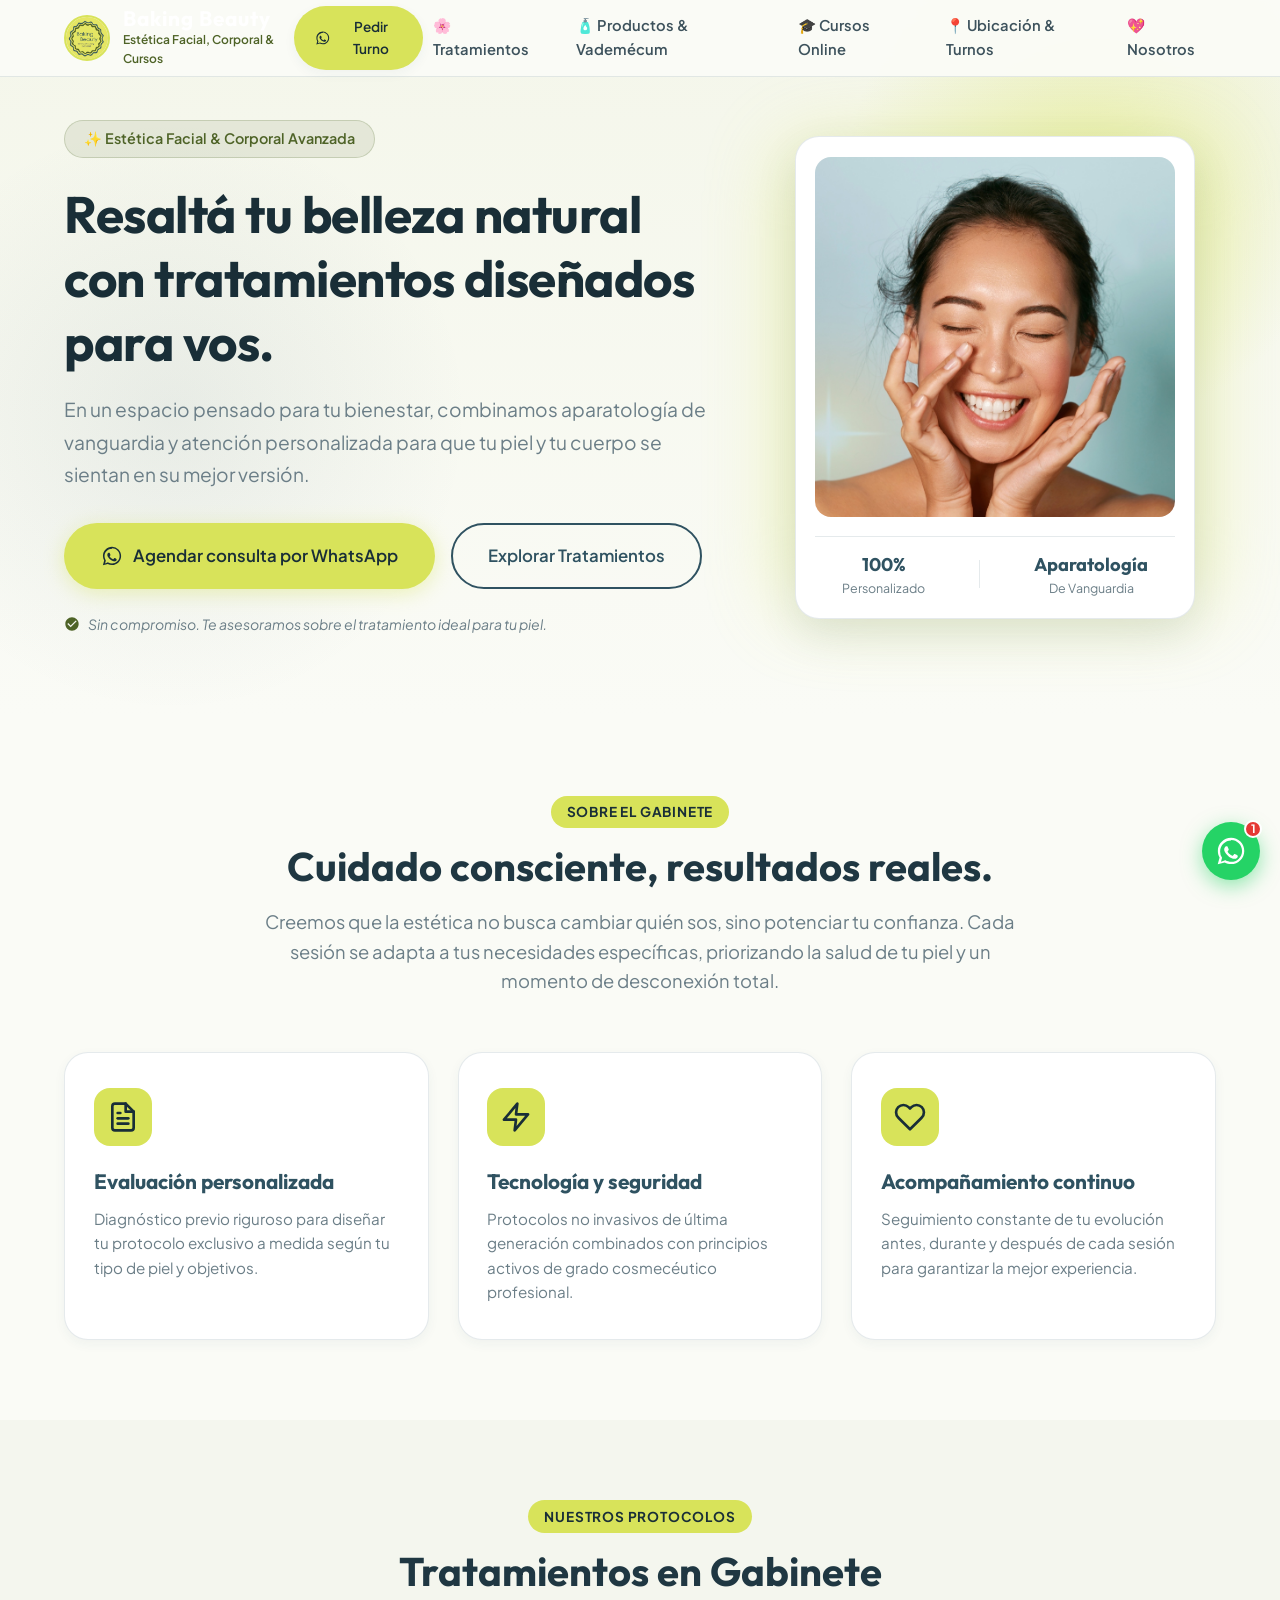
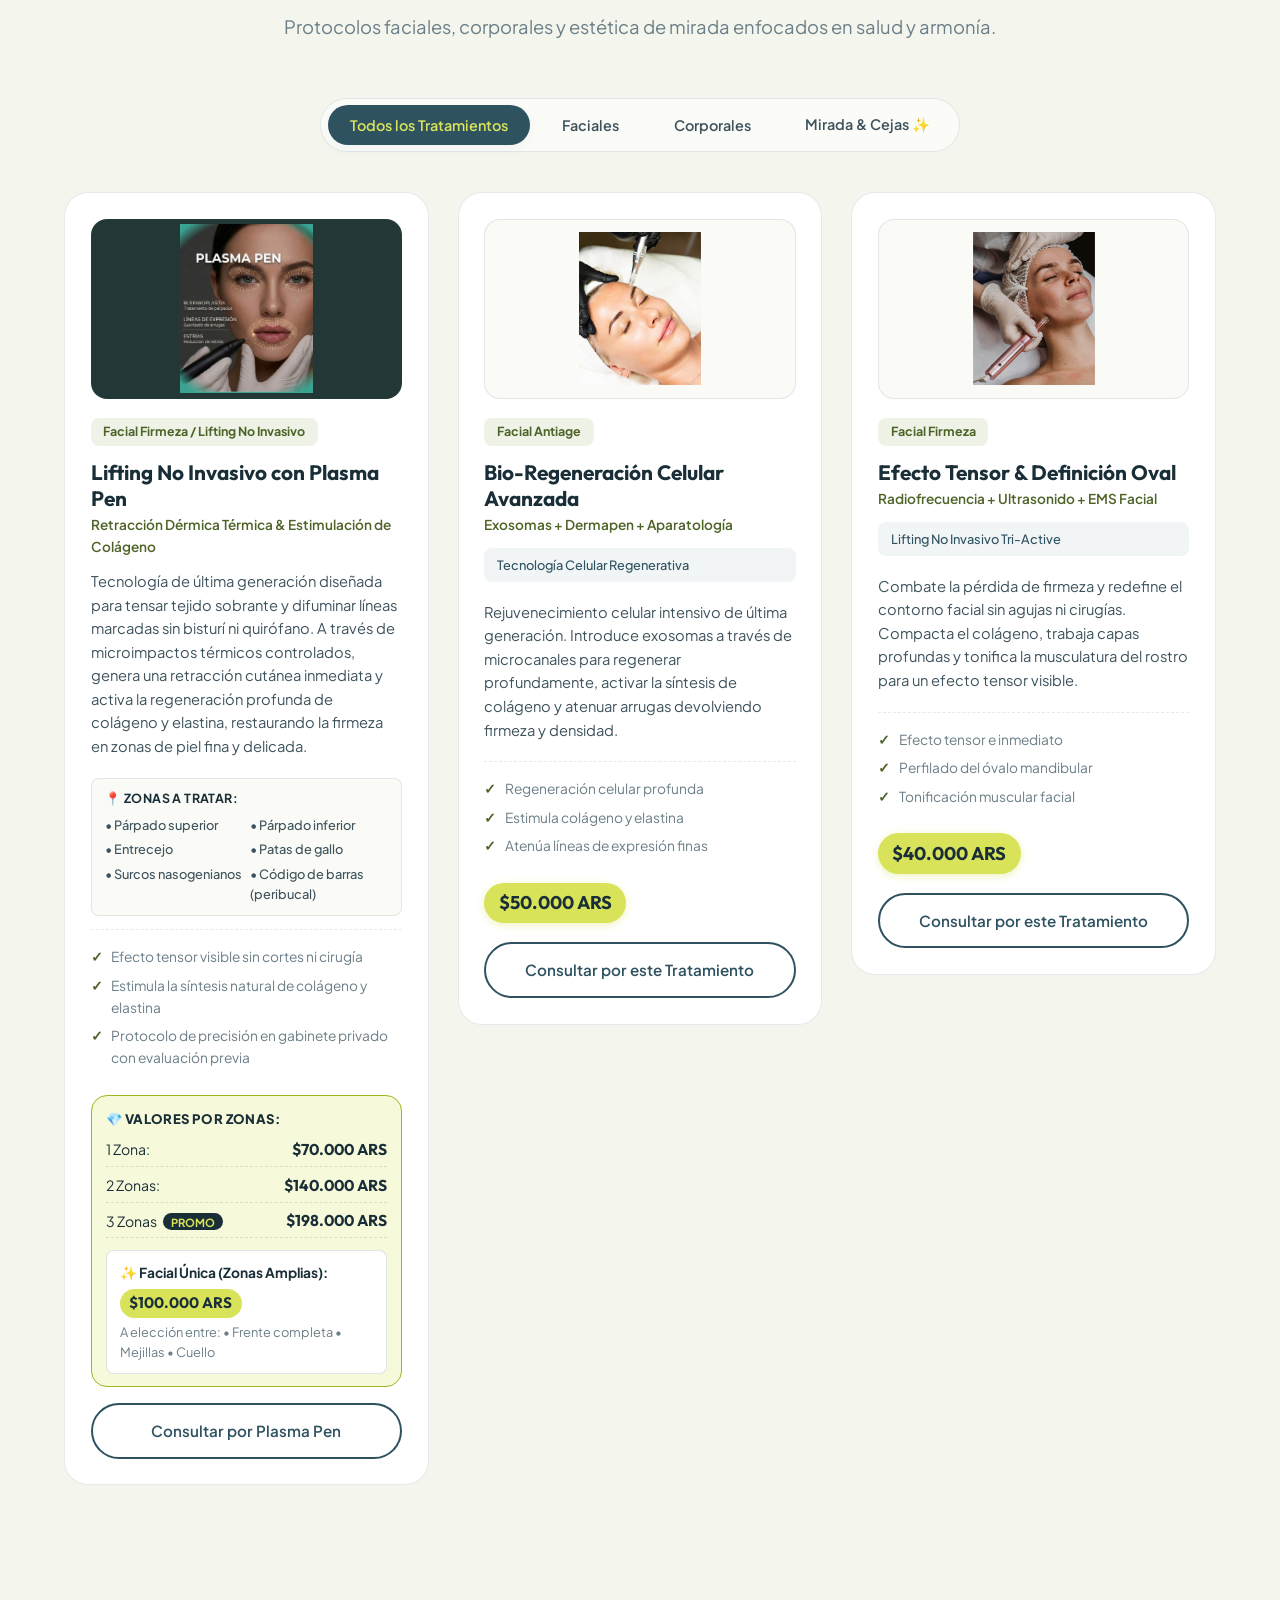
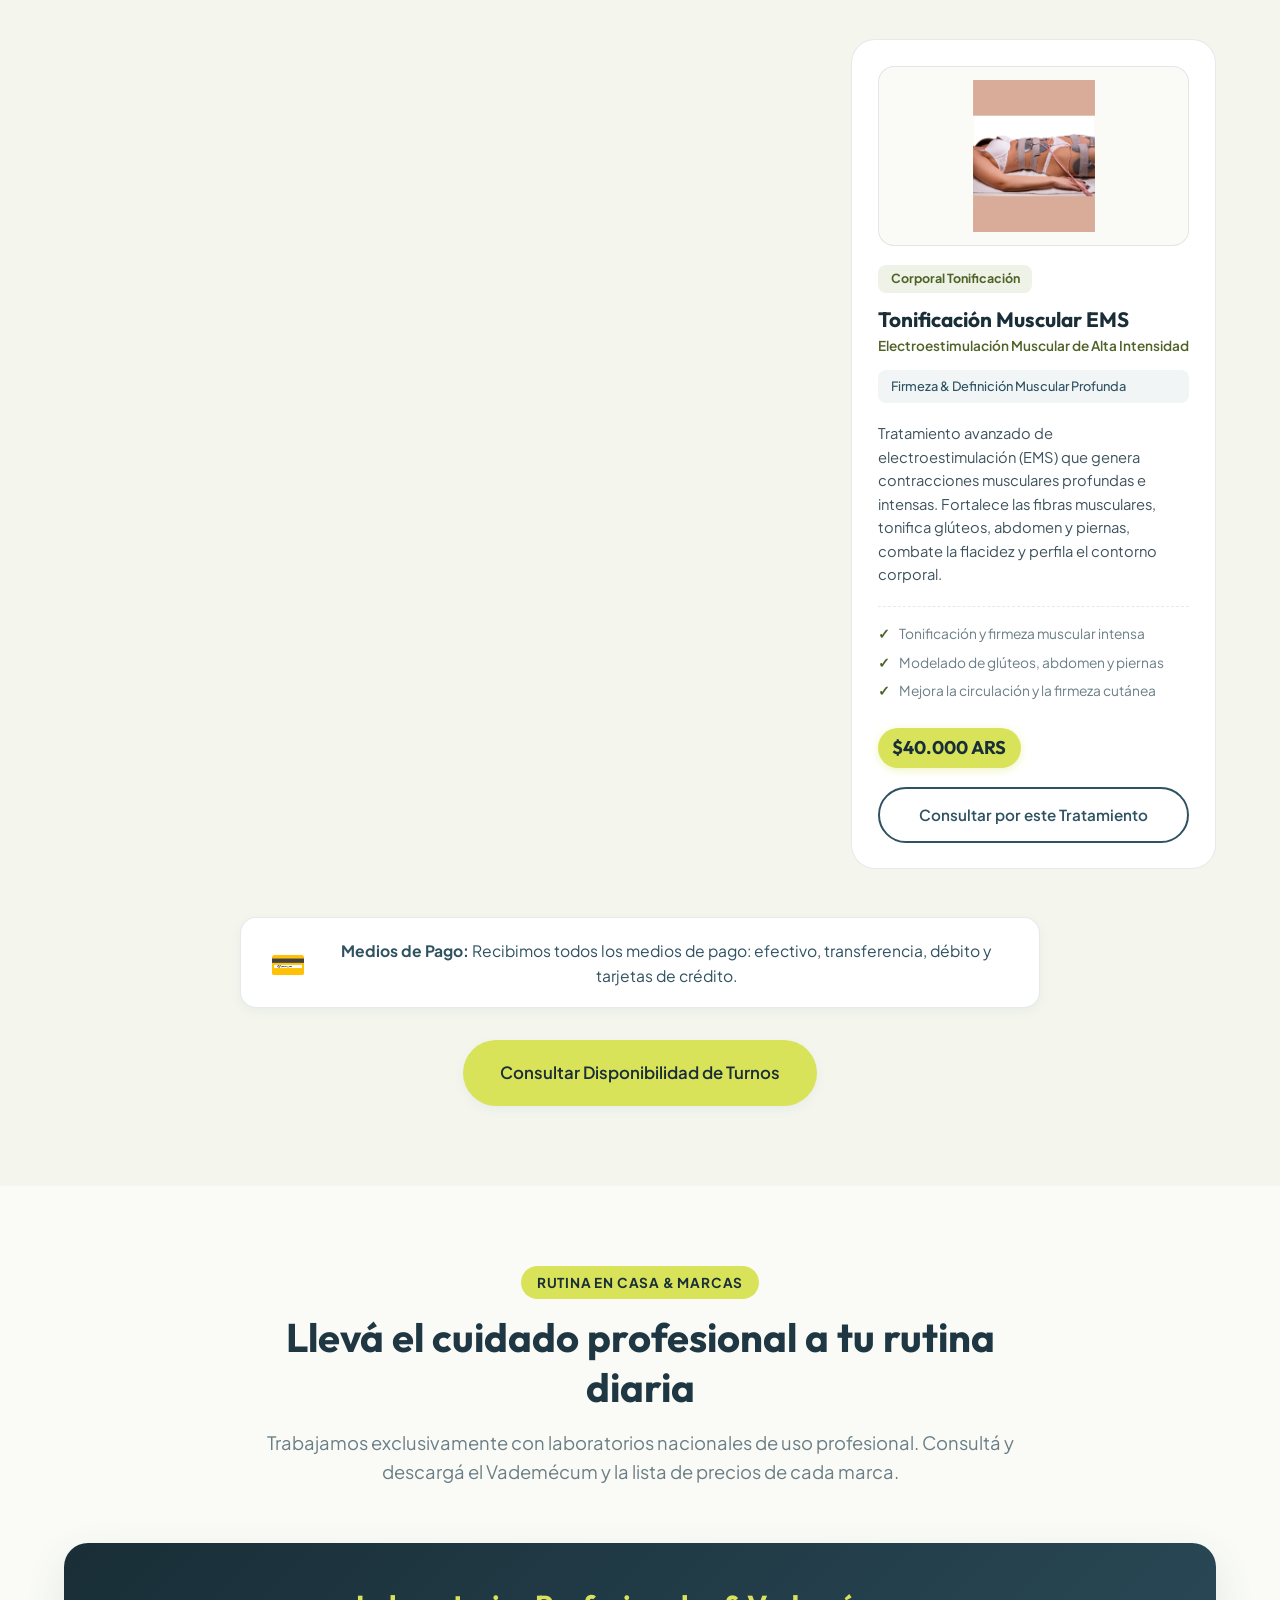
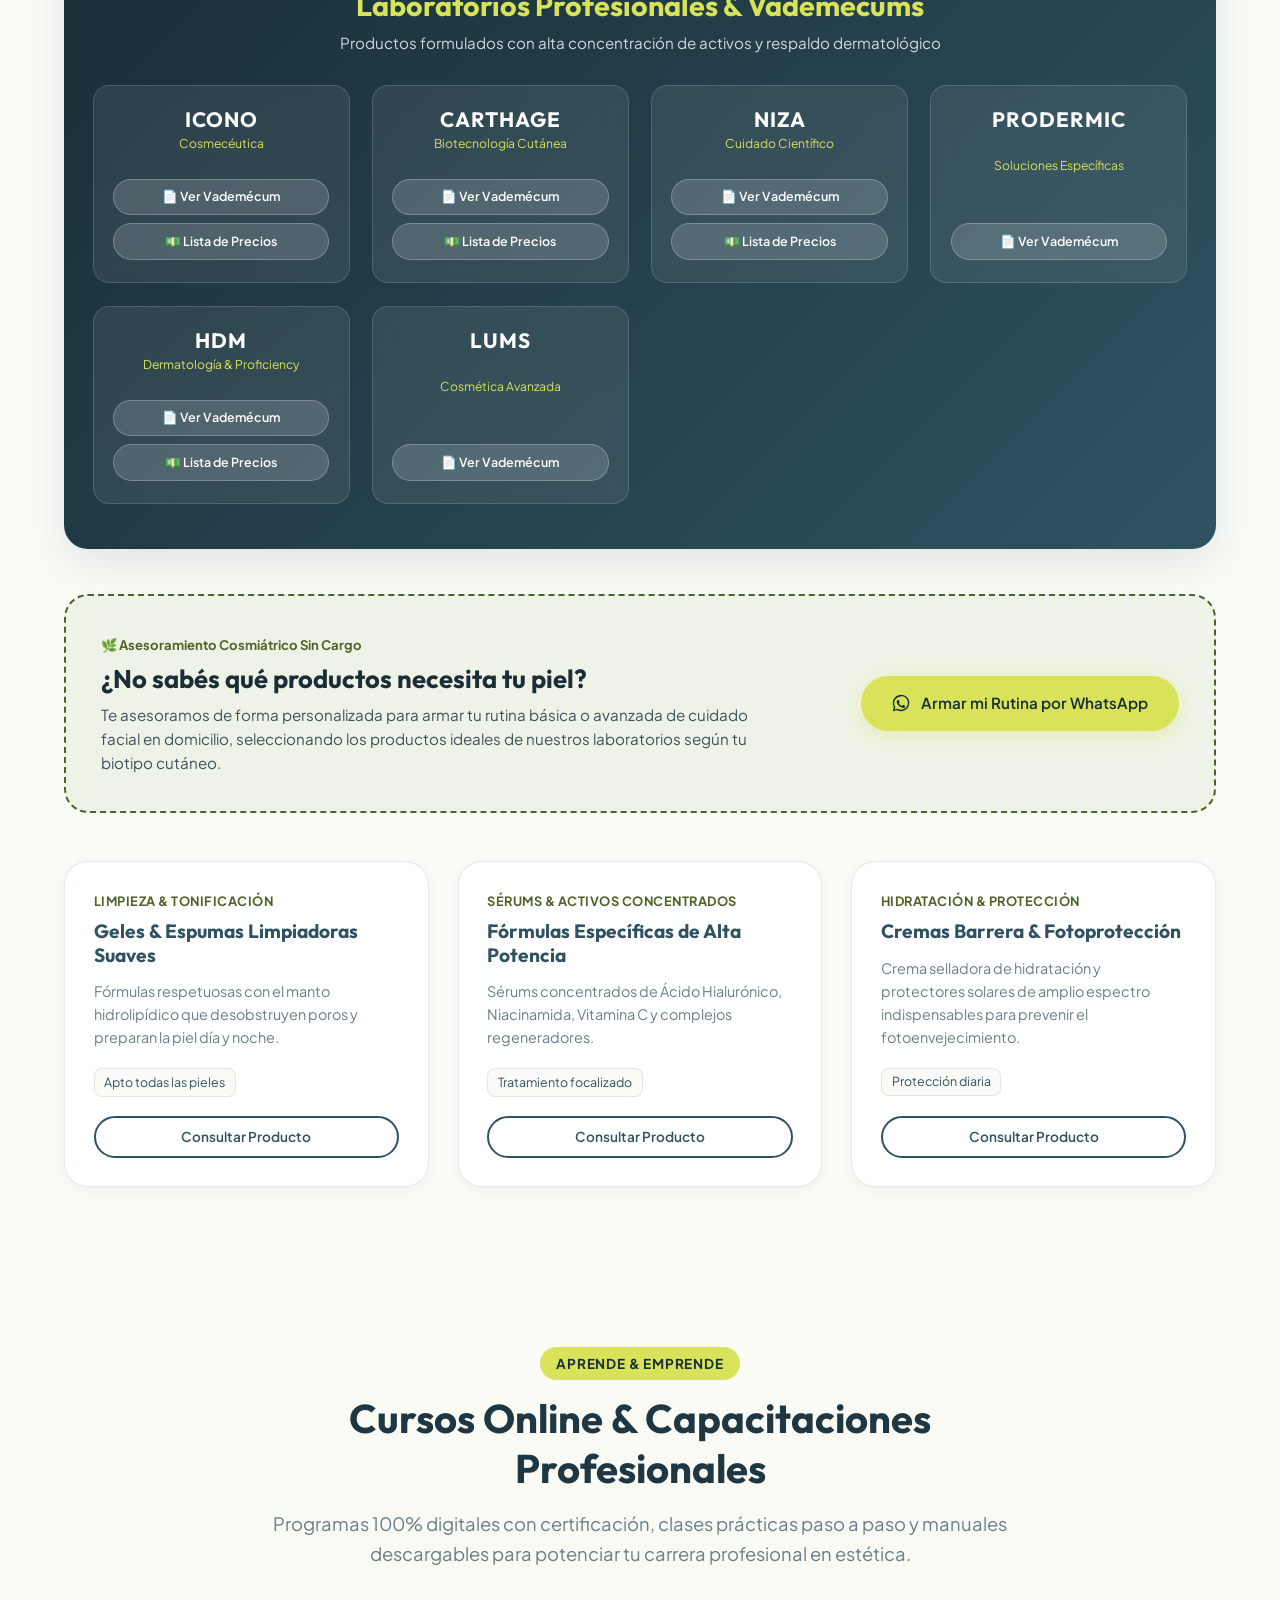
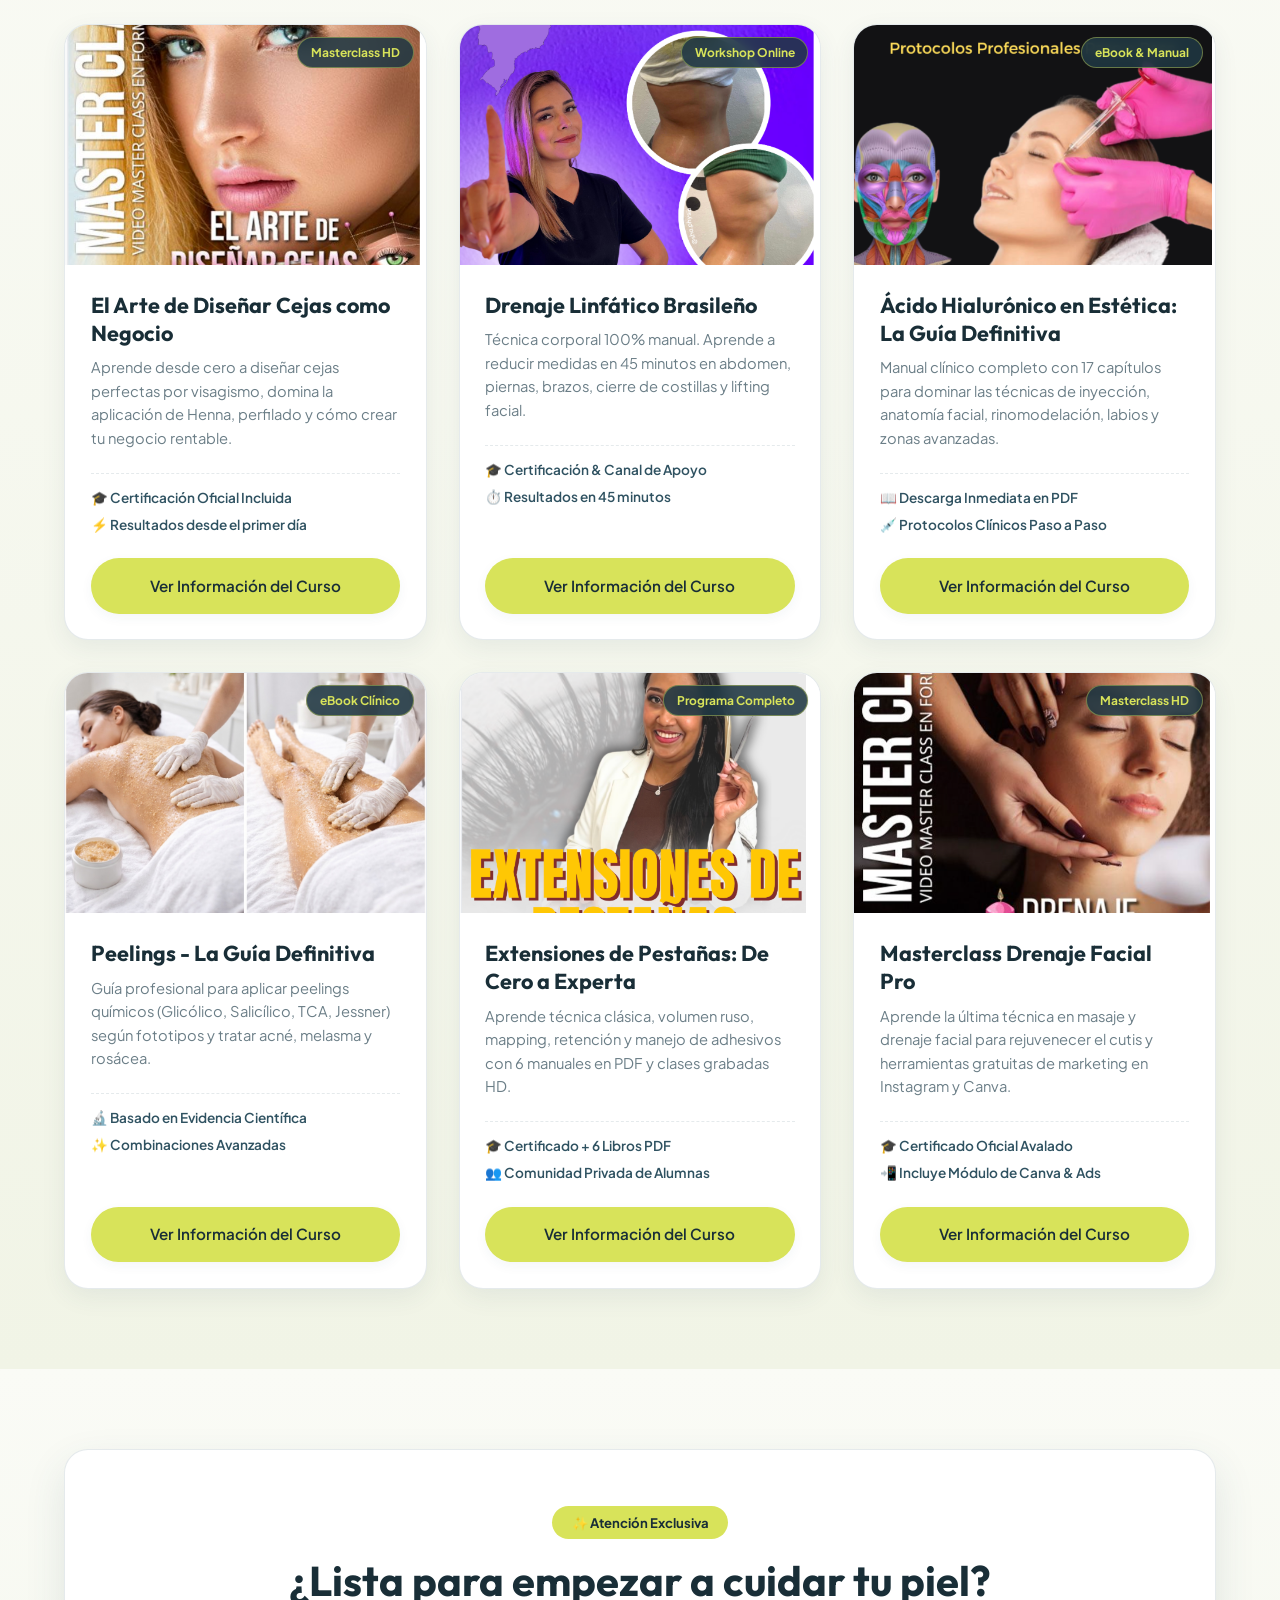
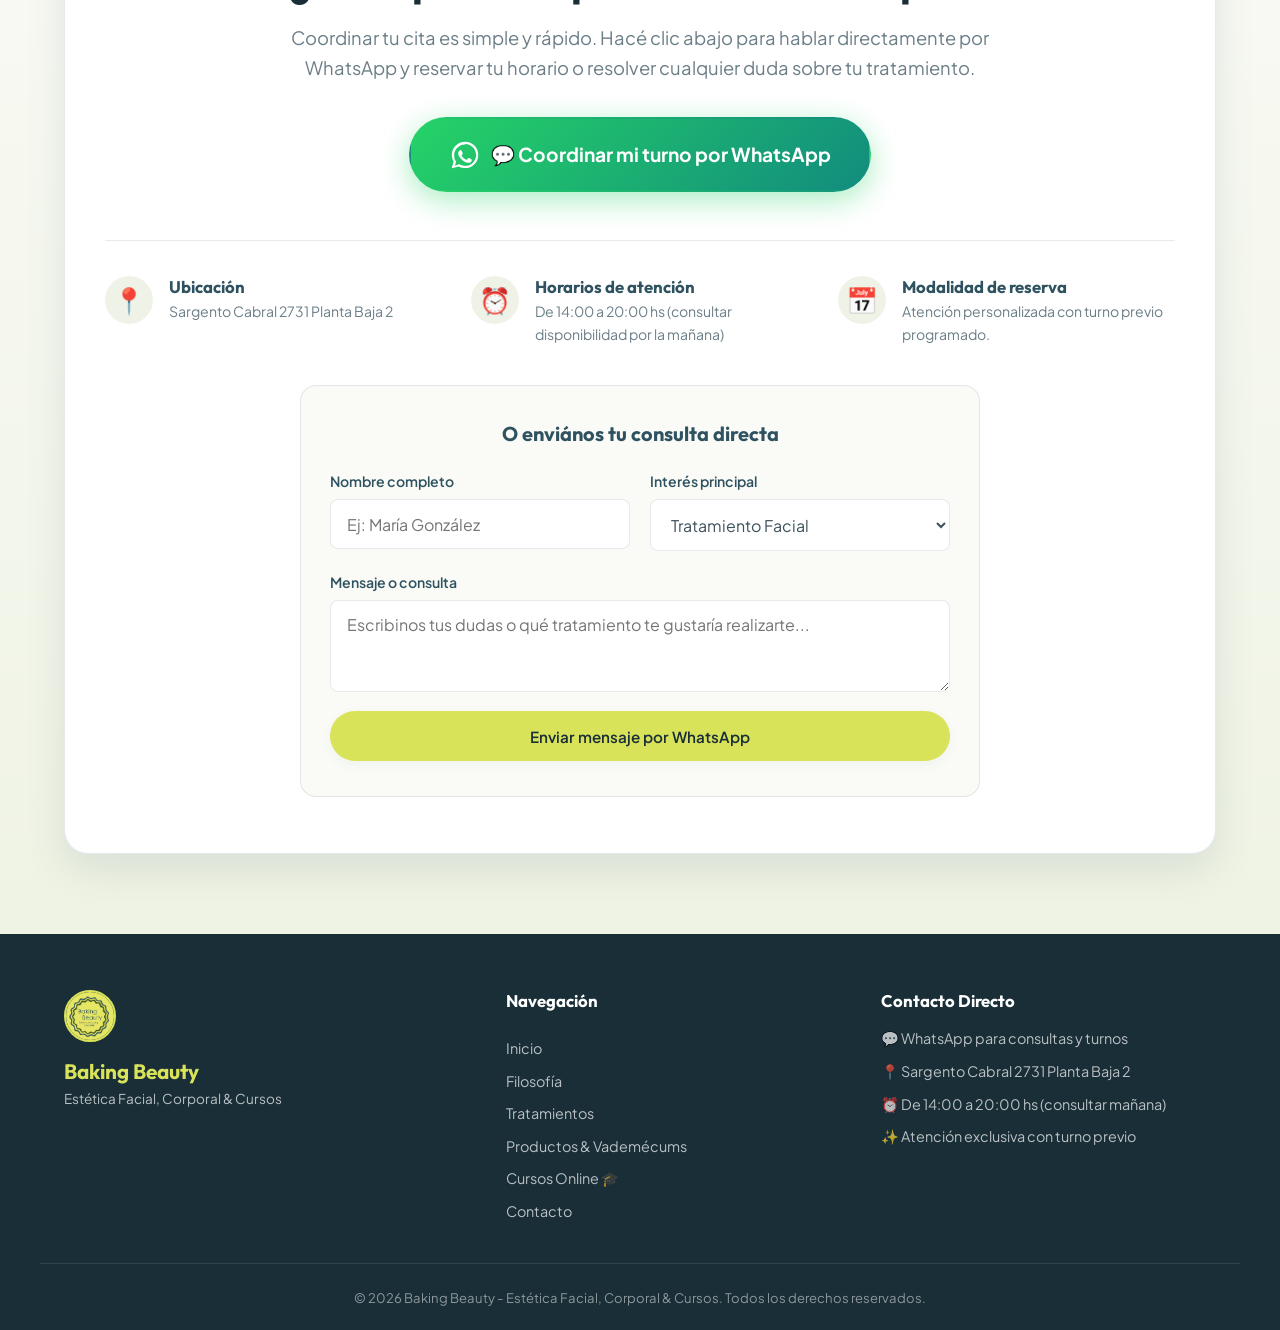
<file: index.html>
<!DOCTYPE html>
<html lang="es">
<head>
    <meta charset="UTF-8">
    <meta name="viewport" content="width=device-width, initial-scale=1.0">
    <title>Baking Beauty - Estética Facial y Corporal | Gabinete & Cursos</title>
    <meta name="description" content="Tratamientos faciales y corporales de vanguardia, aparatología avanzada, estética de mirada, productos profesionales con Vademécum y capacitaciones online.">
    <link rel="icon" type="image/jpeg" href="assets/images/logo.jpg">
    <!-- Google Fonts -->
    <link rel="preconnect" href="https://fonts.googleapis.com">
    <link rel="preconnect" href="https://fonts.gstatic.com" crossorigin>
    <link href="https://fonts.googleapis.com/css2?family=Outfit:wght@300;400;500;600;700&family=Plus+Jakarta+Sans:wght@400;500;600;700&display=swap" rel="stylesheet">
    <link rel="stylesheet" href="styles.css">
    <!-- Meta Pixel Code -->
    <script>
    !function(f,b,e,v,n,t,s)
    {if(f.fbq)return;n=f.fbq=function(){n.callMethod?
    n.callMethod.apply(n,arguments):n.queue.push(arguments)};
    if(!f._fbq)f._fbq=n;n.push=n;n.loaded=!0;n.version='2.0';
    n.queue=[];t=b.createElement(e);t.async=!0;
    t.src=v;s=b.getElementsByTagName(e)[0];
    s.parentNode.insertBefore(t,s)}(window, document,'script',
    'https://connect.facebook.net/en_US/fbevents.js');
    fbq('init', '2171608166783896');
    fbq('track', 'PageView');
    </script>
    <noscript><img height="1" width="1" style="display:none"
    src="https://www.facebook.com/tr?id=2171608166783896&ev=PageView&noscript=1"
    /></noscript>
    <!-- End Meta Pixel Code -->
</head>
<script>
  fbq('track', 'ViewContent');
</script>
<body>

    <!-- Header & Navigation -->
    <header class="site-header" id="header">
        <div class="container header-container">
            <div class="header-top-row">
                <a href="#hero" class="brand-logo">
                    <img src="assets/images/logo.jpg" alt="Baking Beauty Logo" class="logo-img">
                    <div class="brand-text">
                        <span class="brand-name">Baking Beauty</span>
                        <span class="brand-tagline">Estética Facial, Corporal & Cursos</span>
                    </div>
                </a>

                <div class="header-actions">
                    <a href="https://wa.me/qr/JULPQ2VESAFND1" 
                       target="_blank" 
                       rel="noopener noreferrer" 
                       class="btn btn-primary btn-sm btn-whatsapp">
                        <svg class="icon" viewBox="0 0 24 24" width="18" height="18" fill="currentColor">
                            <path d="M12.04 2c-5.46 0-9.91 4.45-9.91 9.91 0 1.75.46 3.45 1.32 4.95L2.05 22l5.25-1.38c1.45.79 3.08 1.21 4.74 1.21 5.46 0 9.91-4.45 9.91-9.91 0-2.65-1.03-5.14-2.9-7.01A9.84 9.84 0 0 0 12.04 2zm.01 1.67c4.54 0 8.24 3.7 8.24 8.24 0 2.2-.86 4.27-2.42 5.82a8.19 8.19 0 0 1-5.83 2.42c-1.46 0-2.9-.38-4.16-1.12l-.3-.18-3.1 1.2.82-3.02-.19-.31a8.19 8.19 0 0 1-1.26-4.38c0-4.54 3.7-8.24 8.24-8.24zm4.52 11.45c-.25-.13-1.47-.72-1.7-.81-.23-.08-.39-.13-.56.13-.17.25-.65.81-.8.98-.15.17-.3.19-.55.07-.25-.13-1.06-.39-2.02-1.25-.75-.67-1.26-1.49-1.4-1.74-.15-.25-.02-.39.11-.51.11-.11.25-.29.37-.44.13-.15.17-.25.25-.42.08-.17.04-.31-.02-.44-.06-.13-.56-1.35-.77-1.85-.2-.48-.41-.42-.56-.43h-.48c-.17 0-.44.06-.67.31-.23.25-.88.86-.88 2.1 0 1.24.9 2.44 1.03 2.61.13.17 1.77 2.7 4.29 3.79.6.26 1.07.41 1.44.53.6.19 1.15.16 1.58.1.48-.07 1.47-.6 1.68-1.18.21-.58.21-1.07.15-1.18-.06-.11-.22-.17-.47-.3z"/>
                        </svg>
                        <span>Pedir Turno</span>
                    </a>
                </div>
            </div>

            <nav class="main-nav" id="main-nav">
                <a href="#servicios" class="nav-link">🌸 Tratamientos</a>
                <a href="#productos" class="nav-link">🧴 Productos & Vademécum</a>
                <a href="#cursos" class="nav-link">🎓 Cursos Online</a>
                <a href="#contacto" class="nav-link">📍 Ubicación & Turnos</a>
                <a href="#filosofia" class="nav-link">💖 Nosotros</a>
            </nav>

            <div class="mobile-scroll-hint">👉 Deslizá con el dedo para ver más →</div>
        </div>
    </header>

    <main>
        <!-- Hero Section -->
        <section class="hero-section" id="hero">
            <div class="hero-bg-shapes">
                <div class="shape shape-1"></div>
                <div class="shape shape-2"></div>
            </div>
            <div class="container hero-container">
                <div class="hero-content">
                    <span class="hero-badge">✨ Estética Facial & Corporal Avanzada</span>
                    <h1 class="hero-title">Resaltá tu belleza natural con tratamientos diseñados para vos.</h1>
                    <p class="hero-subtitle">En un espacio pensado para tu bienestar, combinamos aparatología de vanguardia y atención personalizada para que tu piel y tu cuerpo se sientan en su mejor versión.</p>
                    
                    <div class="hero-cta-group">
                        <a href="https://wa.me/qr/JULPQ2VESAFND1" 
                           target="_blank" 
                           rel="noopener noreferrer" 
                           class="btn btn-primary btn-lg btn-glow">
                            <svg class="icon" viewBox="0 0 24 24" width="22" height="22" fill="currentColor">
                                <path d="M12.04 2c-5.46 0-9.91 4.45-9.91 9.91 0 1.75.46 3.45 1.32 4.95L2.05 22l5.25-1.38c1.45.79 3.08 1.21 4.74 1.21 5.46 0 9.91-4.45 9.91-9.91 0-2.65-1.03-5.14-2.9-7.01A9.84 9.84 0 0 0 12.04 2zm.01 1.67c4.54 0 8.24 3.7 8.24 8.24 0 2.2-.86 4.27-2.42 5.82a8.19 8.19 0 0 1-5.83 2.42c-1.46 0-2.9-.38-4.16-1.12l-.3-.18-3.1 1.2.82-3.02-.19-.31a8.19 8.19 0 0 1-1.26-4.38c0-4.54 3.7-8.24 8.24-8.24zm4.52 11.45c-.25-.13-1.47-.72-1.7-.81-.23-.08-.39-.13-.56.13-.17.25-.65.81-.8.98-.15.17-.3.19-.55.07-.25-.13-1.06-.39-2.02-1.25-.75-.67-1.26-1.49-1.4-1.74-.15-.25-.02-.39.11-.51.11-.11.25-.29.37-.44.13-.15.17-.25.25-.42.08-.17.04-.31-.02-.44-.06-.13-.56-1.35-.77-1.85-.2-.48-.41-.42-.56-.43h-.48c-.17 0-.44.06-.67.31-.23.25-.88.86-.88 2.1 0 1.24.9 2.44 1.03 2.61.13.17 1.77 2.7 4.29 3.79.6.26 1.07.41 1.44.53.6.19 1.15.16 1.58.1.48-.07 1.47-.6 1.68-1.18.21-.58.21-1.07.15-1.18-.06-.11-.22-.17-.47-.3z"/>
                            </svg>
                            <span>Agendar consulta por WhatsApp</span>
                        </a>
                        <a href="#servicios" class="btn btn-outline btn-lg">Explorar Tratamientos</a>
                    </div>
                    
                    <p class="hero-microcopy">
                        <svg viewBox="0 0 24 24" width="16" height="16" fill="currentColor">
                            <path d="M12 2C6.48 2 2 6.48 2 12s4.48 10 10 10 10-4.48 10-10S17.52 2 12 2zm-2 15l-5-5 1.41-1.41L10 14.17l7.59-7.59L19 8l-9 9z"/>
                        </svg>
                        <em>Sin compromiso. Te asesoramos sobre el tratamiento ideal para tu piel.</em>
                    </p>
                </div>

                <div class="hero-visual">
                    <div class="hero-card-glow"></div>
                    <div class="hero-card">
                        <img src="assets/images/hero-model.jpg" alt="Piel Radiante Baking Beauty" class="hero-card-img">
                        <div class="hero-card-footer">
                            <div class="hero-stat">
                                <span class="stat-num">100%</span>
                                <span class="stat-label">Personalizado</span>
                            </div>
                            <div class="hero-stat-divider"></div>
                            <div class="hero-stat">
                                <span class="stat-num">Aparatología</span>
                                <span class="stat-label">De Vanguardia</span>
                            </div>
                        </div>
                    </div>
                </div>
            </div>
        </section>

        <!-- Propuesta de Valor y Filosofía -->
        <section class="section philosophy-section" id="filosofia">
            <div class="container">
                <div class="section-header text-center">
                    <span class="section-subtitle">Sobre el Gabinete</span>
                    <h2 class="section-title">Cuidado consciente, resultados reales.</h2>
                    <p class="section-description">
                        Creemos que la estética no busca cambiar quién sos, sino potenciar tu confianza. Cada sesión se adapta a tus necesidades específicas, priorizando la salud de tu piel y un momento de desconexión total.
                    </p>
                </div>

                <div class="pillars-grid">
                    <div class="pillar-card">
                        <div class="pillar-icon">
                            <svg viewBox="0 0 24 24" width="32" height="32" fill="none" stroke="currentColor" stroke-width="2" stroke-linecap="round" stroke-linejoin="round">
                                <path d="M14 2H6a2 2 0 0 0-2 2v16a2 2 0 0 0 2 2h12a2 2 0 0 0 2-2V8z"></path>
                                <polyline points="14 2 14 8 20 8"></polyline>
                                <line x1="16" y1="13" x2="8" y2="13"></line>
                                <line x1="16" y1="17" x2="8" y2="17"></line>
                                <polyline points="10 9 9 9 8 9"></polyline>
                            </svg>
                        </div>
                        <h3 class="pillar-title">Evaluación personalizada</h3>
                        <p class="pillar-desc">Diagnóstico previo riguroso para diseñar tu protocolo exclusivo a medida según tu tipo de piel y objetivos.</p>
                    </div>

                    <div class="pillar-card">
                        <div class="pillar-icon">
                            <svg viewBox="0 0 24 24" width="32" height="32" fill="none" stroke="currentColor" stroke-width="2" stroke-linecap="round" stroke-linejoin="round">
                                <polygon points="13 2 3 14 12 14 11 22 21 10 12 10 13 2"></polygon>
                            </svg>
                        </div>
                        <h3 class="pillar-title">Tecnología y seguridad</h3>
                        <p class="pillar-desc">Protocolos no invasivos de última generación combinados con principios activos de grado cosmecéutico profesional.</p>
                    </div>

                    <div class="pillar-card">
                        <div class="pillar-icon">
                            <svg viewBox="0 0 24 24" width="32" height="32" fill="none" stroke="currentColor" stroke-width="2" stroke-linecap="round" stroke-linejoin="round">
                                <path d="M20.84 4.61a5.5 5.5 0 0 0-7.78 0L12 5.67l-1.06-1.06a5.5 5.5 0 0 0-7.78 7.78l1.06 1.06L12 21.23l7.78-7.78 1.06-1.06a5.5 5.5 0 0 0 0-7.78z"></path>
                            </svg>
                        </div>
                        <h3 class="pillar-title">Acompañamiento continuo</h3>
                        <p class="pillar-desc">Seguimiento constante de tu evolución antes, durante y después de cada sesión para garantizar la mejor experiencia.</p>
                    </div>
                </div>
            </div>
        </section>

        <!-- Catálogo de Servicios y Protocolos -->
        <section class="section services-section" id="servicios">
            <div class="container">
                <div class="section-header text-center">
                    <span class="section-subtitle">Nuestros Protocolos</span>
                    <h2 class="section-title">Tratamientos en Gabinete</h2>
                    <p class="section-description">Protocolos faciales, corporales y estética de mirada enfocados en salud y armonía.</p>
                </div>

                <!-- Tabs Filter -->
                <div class="filter-tabs">
                    <button class="tab-btn active" data-filter="all">Todos los Tratamientos</button>
                    <button class="tab-btn" data-filter="facial">Faciales</button>
                    <button class="tab-btn" data-filter="corporal">Corporales</button>
                    <button class="tab-btn" data-filter="mirada">Mirada & Cejas ✨</button>
                </div>

                <!-- Services Grid -->
                <div class="services-grid" id="services-grid">

                    <!-- Facial 0: Lifting No Invasivo con Plasma Pen -->
                    <article class="service-card" data-category="facial">
                        <div class="service-img-wrapper service-img-wrapper-tall">
                            <img src="assets/images/plasma-pen.png" alt="Lifting No Invasivo con Plasma Pen" class="service-img">
                        </div>
                        <div class="service-badge">Facial Firmeza / Lifting No Invasivo</div>
                        <h3 class="service-title">Lifting No Invasivo con Plasma Pen</h3>
                        <span class="service-subtitle">Retracción Dérmica Térmica & Estimulación de Colágeno</span>
                        <p class="service-desc">
                            Tecnología de última generación diseñada para tensar tejido sobrante y difuminar líneas marcadas sin bisturí ni quirófano. A través de microimpactos térmicos controlados, genera una retracción cutánea inmediata y activa la regeneración profunda de colágeno y elastina, restaurando la firmeza en zonas de piel fina y delicada.
                        </p>

                        <div class="service-zones-box">
                            <span class="service-zones-title">📍 Zonas a tratar:</span>
                            <ul class="service-zones-grid">
                                <li>• Párpado superior</li>
                                <li>• Párpado inferior</li>
                                <li>• Entrecejo</li>
                                <li>• Patas de gallo</li>
                                <li>• Surcos nasogenianos</li>
                                <li>• Código de barras (peribucal)</li>
                            </ul>
                        </div>

                        <ul class="service-benefits">
                            <li>Efecto tensor visible sin cortes ni cirugía</li>
                            <li>Estimula la síntesis natural de colágeno y elastina</li>
                            <li>Protocolo de precisión en gabinete privado con evaluación previa</li>
                        </ul>

                        <div class="service-pricing-box">
                            <span class="service-pricing-title">💎 Valores por Zonas:</span>
                            <ul class="service-pricing-list">
                                <li><span>1 Zona:</span> <strong>$70.000 ARS</strong></li>
                                <li><span>2 Zonas:</span> <strong>$140.000 ARS</strong></li>
                                <li><span>3 Zonas <span class="promo-pill">PROMO</span></span> <strong>$198.000 ARS</strong></li>
                            </ul>
                            <div class="service-pricing-wide">
                                <div class="service-pricing-wide-header">
                                    <span>✨ Facial Única (Zonas Amplias):</span>
                                    <strong>$100.000 ARS</strong>
                                </div>
                                <p class="service-pricing-wide-sub">A elección entre: • Frente completa • Mejillas • Cuello</p>
                            </div>
                        </div>

                        <a href="https://wa.me/qr/JULPQ2VESAFND1" 
                           target="_blank" rel="noopener noreferrer" class="btn btn-outline-primary btn-block">
                            Consultar por Plasma Pen
                        </a>
                    </article>

                    <!-- Facial 1: Bio-Regeneración Celular Avanzada -->
                    <article class="service-card" data-category="facial">
                        <div class="service-img-wrapper">
                            <img src="assets/images/1.svg" alt="Bio-Regeneración Celular Avanzada" class="service-img">
                        </div>
                        <div class="service-badge">Facial Antiage</div>
                        <h3 class="service-title">Bio-Regeneración Celular Avanzada</h3>
                        <span class="service-subtitle">Exosomas + Dermapen + Aparatología</span>
                        <div class="service-tech">Tecnología Celular Regenerativa</div>
                        <p class="service-desc">
                            Rejuvenecimiento celular intensivo de última generación. Introduce exosomas a través de microcanales para regenerar profundamente, activar la síntesis de colágeno y atenuar arrugas devolviendo firmeza y densidad.
                        </p>
                        <ul class="service-benefits">
                            <li>Regeneración celular profunda</li>
                            <li>Estimula colágeno y elastina</li>
                            <li>Atenúa líneas de expresión finas</li>
                        </ul>
                        <div class="service-price-tag">$50.000 ARS</div>
                        <a href="https://wa.me/qr/JULPQ2VESAFND1" 
                           target="_blank" rel="noopener noreferrer" class="btn btn-outline-primary btn-block">
                            Consultar por este Tratamiento
                        </a>
                    </article>

                    <!-- Facial 2: Efecto Tensor -->
                    <article class="service-card" data-category="facial">
                        <div class="service-img-wrapper">
                            <img src="assets/images/2.svg" alt="Efecto Tensor & Definición Oval" class="service-img">
                        </div>
                        <div class="service-badge">Facial Firmeza</div>
                        <h3 class="service-title">Efecto Tensor & Definición Oval</h3>
                        <span class="service-subtitle">Radiofrecuencia + Ultrasonido + EMS Facial</span>
                        <div class="service-tech">Lifting No Invasivo Tri-Active</div>
                        <p class="service-desc">
                            Combate la pérdida de firmeza y redefine el contorno facial sin agujas ni cirugías. Compacta el colágeno, trabaja capas profundas y tonifica la musculatura del rostro para un efecto tensor visible.
                        </p>
                        <ul class="service-benefits">
                            <li>Efecto tensor e inmediato</li>
                            <li>Perfilado del óvalo mandibular</li>
                            <li>Tonificación muscular facial</li>
                        </ul>
                        <div class="service-price-tag">$40.000 ARS</div>
                        <a href="https://wa.me/qr/JULPQ2VESAFND1" 
                           target="_blank" rel="noopener noreferrer" class="btn btn-outline-primary btn-block">
                            Consultar por este Tratamiento
                        </a>
                    </article>

                    <!-- Facial 3: Renovación Cutánea Customizada -->
                    <article class="service-card" data-category="facial">
                        <div class="service-img-wrapper">
                            <img src="assets/images/19.svg" alt="Renovación Cutánea Customizada" class="service-img">
                        </div>
                        <div class="service-badge">Renovación Cutánea</div>
                        <h3 class="service-title">Renovación Cutánea Customizada</h3>
                        <span class="service-subtitle">Peeling Químico y/o Mecánico (Punta de Diamante)</span>
                        <div class="service-tech">Exfoliación & Glow Personalizado</div>
                        <p class="service-desc">
                            Exfoliación controlada 100% personalizada según tu tipo de piel. Remueve células muertas, aclara el tono, alisa la textura áspera, minimiza poros dilatados y optimiza la absorción de nutrientes.
                        </p>
                        <ul class="service-benefits">
                            <li>Luminosidad inmediata (Glow)</li>
                            <li>Textura suave y poros refinados</li>
                            <li>Tono homogéneo y revitalizado</li>
                        </ul>
                        <div class="service-price-tag">$35.000 ARS</div>
                        <a href="https://wa.me/qr/JULPQ2VESAFND1" 
                           target="_blank" rel="noopener noreferrer" class="btn btn-outline-primary btn-block">
                            Consultar por este Tratamiento
                        </a>
                    </article>

                    <!-- Facial 4: Protocolo Antimanchas Unify -->
                    <article class="service-card" data-category="facial">
                        <div class="service-img-wrapper">
                            <img src="assets/images/22.svg" alt="Protocolo Antimanchas Unify" class="service-img">
                        </div>
                        <div class="service-badge">Despigmentante</div>
                        <h3 class="service-title">Protocolo Antimanchas Unify</h3>
                        <span class="service-subtitle">Láser / Luz Pulsada + Activos Despigmentantes</span>
                        <div class="service-tech">Clarificante & Corrección Pigmentaria</div>
                        <p class="service-desc">
                            Tratamiento correctivo para aclarar manchas solares, melasma e hiperpigmentaciones. Fragmenta selectivamente la melanina e inhibe nuevas pigmentaciones para un rostro uniforme y radiante.
                        </p>
                        <ul class="service-benefits">
                            <li>Aclara manchas y melasma</li>
                            <li>Unifica el tono de la piel</li>
                            <li>Previene nuevas pigmentaciones</li>
                        </ul>
                        <div class="service-price-tag">$40.000 ARS</div>
                        <a href="https://wa.me/qr/JULPQ2VESAFND1" 
                           target="_blank" rel="noopener noreferrer" class="btn btn-outline-primary btn-block">
                            Consultar por este Tratamiento
                        </a>
                    </article>

                    <!-- Facial 5: Limpieza Profunda -->
                    <article class="service-card" data-category="facial">
                        <div class="service-img-wrapper">
                            <img src="assets/images/19.svg" alt="Limpieza Profunda & Shot de Hidratación" class="service-img">
                        </div>
                        <div class="service-badge">Higiene & Hidratación</div>
                        <h3 class="service-title">Limpieza Profunda & Shot de Hidratación</h3>
                        <span class="service-subtitle">Aparatología de Higiene + Extracciones + Shot Hidratante</span>
                        <div class="service-tech">Detox & Pureza Facial Total</div>
                        <p class="service-desc">
                            Higiene dérmica completa para desobstruir poros, eliminar puntos negros y sebo. Finaliza con un shot intensivo de hidratación y activos calmantes que restauran la barrera cutánea.
                        </p>
                        <ul class="service-benefits">
                            <li>Piel libre de impurezas y puntos negros</li>
                            <li>Descongestión y frescura dérmica</li>
                            <li>Hidratación profunda duradera</li>
                        </ul>
                        <div class="service-price-tag">$40.000 ARS</div>
                        <a href="https://wa.me/qr/JULPQ2VESAFND1" 
                           target="_blank" rel="noopener noreferrer" class="btn btn-outline-primary btn-block">
                            Consultar por este Tratamiento
                        </a>
                    </article>

                    <!-- Facial 6: Regeneración Post-Acné -->
                    <article class="service-card" data-category="facial">
                        <div class="service-img-wrapper">
                            <img src="assets/images/20.svg" alt="Regeneración Dérmica Post-Acné" class="service-img">
                        </div>
                        <div class="service-badge">Acné & Cicatrices</div>
                        <h3 class="service-title">Regeneración Dérmica Post-Acné</h3>
                        <span class="service-subtitle">Activos Bactericidas + Inducción de Colágeno</span>
                        <div class="service-tech">Terapia para Acné & Regeneración de Marcas</div>
                        <p class="service-desc">
                            Tratamiento de doble acción: regula la secreción sebácea y calma brotes activos, mientras que mediante estimulación dérmica suaviza cicatrices atróficas ("pocitos") y rojeces residuales.
                        </p>
                        <ul class="service-benefits">
                            <li>Control del acné activo y sebo</li>
                            <li>Suavizado de cicatrices y marcas</li>
                            <li>Regeneración de tejido cutáneo</li>
                        </ul>
                        <div class="service-price-tag">$50.000 ARS</div>
                        <a href="https://wa.me/qr/JULPQ2VESAFND1" 
                           target="_blank" rel="noopener noreferrer" class="btn btn-outline-primary btn-block">
                            Consultar por este Tratamiento
                        </a>
                    </article>

                    <!-- MIRADA 1: Lash Lifting Nutritivo -->
                    <article class="service-card" data-category="facial mirada">
                        <div class="service-img-wrapper">
                            <img src="assets/images/lash-brow-1.png" alt="Lash Lifting Nutritivo" class="service-img service-img-photo">
                        </div>
                        <div class="service-badge">Pestañas</div>
                        <h3 class="service-title">Lash Lifting Nutritivo</h3>
                        <span class="service-subtitle">Nutrición, Curvatura & Longitud Natural</span>
                        <div class="service-tech">Elevación de Pestañas desde la Raíz</div>
                        <p class="service-desc">
                            Eleva, curva y nutre cada pestaña desde la raíz aportando longitud y un efecto máscara natural duradero sin necesidad de maquillarte a diario.
                        </p>
                        <ul class="service-benefits">
                            <li>Curvatura y longitud visible sin rímel</li>
                            <li>Tratamiento nutritivo para el pelo</li>
                            <li>Resultado natural de larga duración</li>
                        </ul>
                        <div class="service-price-tag">$28.000 ARS</div>
                        <a href="https://wa.me/message/T3XJ4SQKZAMJH1" 
                           target="_blank" rel="noopener noreferrer" class="btn btn-outline-primary btn-block">
                            Consultar por Pestañas
                        </a>
                    </article>

                    <!-- MIRADA 2: Diseño y Perfilado de Cejas -->
                    <article class="service-card" data-category="facial mirada">
                        <div class="service-img-wrapper">
                            <img src="assets/images/lash-brow-2.png" alt="Diseño y Perfilado de Cejas" class="service-img service-img-photo">
                        </div>
                        <div class="service-badge">Cejas</div>
                        <h3 class="service-title">Diseño y Perfilado de Cejas</h3>
                        <span class="service-subtitle">Visagismo Facial & Diseño Personalizado</span>
                        <div class="service-tech">Perfilado & Definición de Arcos</div>
                        <p class="service-desc">
                            Estudio de la morfología del rostro para diseñar y depilar tus cejas con máxima precisión, logrando simetría, limpieza y un marco armonioso para tu mirada.
                        </p>
                        <ul class="service-benefits">
                            <li>Diseño personalizado según tu rostro</li>
                            <li>Simetría y acabado prolijo</li>
                            <li>Enmarca y realza la expresión facial</li>
                        </ul>
                        <div class="service-price-tag">$20.000 ARS</div>
                        <a href="https://wa.me/message/T3XJ4SQKZAMJH1" 
                           target="_blank" rel="noopener noreferrer" class="btn btn-outline-primary btn-block">
                            Consultar por Cejas
                        </a>
                    </article>

                    <!-- MIRADA 3: Laminado Nutritivo de Cejas -->
                    <article class="service-card" data-category="facial mirada">
                        <div class="service-img-wrapper">
                            <img src="assets/images/lash-brow-3.png" alt="Laminado Nutritivo de Cejas" class="service-img service-img-photo">
                        </div>
                        <div class="service-badge">Cejas</div>
                        <h3 class="service-title">Laminado Nutritivo de Cejas</h3>
                        <span class="service-subtitle">Fijación, Peinado & Nutrición Dérmica</span>
                        <div class="service-tech">Efecto Brow Lamination Poblado</div>
                        <p class="service-desc">
                            Redirecciona, fija y disciplina los pelos de las cejas, rellenando espacios y logrando un efecto visual de cejas más tupidas, ordenadas e hidratadas.
                        </p>
                        <ul class="service-benefits">
                            <li>Fija y ordena pelos rebeldes</li>
                            <li>Efecto de mayor volumen y densidad</li>
                            <li>Hidratación nutritiva intensiva</li>
                        </ul>
                        <div class="service-price-tag">$30.000 ARS</div>
                        <a href="https://wa.me/message/T3XJ4SQKZAMJH1" 
                           target="_blank" rel="noopener noreferrer" class="btn btn-outline-primary btn-block">
                            Consultar por Laminado
                        </a>
                    </article>

                    <!-- MIRADA 4: Aplicación de Tinte -->
                    <article class="service-card" data-category="facial mirada">
                        <div class="service-img-wrapper">
                            <img src="assets/images/lash-brow-4.png" alt="Aplicación de Tinte" class="service-img service-img-photo">
                        </div>
                        <div class="service-badge">Pestañas & Cejas</div>
                        <h3 class="service-title">Aplicación de Tinte Profesional</h3>
                        <span class="service-subtitle">Color, Intensidad & Profundidad</span>
                        <div class="service-tech">Pigmentación Específica para Mirada</div>
                        <p class="service-desc">
                            Tinte formulado para cejas y pestañas que aporta tono e intensidad, oscureciendo pelos claros y resaltando la definición de la mirada de forma natural.
                        </p>
                        <ul class="service-benefits">
                            <li>Aporta profundidad y definición</li>
                            <li>Cubre pelos claros o canas</li>
                            <li>Color duradero e inalterable</li>
                        </ul>
                        <div class="service-price-tag">$8.000 ARS</div>
                        <a href="https://wa.me/message/T3XJ4SQKZAMJH1" 
                           target="_blank" rel="noopener noreferrer" class="btn btn-outline-primary btn-block">
                            Consultar por Tinte
                        </a>
                    </article>

                    <!-- COMBO 1: Lash Lifting + Diseño y Perfilado -->
                    <article class="service-card" data-category="facial mirada">
                        <div class="service-img-wrapper">
                            <img src="assets/images/lash-brow-1.png" alt="Combo Lash Lifting + Diseño de Cejas" class="service-img service-img-photo">
                        </div>
                        <div class="service-badge">Combo Mirada ✨</div>
                        <h3 class="service-title">Lash Lifting Nutritivo + Diseño & Perfilado</h3>
                        <span class="service-subtitle">El Dúo Infaltable para Pestañas & Cejas</span>
                        <div class="service-tech">Tratamiento Integral de Mirada</div>
                        <p class="service-desc">
                            Combinación ideal: curvatura y nutrición para tus pestañas junto con el diseño visagista y perfilado de cejas para una mirada radiante e impactante.
                        </p>
                        <ul class="service-benefits">
                            <li>Elevación de pestañas + diseño de cejas</li>
                            <li>Ahorro especial en combo promocional</li>
                            <li>Listos para lucir sin maquillaje</li>
                        </ul>
                        <div class="service-price-tag">$42.000 ARS</div>
                        <a href="https://wa.me/message/T3XJ4SQKZAMJH1" 
                           target="_blank" rel="noopener noreferrer" class="btn btn-outline-primary btn-block">
                            Reservar Combo $42.000
                        </a>
                    </article>

                    <!-- COMBO 2: Laminado Nutritivo + Diseño y Perfilado -->
                    <article class="service-card" data-category="facial mirada">
                        <div class="service-img-wrapper">
                            <img src="assets/images/lash-brow-3.png" alt="Combo Laminado + Diseño de Cejas" class="service-img service-img-photo">
                        </div>
                        <div class="service-badge">Combo Mirada ✨</div>
                        <h3 class="service-title">Laminado Nutritivo + Diseño & Perfilado</h3>
                        <span class="service-subtitle">Cejas Perfectas & Pobladas</span>
                        <div class="service-tech">Fijación, Orden & Depilación Visagista</div>
                        <p class="service-desc">
                            El combo definitivo para tus cejas: laminado para fijar y dar volumen a los pelos junto con el perfilado perfecto que enmarca tu rostro.
                        </p>
                        <ul class="service-benefits">
                            <li>Cejas peinadas, voluminosas y simétricas</li>
                            <li>Tratamiento completo en una sola sesión</li>
                            <li>Fijación prolongada</li>
                        </ul>
                        <div class="service-price-tag">$40.000 ARS</div>
                        <a href="https://wa.me/message/T3XJ4SQKZAMJH1" 
                           target="_blank" rel="noopener noreferrer" class="btn btn-outline-primary btn-block">
                            Reservar Combo $40.000
                        </a>
                    </article>

                    <!-- COMBO 3: Diseño y Perfilado + Tinte -->
                    <article class="service-card" data-category="facial mirada">
                        <div class="service-img-wrapper">
                            <img src="assets/images/lash-brow-2.png" alt="Combo Diseño de Cejas + Tinte" class="service-img service-img-photo">
                        </div>
                        <div class="service-badge">Combo Mirada ✨</div>
                        <h3 class="service-title">Diseño & Perfilado de Cejas + Tinte</h3>
                        <span class="service-subtitle">Definición & Color Intenso</span>
                        <div class="service-tech">Perfilado Visagista + Pigmento Profesional</div>
                        <p class="service-desc">
                            Perfilado minucioso de cejas complementado con tinte profesional que rellena pequeños huecos y destaca la forma natural con mayor intensidad.
                        </p>
                        <ul class="service-benefits">
                            <li>Cejas marcadas y definidas</li>
                            <li>Cubre canas y resalta pelos claros</li>
                            <li>Efecto maquillaje suave y prolijo</li>
                        </ul>
                        <div class="service-price-tag">$25.000 ARS</div>
                        <a href="https://wa.me/message/T3XJ4SQKZAMJH1" 
                           target="_blank" rel="noopener noreferrer" class="btn btn-outline-primary btn-block">
                            Reservar Combo $25.000
                        </a>
                    </article>

                    <!-- Corporal 1: Modelado Corporal Integral -->
                    <article class="service-card" data-category="corporal">
                        <div class="service-img-wrapper">
                            <img src="assets/images/12.svg" alt="Modelado Corporal Integral" class="service-img">
                        </div>
                        <div class="service-badge">Corporal Reductor</div>
                        <h3 class="service-title">Modelado Corporal Integral</h3>
                        <span class="service-subtitle">Lipoláser + Ultracavitación + Radiofrecuencia</span>
                        <div class="service-tech">Protocolo Lipo-Reductor Localizado</div>
                        <p class="service-desc">
                            Modelado no invasivo para adiposidad localizada rebelde (abdomen, flancos, pantalón de montar, espalda). Disuelve depósitos grasos y reafirma el tejido evitando la flacidez.
                        </p>
                        <ul class="service-benefits">
                            <li>Reducción progresiva de centímetros</li>
                            <li>Destrucción de depósitos grasos</li>
                            <li>Prevención de flacidez corporal</li>
                        </ul>
                        <div class="service-price-tag">$40.000 ARS</div>
                        <a href="https://wa.me/qr/JULPQ2VESAFND1" 
                           target="_blank" rel="noopener noreferrer" class="btn btn-outline-primary btn-block">
                            Consultar por este Tratamiento
                        </a>
                    </article>

                    <!-- Corporal 2: Reafirmante Dérmico Corporal -->
                    <article class="service-card" data-category="corporal">
                        <div class="service-img-wrapper">
                            <img src="assets/images/13.svg" alt="Reafirmante Dérmico Corporal" class="service-img">
                        </div>
                        <div class="service-badge">Corporal Reafirmante</div>
                        <h3 class="service-title">Reafirmante Dérmico Corporal</h3>
                        <span class="service-subtitle">Radiofrecuencia + Ultrasonido + Dermapen Corporal</span>
                        <div class="service-tech">Protocolo Tensor & Colágeno Activo</div>
                        <p class="service-desc">
                            Tratamiento intensivo para combatir la laxitud cutánea en áreas críticas (abdomen post-parto, brazos, glúteos y entrepierna). Estimula masivamente la síntesis de colágeno.
                        </p>
                        <ul class="service-benefits">
                            <li>Tonicidad y firmeza dérmica</li>
                            <li>Restauración de elasticidad</li>
                            <li>Ideal para abdomen, brazos y piernas</li>
                        </ul>
                        <div class="service-price-tag">$45.000 - $50.000 ARS <span class="price-zone-note">(según zona)</span></div>
                        <a href="https://wa.me/qr/JULPQ2VESAFND1" 
                           target="_blank" rel="noopener noreferrer" class="btn btn-outline-primary btn-block">
                            Consultar por este Tratamiento
                        </a>
                    </article>

                    <!-- Corporal 3: Exfoliación & Textura de Seda -->
                    <article class="service-card" data-category="corporal">
                        <div class="service-img-wrapper">
                            <img src="assets/images/peeling-corporal.jpg" alt="Exfoliación & Textura de Seda" class="service-img service-img-photo">
                        </div>
                        <div class="service-badge">Renovación Corporal</div>
                        <h3 class="service-title">Exfoliación & Textura de Seda</h3>
                        <span class="service-subtitle">Peeling Químico + Exfoliación Mecánica + Hidratación</span>
                        <div class="service-tech">Renovación & Exfoliación Corporal Profunda</div>
                        <p class="service-desc">
                            Renovación dérmica corporal completa. Elimina células muertas, suaviza asperezas en codos, rodillas o glúteos y mejora la queratosis pilaris, dejando un tacto aterciopelado.
                        </p>
                        <ul class="service-benefits">
                            <li>Piel extra suave y sedosa</li>
                            <li>Mejora de la queratosis pilaris</li>
                            <li>Aclarado de zonas por fricción</li>
                        </ul>
                        <div class="service-price-tag">$35.000 ARS</div>
                        <a href="https://wa.me/qr/JULPQ2VESAFND1" 
                           target="_blank" rel="noopener noreferrer" class="btn btn-outline-primary btn-block">
                            Consultar por este Tratamiento
                        </a>
                    </article>

                    <!-- Corporal 4: Tonificación Muscular EMS -->
                    <article class="service-card" data-category="corporal">
                        <div class="service-img-wrapper">
                            <img src="assets/images/28.svg" alt="Tonificación Muscular EMS" class="service-img">
                        </div>
                        <div class="service-badge">Corporal Tonificación</div>
                        <h3 class="service-title">Tonificación Muscular EMS</h3>
                        <span class="service-subtitle">Electroestimulación Muscular de Alta Intensidad</span>
                        <div class="service-tech">Firmeza & Definición Muscular Profunda</div>
                        <p class="service-desc">
                            Tratamiento avanzado de electroestimulación (EMS) que genera contracciones musculares profundas e intensas. Fortalece las fibras musculares, tonifica glúteos, abdomen y piernas, combate la flacidez y perfila el contorno corporal.
                        </p>
                        <ul class="service-benefits">
                            <li>Tonificación y firmeza muscular intensa</li>
                            <li>Modelado de glúteos, abdomen y piernas</li>
                            <li>Mejora la circulación y la firmeza cutánea</li>
                        </ul>
                        <div class="service-price-tag">$40.000 ARS</div>
                        <a href="https://wa.me/qr/JULPQ2VESAFND1" 
                           target="_blank" rel="noopener noreferrer" class="btn btn-outline-primary btn-block">
                            Consultar por este Tratamiento
                        </a>
                    </article>

                </div>

                <!-- Payment Methods Banner -->
                <div class="payment-methods-banner mt-5">
                    <div class="payment-icon">💳</div>
                    <div class="payment-text">
                        <strong>Medios de Pago:</strong> Recibimos todos los medios de pago: efectivo, transferencia, débito y tarjetas de crédito.
                    </div>
                </div>

                <div class="text-center mt-4">
                    <a href="https://wa.me/qr/JULPQ2VESAFND1" 
                       target="_blank" rel="noopener noreferrer" class="btn btn-primary btn-lg">
                        Consultar Disponibilidad de Turnos
                    </a>
                </div>
            </div>
        </section>

        <!-- Catálogo de Productos, Marcas Profesionales & Vademecums -->
        <section class="section products-section" id="productos">
            <div class="container">
                <div class="section-header text-center">
                    <span class="section-subtitle">Rutina en Casa & Marcas</span>
                    <h2 class="section-title">Llevá el cuidado profesional a tu rutina diaria</h2>
                    <p class="section-description">
                        Trabajamos exclusivamente con laboratorios nacionales de uso profesional. Consultá y descargá el Vademécum y la lista de precios de cada marca.
                    </p>
                </div>

                <!-- Marcas Profesionales Showcase con Documentos PDF -->
                <div class="brands-card">
                    <h3 class="brands-title">Laboratorios Profesionales & Vademécums</h3>
                    <p class="brands-sub">Productos formulados con alta concentración de activos y respaldo dermatológico</p>
                    
                    <div class="brands-grid">

                        <!-- Marca 1: ICONO -->
                        <div class="brand-item">
                            <span class="brand-name">ICONO</span>
                            <span class="brand-type">Cosmecéutica</span>
                            <div class="brand-actions">
                                <a href="assets/docs/icono-vademecum.pdf" target="_blank" class="brand-doc-btn">
                                    📄 Ver Vademécum
                                </a>
                                <a href="assets/docs/icono-precios.pdf" target="_blank" class="brand-doc-btn">
                                    💵 Lista de Precios
                                </a>
                            </div>
                        </div>

                        <!-- Marca 2: CARTHAGE -->
                        <div class="brand-item">
                            <span class="brand-name">CARTHAGE</span>
                            <span class="brand-type">Biotecnología Cutánea</span>
                            <div class="brand-actions">
                                <a href="assets/docs/carthage-vademecum.pdf" target="_blank" class="brand-doc-btn">
                                    📄 Ver Vademécum
                                </a>
                                <a href="assets/docs/carthage-precios.pdf" target="_blank" class="brand-doc-btn">
                                    💵 Lista de Precios
                                </a>
                            </div>
                        </div>

                        <!-- Marca 3: NIZA -->
                        <div class="brand-item">
                            <span class="brand-name">NIZA</span>
                            <span class="brand-type">Cuidado Científico</span>
                            <div class="brand-actions">
                                <a href="assets/docs/niza-vademecum.pdf" target="_blank" class="brand-doc-btn">
                                    📄 Ver Vademécum
                                </a>
                                <a href="assets/docs/niza-precios.pdf" target="_blank" class="brand-doc-btn">
                                    💵 Lista de Precios
                                </a>
                            </div>
                        </div>

                        <!-- Marca 4: PRODERMIC -->
                        <div class="brand-item">
                            <span class="brand-name">PRODERMIC</span>
                            <span class="brand-type">Soluciones Específicas</span>
                            <div class="brand-actions">
                                <a href="assets/docs/prodermic-vademecum.pdf" target="_blank" class="brand-doc-btn">
                                    📄 Ver Vademécum
                                </a>
                            </div>
                        </div>

                        <!-- Marca 5: HDM -->
                        <div class="brand-item">
                            <span class="brand-name">HDM</span>
                            <span class="brand-type">Dermatología & Proficiency</span>
                            <div class="brand-actions">
                                <a href="assets/docs/hdm-vademecum.pdf" target="_blank" class="brand-doc-btn">
                                    📄 Ver Vademécum
                                </a>
                                <a href="assets/docs/hdm-precios.pdf" target="_blank" class="brand-doc-btn">
                                    💵 Lista de Precios
                                </a>
                            </div>
                        </div>

                        <!-- Marca 6: LUMS (NUEVA MARCA) -->
                        <div class="brand-item">
                            <span class="brand-name">LUMS</span>
                            <span class="brand-type">Cosmética Avanzada</span>
                            <div class="brand-actions">
                                <a href="assets/docs/lums-vademecum.pdf" target="_blank" class="brand-doc-btn">
                                    📄 Ver Vademécum
                                </a>
                            </div>
                        </div>

                    </div>
                </div>

                <!-- Card de Asesoramiento de Rutina Personalizada -->
                <div class="custom-routine-banner">
                    <div class="routine-content">
                        <span class="routine-tag">🌿 Asesoramiento Cosmiátrico Sin Cargo</span>
                        <h3 class="routine-title">¿No sabés qué productos necesita tu piel?</h3>
                        <p class="routine-desc">
                            Te asesoramos de forma personalizada para armar tu rutina básica o avanzada de cuidado facial en domicilio, seleccionando los productos ideales de nuestros laboratorios según tu biotipo cutáneo.
                        </p>
                    </div>
                    <div class="routine-action">
                        <a href="https://wa.me/qr/JULPQ2VESAFND1" 
                           target="_blank" rel="noopener noreferrer" class="btn btn-primary btn-glow">
                            <svg class="icon" viewBox="0 0 24 24" width="20" height="20" fill="currentColor">
                                <path d="M12.04 2c-5.46 0-9.91 4.45-9.91 9.91 0 1.75.46 3.45 1.32 4.95L2.05 22l5.25-1.38c1.45.79 3.08 1.21 4.74 1.21 5.46 0 9.91-4.45 9.91-9.91 0-2.65-1.03-5.14-2.9-7.01A9.84 9.84 0 0 0 12.04 2zm.01 1.67c4.54 0 8.24 3.7 8.24 8.24 0 2.2-.86 4.27-2.42 5.82a8.19 8.19 0 0 1-5.83 2.42c-1.46 0-2.9-.38-4.16-1.12l-.3-.18-3.1 1.2.82-3.02-.19-.31a8.19 8.19 0 0 1-1.26-4.38c0-4.54 3.7-8.24 8.24-8.24zm4.52 11.45c-.25-.13-1.47-.72-1.7-.81-.23-.08-.39-.13-.56.13-.17.25-.65.81-.8.98-.15.17-.3.19-.55.07-.25-.13-1.06-.39-2.02-1.25-.75-.67-1.26-1.49-1.4-1.74-.15-.25-.02-.39.11-.51.11-.11.25-.29.37-.44.13-.15.17-.25.25-.42.08-.17.04-.31-.02-.44-.06-.13-.56-1.35-.77-1.85-.2-.48-.41-.42-.56-.43h-.48c-.17 0-.44.06-.67.31-.23.25-.88.86-.88 2.1 0 1.24.9 2.44 1.03 2.61.13.17 1.77 2.7 4.29 3.79.6.26 1.07.41 1.44.53.6.19 1.15.16 1.58.1.48-.07 1.47-.6 1.68-1.18.21-.58.21-1.07.15-1.18-.06-.11-.22-.17-.47-.3z"/>
                            </svg>
                            <span>Armar mi Rutina por WhatsApp</span>
                        </a>
                    </div>
                </div>

                <!-- Products Grid -->
                <div class="products-grid mt-5">
                    
                    <div class="product-card">
                        <div class="product-category">Limpieza & Tonificación</div>
                        <h4 class="product-name">Geles & Espumas Limpiadoras Suaves</h4>
                        <p class="product-desc">Fórmulas respetuosas con el manto hidrolipídico que desobstruyen poros y preparan la piel día y noche.</p>
                        <span class="product-tag">Apto todas las pieles</span>
                        <a href="https://wa.me/qr/JULPQ2VESAFND1" 
                           target="_blank" rel="noopener noreferrer" class="btn btn-sm btn-outline">Consultar Producto</a>
                    </div>

                    <div class="product-card">
                        <div class="product-category">Sérums & Activos Concentrados</div>
                        <h4 class="product-name">Fórmulas Específicas de Alta Potencia</h4>
                        <p class="product-desc">Sérums concentrados de Ácido Hialurónico, Niacinamida, Vitamina C y complejos regeneradores.</p>
                        <span class="product-tag">Tratamiento focalizado</span>
                        <a href="https://wa.me/qr/JULPQ2VESAFND1" 
                           target="_blank" rel="noopener noreferrer" class="btn btn-sm btn-outline">Consultar Producto</a>
                    </div>

                    <div class="product-card">
                        <div class="product-category">Hidratación & Protección</div>
                        <h4 class="product-name">Cremas Barrera & Fotoprotección</h4>
                        <p class="product-desc">Crema selladora de hidratación y protectores solares de amplio espectro indispensables para prevenir el fotoenvejecimiento.</p>
                        <span class="product-tag">Protección diaria</span>
                        <a href="https://wa.me/qr/JULPQ2VESAFND1" 
                           target="_blank" rel="noopener noreferrer" class="btn btn-sm btn-outline">Consultar Producto</a>
                    </div>

                </div>
            </div>
        </section>

        <!-- SECCIÓN: CURSOS & CAPACITACIONES ONLINE -->
        <section class="courses-section" id="cursos">
            <div class="container">
                <div class="section-header text-center">
                    <span class="section-subtitle">Aprende & Emprende</span>
                    <h2 class="section-title">Cursos Online & Capacitaciones Profesionales</h2>
                    <p class="section-description">
                        Programas 100% digitales con certificación, clases prácticas paso a paso y manuales descargables para potenciar tu carrera profesional en estética.
                    </p>
                </div>

                <div class="courses-grid">

                    <!-- Curso 1: El Arte de Diseñar Cejas -->
                    <article class="course-card">
                        <div class="course-cover-wrapper">
                            <img src="assets/images/cursos/disenar-cejas.png" alt="El Arte de Diseñar Cejas como Negocio" class="course-cover-img">
                            <span class="course-type-badge">Masterclass HD</span>
                        </div>
                        <div class="course-card-body">
                            <div>
                                <h3 class="course-card-title">El Arte de Diseñar Cejas como Negocio</h3>
                                <p class="course-card-desc">
                                    Aprende desde cero a diseñar cejas perfectas por visagismo, domina la aplicación de Henna, perfilado y cómo crear tu negocio rentable.
                                </p>
                                <ul class="course-highlights">
                                    <li>🎓 Certificación Oficial Incluida</li>
                                    <li>⚡ Resultados desde el primer día</li>
                                </ul>
                            </div>
                            <a href="cursos/el-arte-de-disenar-cejas.html" class="btn btn-primary btn-block">
                                Ver Información del Curso
                            </a>
                        </div>
                    </article>

                    <!-- Curso 2: Drenaje Linfático Brasileño -->
                    <article class="course-card">
                        <div class="course-cover-wrapper">
                            <img src="assets/images/cursos/drenaje-brasileno.png" alt="Drenaje Linfático Brasileño" class="course-cover-img">
                            <span class="course-type-badge">Workshop Online</span>
                        </div>
                        <div class="course-card-body">
                            <div>
                                <h3 class="course-card-title">Drenaje Linfático Brasileño</h3>
                                <p class="course-card-desc">
                                    Técnica corporal 100% manual. Aprende a reducir medidas en 45 minutos en abdomen, piernas, brazos, cierre de costillas y lifting facial.
                                </p>
                                <ul class="course-highlights">
                                    <li>🎓 Certificación & Canal de Apoyo</li>
                                    <li>⏱️ Resultados en 45 minutos</li>
                                </ul>
                            </div>
                            <a href="cursos/drenaje-linfatico-brasileno.html" class="btn btn-primary btn-block">
                                Ver Información del Curso
                            </a>
                        </div>
                    </article>

                    <!-- Curso 3: Ácido Hialurónico en Estética -->
                    <article class="course-card">
                        <div class="course-cover-wrapper">
                            <img src="assets/images/cursos/acido-hialuronico.png" alt="Ácido Hialurónico en Estética eBook" class="course-cover-img">
                            <span class="course-type-badge">eBook & Manual</span>
                        </div>
                        <div class="course-card-body">
                            <div>
                                <h3 class="course-card-title">Ácido Hialurónico en Estética: La Guía Definitiva</h3>
                                <p class="course-card-desc">
                                    Manual clínico completo con 17 capítulos para dominar las técnicas de inyección, anatomía facial, rinomodelación, labios y zonas avanzadas.
                                </p>
                                <ul class="course-highlights">
                                    <li>📖 Descarga Inmediata en PDF</li>
                                    <li>💉 Protocolos Clínicos Paso a Paso</li>
                                </ul>
                            </div>
                            <a href="cursos/acido-hialuronico-en-estetica.html" class="btn btn-primary btn-block">
                                Ver Información del Curso
                            </a>
                        </div>
                    </article>

                    <!-- Curso 4: Peelings La Guía Definitiva -->
                    <article class="course-card">
                        <div class="course-cover-wrapper">
                            <img src="assets/images/cursos/peelings-guia.jpg" alt="Peelings La Guía Definitiva" class="course-cover-img">
                            <span class="course-type-badge">eBook Clínico</span>
                        </div>
                        <div class="course-card-body">
                            <div>
                                <h3 class="course-card-title">Peelings - La Guía Definitiva</h3>
                                <p class="course-card-desc">
                                    Guía profesional para aplicar peelings químicos (Glicólico, Salicílico, TCA, Jessner) según fototipos y tratar acné, melasma y rosácea.
                                </p>
                                <ul class="course-highlights">
                                    <li>🔬 Basado en Evidencia Científica</li>
                                    <li>✨ Combinaciones Avanzadas</li>
                                </ul>
                            </div>
                            <a href="cursos/peelings-la-guia-definitiva.html" class="btn btn-primary btn-block">
                                Ver Información del Curso
                            </a>
                        </div>
                    </article>

                    <!-- Curso 5: Extensiones de Pestañas -->
                    <article class="course-card">
                        <div class="course-cover-wrapper">
                            <img src="assets/images/cursos/extensiones-pestanas.png" alt="Extensiones de Pestañas De Cero a Experta" class="course-cover-img">
                            <span class="course-type-badge">Programa Completo</span>
                        </div>
                        <div class="course-card-body">
                            <div>
                                <h3 class="course-card-title">Extensiones de Pestañas: De Cero a Experta</h3>
                                <p class="course-card-desc">
                                    Aprende técnica clásica, volumen ruso, mapping, retención y manejo de adhesivos con 6 manuales en PDF y clases grabadas HD.
                                </p>
                                <ul class="course-highlights">
                                    <li>🎓 Certificado + 6 Libros PDF</li>
                                    <li>👥 Comunidad Privada de Alumnas</li>
                                </ul>
                            </div>
                            <a href="cursos/extensiones-de-pestanas.html" class="btn btn-primary btn-block">
                                Ver Información del Curso
                            </a>
                        </div>
                    </article>

                    <!-- Curso 6: Drenaje Facial Pro -->
                    <article class="course-card">
                        <div class="course-cover-wrapper">
                            <img src="assets/images/cursos/drenaje-facial-pro.png" alt="Masterclass Drenaje Facial Pro" class="course-cover-img">
                            <span class="course-type-badge">Masterclass HD</span>
                        </div>
                        <div class="course-card-body">
                            <div>
                                <h3 class="course-card-title">Masterclass Drenaje Facial Pro</h3>
                                <p class="course-card-desc">
                                    Aprende la última técnica en masaje y drenaje facial para rejuvenecer el cutis y herramientas gratuitas de marketing en Instagram y Canva.
                                </p>
                                <ul class="course-highlights">
                                    <li>🎓 Certificado Oficial Avalado</li>
                                    <li>📲 Incluye Módulo de Canva & Ads</li>
                                </ul>
                            </div>
                            <a href="cursos/drenaje-facial-pro.html" class="btn btn-primary btn-block">
                                Ver Información del Curso
                            </a>
                        </div>
                    </article>

                </div>
            </div>
        </section>

        <!-- Sección Destacada de Contacto & Turnos (Alta Visibilidad) -->
        <section class="section contact-section" id="contacto">
            <div class="container">
                <div class="contact-box">
                    <div class="contact-header text-center">
                        <span class="contact-badge">✨ Atención Exclusiva</span>
                        <h2 class="contact-title">¿Lista para empezar a cuidar tu piel?</h2>
                        <p class="contact-subtitle">
                            Coordinar tu cita es simple y rápido. Hacé clic abajo para hablar directamente por WhatsApp y reservar tu horario o resolver cualquier duda sobre tu tratamiento.
                        </p>

                        <!-- Main Giant WhatsApp Button -->
                        <div class="contact-hero-cta">
                            <a href="https://wa.me/qr/JULPQ2VESAFND1" 
                               target="_blank" rel="noopener noreferrer" class="btn btn-whatsapp-giant">
                                <svg class="icon-lg" viewBox="0 0 24 24" width="32" height="32" fill="currentColor">
                                    <path d="M12.04 2c-5.46 0-9.91 4.45-9.91 9.91 0 1.75.46 3.45 1.32 4.95L2.05 22l5.25-1.38c1.45.79 3.08 1.21 4.74 1.21 5.46 0 9.91-4.45 9.91-9.91 0-2.65-1.03-5.14-2.9-7.01A9.84 9.84 0 0 0 12.04 2zm.01 1.67c4.54 0 8.24 3.7 8.24 8.24 0 2.2-.86 4.27-2.42 5.82a8.19 8.19 0 0 1-5.83 2.42c-1.46 0-2.9-.38-4.16-1.12l-.3-.18-3.1 1.2.82-3.02-.19-.31a8.19 8.19 0 0 1-1.26-4.38c0-4.54 3.7-8.24 8.24-8.24zm4.52 11.45c-.25-.13-1.47-.72-1.7-.81-.23-.08-.39-.13-.56.13-.17.25-.65.81-.8.98-.15.17-.3.19-.55.07-.25-.13-1.06-.39-2.02-1.25-.75-.67-1.26-1.49-1.4-1.74-.15-.25-.02-.39.11-.51.11-.11.25-.29.37-.44.13-.15.17-.25.25-.42.08-.17.04-.31-.02-.44-.06-.13-.56-1.35-.77-1.85-.2-.48-.41-.42-.56-.43h-.48c-.17 0-.44.06-.67.31-.23.25-.88.86-.88 2.1 0 1.24.9 2.44 1.03 2.61.13.17 1.77 2.7 4.29 3.79.6.26 1.07.41 1.44.53.6.19 1.15.16 1.58.1.48-.07 1.47-.6 1.68-1.18.21-.58.21-1.07.15-1.18-.06-.11-.22-.17-.47-.3z"/>
                                </svg>
                                <span>💬 Coordinar mi turno por WhatsApp</span>
                            </a>
                        </div>
                    </div>

                    <div class="contact-info-grid">
                        <div class="info-item">
                            <div class="info-icon">📍</div>
                            <div class="info-content">
                                <h4>Ubicación</h4>
                                <p>Sargento Cabral 2731 Planta Baja 2</p>
                            </div>
                        </div>

                        <div class="info-item">
                            <div class="info-icon">⏰</div>
                            <div class="info-content">
                                <h4>Horarios de atención</h4>
                                <p>De 14:00 a 20:00 hs (consultar disponibilidad por la mañana)</p>
                            </div>
                        </div>

                        <div class="info-item">
                            <div class="info-icon">📅</div>
                            <div class="info-content">
                                <h4>Modalidad de reserva</h4>
                                <p>Atención personalizada con turno previo programado.</p>
                            </div>
                        </div>
                    </div>

                    <!-- Quick Interactive Inquiry Form -->
                    <div class="contact-form-wrapper mt-5">
                        <h4 class="form-title text-center">O enviános tu consulta directa</h4>
                        <form id="whatsapp-quick-form" class="quick-form">
                            <div class="form-row">
                                <div class="form-group">
                                    <label for="form-name">Nombre completo</label>
                                    <input type="text" id="form-name" placeholder="Ej: María González" required>
                                </div>
                                <div class="form-group">
                                    <label for="form-interest">Interés principal</label>
                                    <select id="form-interest" required>
                                        <option value="Tratamiento Facial">Tratamiento Facial</option>
                                        <option value="Tratamiento Corporal">Tratamiento Corporal</option>
                                        <option value="Lifting de Pestañas / Cejas">Mirada (Pestañas / Cejas)</option>
                                        <option value="Cursos & Capacitaciones">Cursos & Capacitaciones Online</option>
                                        <option value="Rutina de Skincare / Productos">Rutina de Skincare / Productos</option>
                                        <option value="Consulta general">Otro / Consulta General</option>
                                    </select>
                                </div>
                            </div>
                            <div class="form-group">
                                <label for="form-message">Mensaje o consulta</label>
                                <textarea id="form-message" rows="3" placeholder="Escribinos tus dudas o qué tratamiento te gustaría realizarte..." required></textarea>
                            </div>
                            <button type="submit" class="btn btn-primary btn-block">
                                Enviar mensaje por WhatsApp
                            </button>
                        </form>
                    </div>

                </div>
            </div>
        </section>
    </main>

    <!-- Footer -->
    <footer class="site-footer">
        <div class="container footer-container">
            <div class="footer-brand">
                <img src="assets/images/logo.jpg" alt="Baking Beauty" class="footer-logo">
                <span class="footer-name">Baking Beauty</span>
                <p class="footer-sub">Estética Facial, Corporal & Cursos</p>
            </div>

            <div class="footer-links">
                <h4>Navegación</h4>
                <a href="#hero">Inicio</a>
                <a href="#filosofia">Filosofía</a>
                <a href="#servicios">Tratamientos</a>
                <a href="#productos">Productos & Vademécums</a>
                <a href="#cursos">Cursos Online 🎓</a>
                <a href="#contacto">Contacto</a>
            </div>

            <div class="footer-contact">
                <h4>Contacto Directo</h4>
                <p>💬 WhatsApp para consultas y turnos</p>
                <p>📍 Sargento Cabral 2731 Planta Baja 2</p>
                <p>⏰ De 14:00 a 20:00 hs (consultar mañana)</p>
                <p>✨ Atención exclusiva con turno previo</p>
            </div>
        </div>
        <div class="footer-bottom">
            <div class="container text-center">
                <p>&copy; 2026 Baking Beauty - Estética Facial, Corporal & Cursos. Todos los derechos reservados.</p>
            </div>
        </div>
    </footer>

    <!-- Floating WhatsApp Widget Button -->
    <a href="https://wa.me/qr/JULPQ2VESAFND1" 
       target="_blank" rel="noopener noreferrer" class="whatsapp-float" aria-label="Hablar por WhatsApp">
        <span class="whatsapp-float-badge">1</span>
        <svg viewBox="0 0 24 24" width="32" height="32" fill="currentColor">
            <path d="M12.04 2c-5.46 0-9.91 4.45-9.91 9.91 0 1.75.46 3.45 1.32 4.95L2.05 22l5.25-1.38c1.45.79 3.08 1.21 4.74 1.21 5.46 0 9.91-4.45 9.91-9.91 0-2.65-1.03-5.14-2.9-7.01A9.84 9.84 0 0 0 12.04 2zm.01 1.67c4.54 0 8.24 3.7 8.24 8.24 0 2.2-.86 4.27-2.42 5.82a8.19 8.19 0 0 1-5.83 2.42c-1.46 0-2.9-.38-4.16-1.12l-.3-.18-3.1 1.2.82-3.02-.19-.31a8.19 8.19 0 0 1-1.26-4.38c0-4.54 3.7-8.24 8.24-8.24zm4.52 11.45c-.25-.13-1.47-.72-1.7-.81-.23-.08-.39-.13-.56.13-.17.25-.65.81-.8.98-.15.17-.3.19-.55.07-.25-.13-1.06-.39-2.02-1.25-.75-.67-1.26-1.49-1.4-1.74-.15-.25-.02-.39.11-.51.11-.11.25-.29.37-.44.13-.15.17-.25.25-.42.08-.17.04-.31-.02-.44-.06-.13-.56-1.35-.77-1.85-.2-.48-.41-.42-.56-.43h-.48c-.17 0-.44.06-.67.31-.23.25-.88.86-.88 2.1 0 1.24.9 2.44 1.03 2.61.13.17 1.77 2.7 4.29 3.79.6.26 1.07.41 1.44.53.6.19 1.15.16 1.58.1.48-.07 1.47-.6 1.68-1.18.21-.58.21-1.07.15-1.18-.06-.11-.22-.17-.47-.3z"/>
        </svg>
    </a>

    <script src="main.js"></script>
</body>
</html>
</file>
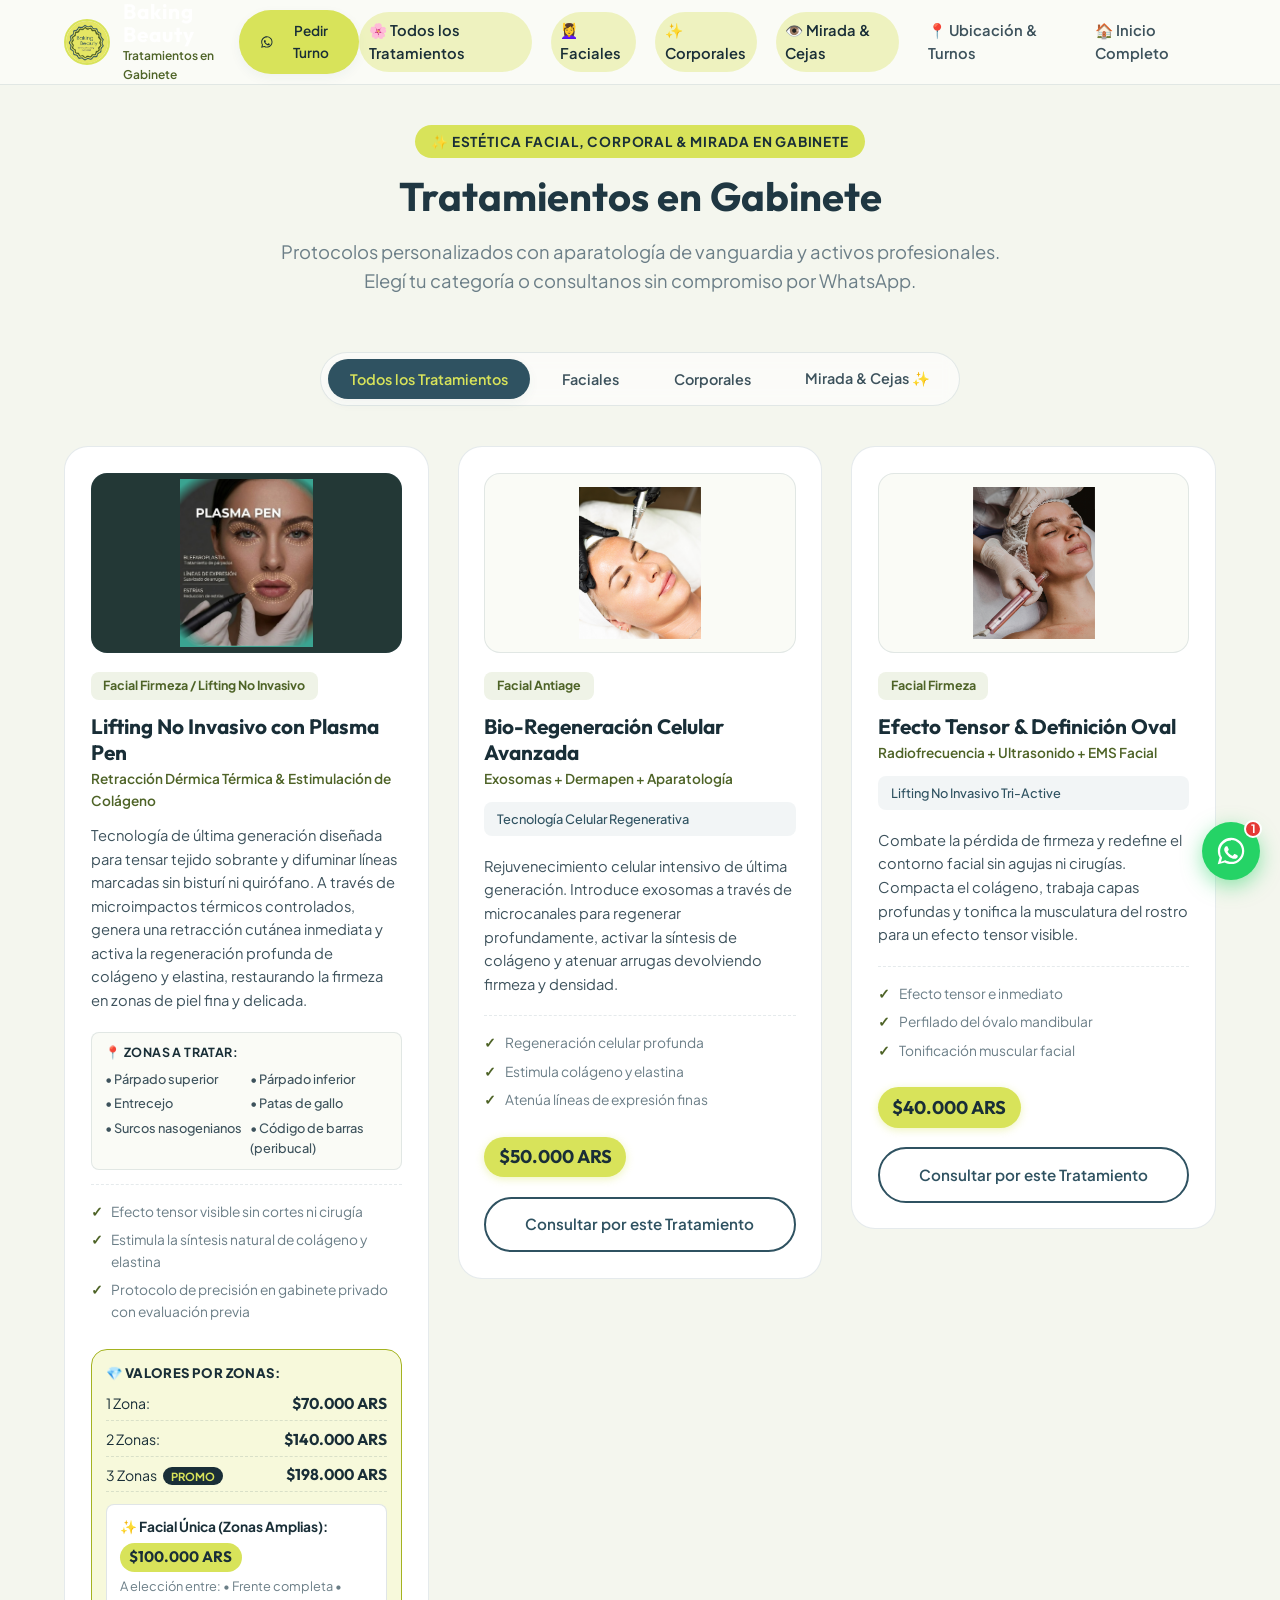
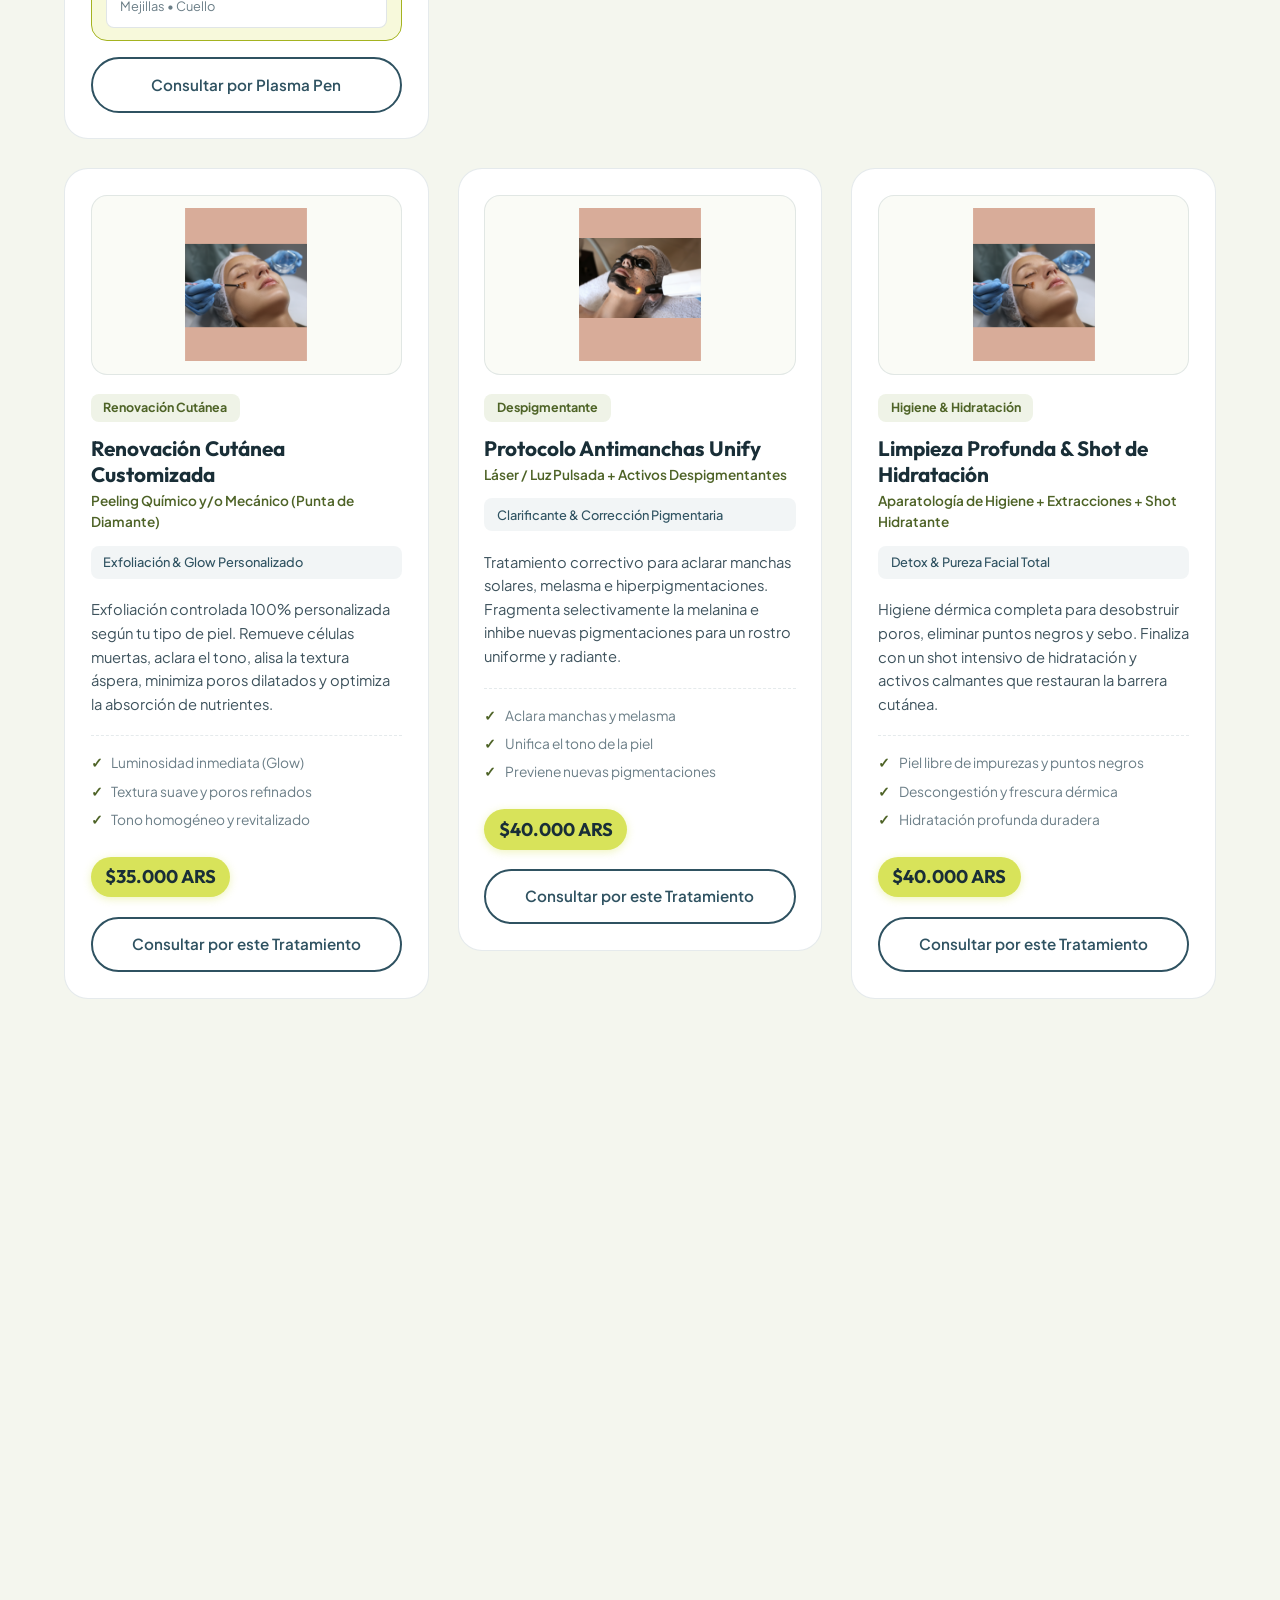
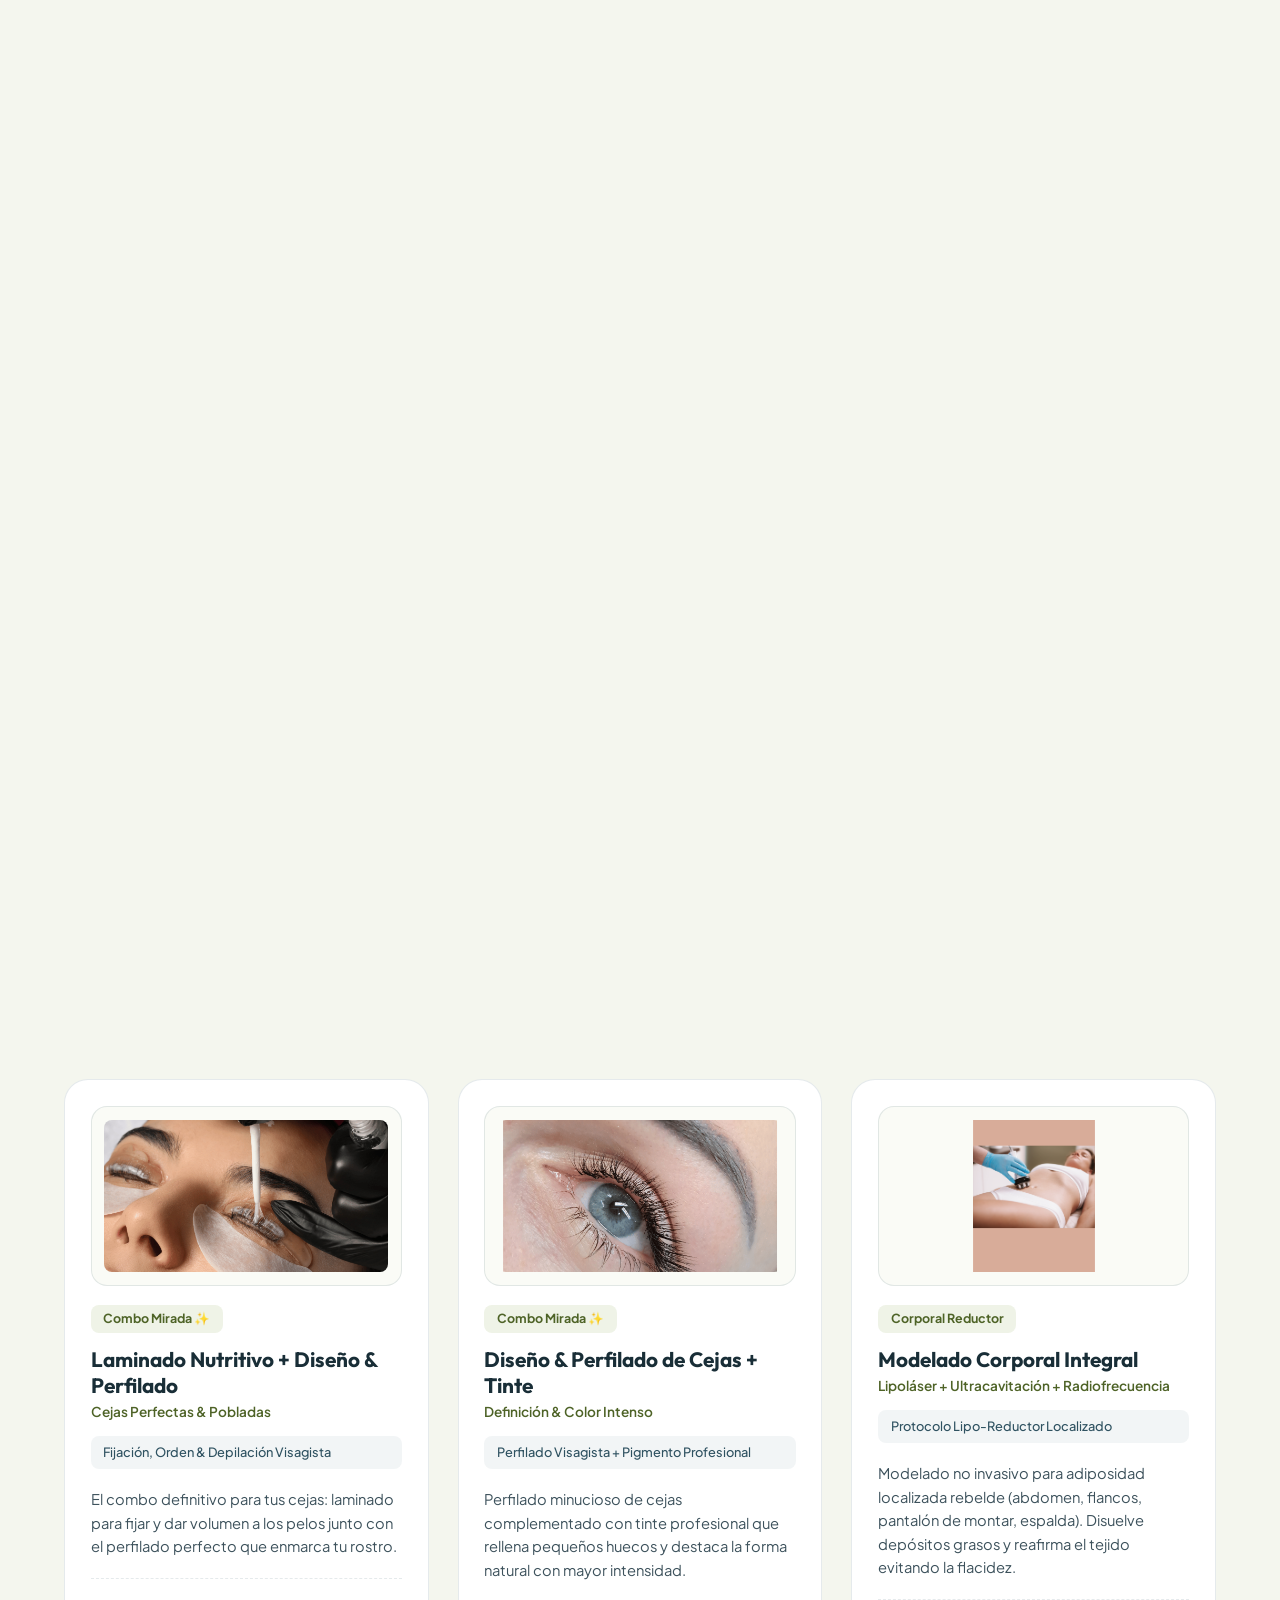
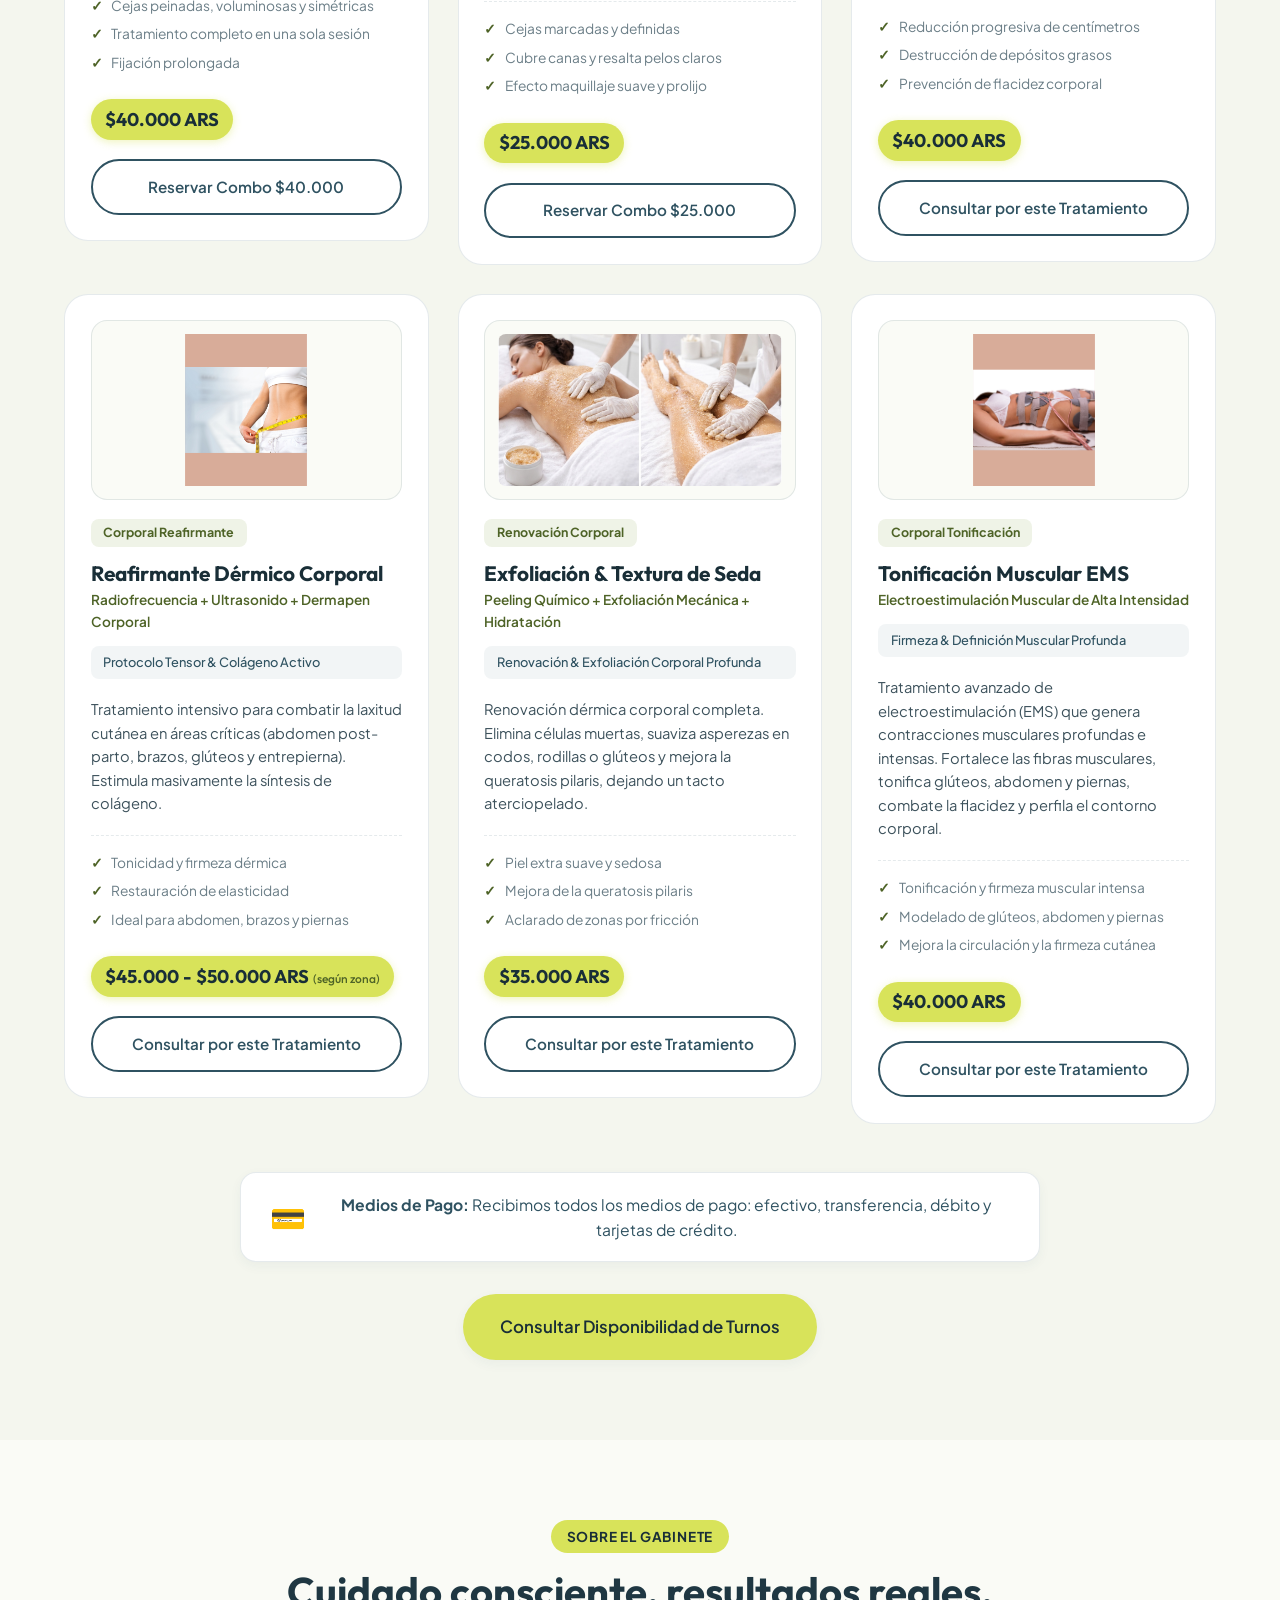
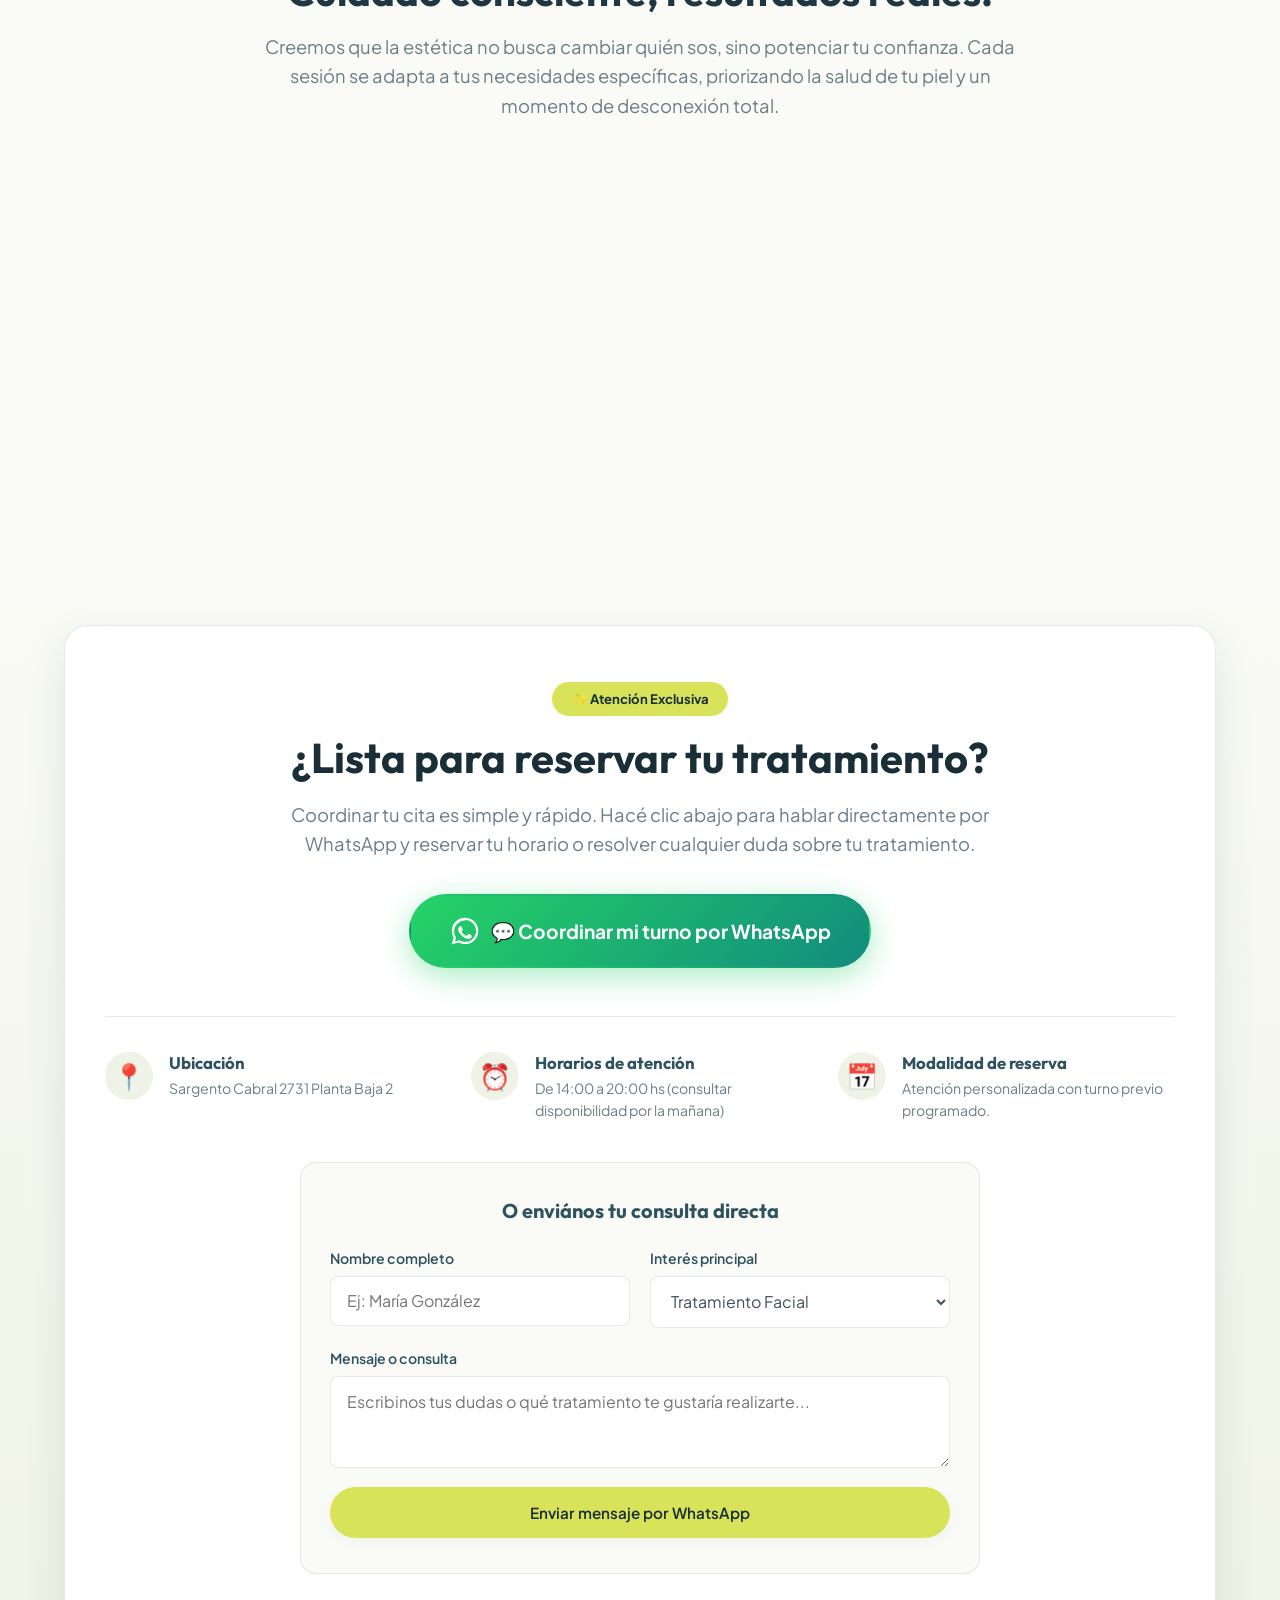
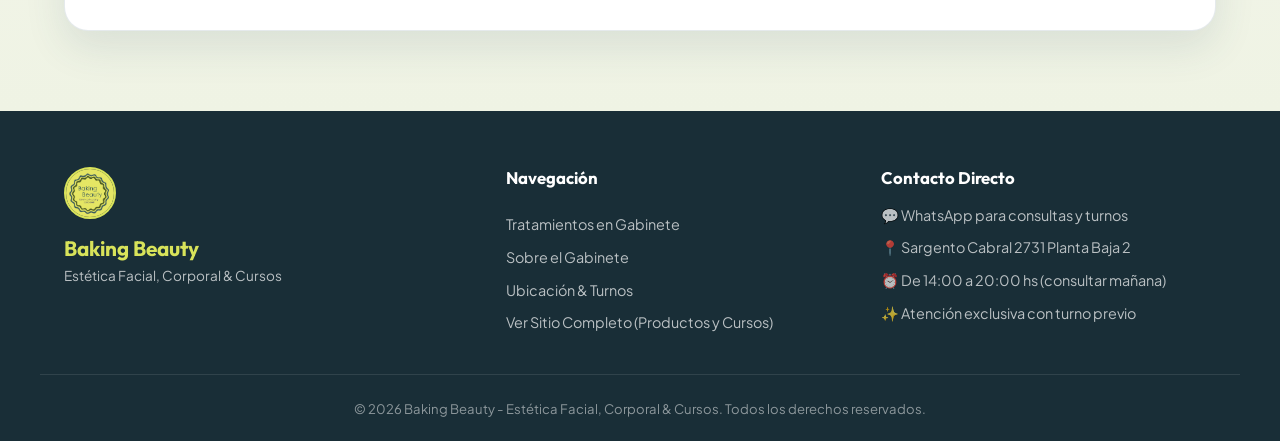
<file: tratamientos/index.html>
<!DOCTYPE html>
<html lang="es">
<head>
    <meta charset="UTF-8">
    <meta name="viewport" content="width=device-width, initial-scale=1.0">
    <title>Tratamientos en Gabinete | Baking Beauty - Estética Facial, Corporal & Mirada</title>
    <meta name="description" content="Conocé nuestros protocolos faciales, corporales y estética de mirada (pestañas y cejas) en gabinete. Aparatología de vanguardia y atención personalizada. Reservá tu turno por WhatsApp.">
    <link rel="icon" type="image/jpeg" href="../assets/images/logo.jpg">
    <!-- Google Fonts -->
    <link rel="preconnect" href="https://fonts.googleapis.com">
    <link rel="preconnect" href="https://fonts.gstatic.com" crossorigin>
    <link href="https://fonts.googleapis.com/css2?family=Outfit:wght@300;400;500;600;700&family=Plus+Jakarta+Sans:wght@400;500;600;700&display=swap" rel="stylesheet">
    <link rel="stylesheet" href="../styles.css">
    <!-- Meta Pixel Code -->
    <script>
    !function(f,b,e,v,n,t,s)
    {if(f.fbq)return;n=f.fbq=function(){n.callMethod?
    n.callMethod.apply(n,arguments):n.queue.push(arguments)};
    if(!f._fbq)f._fbq=n;n.push=n;n.loaded=!0;n.version='2.0';
    n.queue=[];t=b.createElement(e);t.async=!0;
    t.src=v;s=b.getElementsByTagName(e)[0];
    s.parentNode.insertBefore(t,s)}(window, document,'script',
    'https://connect.facebook.net/en_US/fbevents.js');
    fbq('init', '2171608166783896');
    fbq('track', 'PageView');
    </script>
    <noscript><img height="1" width="1" style="display:none"
    src="https://www.facebook.com/tr?id=2171608166783896&ev=PageView&noscript=1"
    /></noscript>
    <!-- End Meta Pixel Code -->
</head>
<script>
  fbq('track', 'ViewContent');
</script>
<body>

    <!-- Header & Navigation enfocado en Tratamientos -->
    <header class="site-header" id="header">
        <div class="container header-container">
            <div class="header-top-row">
                <a href="../index.html" class="brand-logo">
                    <img src="../assets/images/logo.jpg" alt="Baking Beauty Logo" class="logo-img">
                    <div class="brand-text">
                        <span class="brand-name">Baking Beauty</span>
                        <span class="brand-tagline">Tratamientos en Gabinete</span>
                    </div>
                </a>

                <div class="header-actions">
                    <a href="https://wa.me/qr/JULPQ2VESAFND1" 
                       target="_blank" 
                       rel="noopener noreferrer" 
                       class="btn btn-primary btn-sm btn-whatsapp">
                        <svg class="icon" viewBox="0 0 24 24" width="18" height="18" fill="currentColor">
                            <path d="M12.04 2c-5.46 0-9.91 4.45-9.91 9.91 0 1.75.46 3.45 1.32 4.95L2.05 22l5.25-1.38c1.45.79 3.08 1.21 4.74 1.21 5.46 0 9.91-4.45 9.91-9.91 0-2.65-1.03-5.14-2.9-7.01A9.84 9.84 0 0 0 12.04 2zm.01 1.67c4.54 0 8.24 3.7 8.24 8.24 0 2.2-.86 4.27-2.42 5.82a8.19 8.19 0 0 1-5.83 2.42c-1.46 0-2.9-.38-4.16-1.12l-.3-.18-3.1 1.2.82-3.02-.19-.31a8.19 8.19 0 0 1-1.26-4.38c0-4.54 3.7-8.24 8.24-8.24zm4.52 11.45c-.25-.13-1.47-.72-1.7-.81-.23-.08-.39-.13-.56.13-.17.25-.65.81-.8.98-.15.17-.3.19-.55.07-.25-.13-1.06-.39-2.02-1.25-.75-.67-1.26-1.49-1.4-1.74-.15-.25-.02-.39.11-.51.11-.11.25-.29.37-.44.13-.15.17-.25.25-.42.08-.17.04-.31-.02-.44-.06-.13-.56-1.35-.77-1.85-.2-.48-.41-.42-.56-.43h-.48c-.17 0-.44.06-.67.31-.23.25-.88.86-.88 2.1 0 1.24.9 2.44 1.03 2.61.13.17 1.77 2.7 4.29 3.79.6.26 1.07.41 1.44.53.6.19 1.15.16 1.58.1.48-.07 1.47-.6 1.68-1.18.21-.58.21-1.07.15-1.18-.06-.11-.22-.17-.47-.3z"/>
                        </svg>
                        <span>Pedir Turno</span>
                    </a>
                </div>
            </div>

            <nav class="main-nav" id="main-nav">
                <a href="#servicios" class="nav-link" data-filter-target="all">🌸 Todos los Tratamientos</a>
                <a href="#servicios" class="nav-link" data-filter-target="facial">💆‍♀️ Faciales</a>
                <a href="#servicios" class="nav-link" data-filter-target="corporal">✨ Corporales</a>
                <a href="#servicios" class="nav-link" data-filter-target="mirada">👁️ Mirada & Cejas</a>
                <a href="#contacto" class="nav-link">📍 Ubicación & Turnos</a>
                <a href="../index.html" class="nav-link">🏠 Inicio Completo</a>
            </nav>

            <div class="mobile-scroll-hint">👉 Deslizá con el dedo para ver más →</div>
        </div>
    </header>

    <main>
        <!-- Catálogo de Servicios y Protocolos -->
        <section class="section services-section services-page-top" id="servicios">
            <div class="container">
                <div class="section-header text-center">
                    <span class="section-subtitle">✨ Estética Facial, Corporal & Mirada en Gabinete</span>
                    <h1 class="section-title">Tratamientos en Gabinete</h1>
                    <p class="section-description">Protocolos personalizados con aparatología de vanguardia y activos profesionales. Elegí tu categoría o consultanos sin compromiso por WhatsApp.</p>
                </div>

                <!-- Tabs Filter -->
                <div class="filter-tabs">
                    <button class="tab-btn active" data-filter="all">Todos los Tratamientos</button>
                    <button class="tab-btn" data-filter="facial">Faciales</button>
                    <button class="tab-btn" data-filter="corporal">Corporales</button>
                    <button class="tab-btn" data-filter="mirada">Mirada & Cejas ✨</button>
                </div>

                <!-- Services Grid -->
                <div class="services-grid" id="services-grid">

                    <!-- Facial 0: Lifting No Invasivo con Plasma Pen -->
                    <article class="service-card" data-category="facial">
                        <div class="service-img-wrapper service-img-wrapper-tall">
                            <img src="../assets/images/plasma-pen.png" alt="Lifting No Invasivo con Plasma Pen" class="service-img">
                        </div>
                        <div class="service-badge">Facial Firmeza / Lifting No Invasivo</div>
                        <h3 class="service-title">Lifting No Invasivo con Plasma Pen</h3>
                        <span class="service-subtitle">Retracción Dérmica Térmica & Estimulación de Colágeno</span>
                        <p class="service-desc">
                            Tecnología de última generación diseñada para tensar tejido sobrante y difuminar líneas marcadas sin bisturí ni quirófano. A través de microimpactos térmicos controlados, genera una retracción cutánea inmediata y activa la regeneración profunda de colágeno y elastina, restaurando la firmeza en zonas de piel fina y delicada.
                        </p>

                        <div class="service-zones-box">
                            <span class="service-zones-title">📍 Zonas a tratar:</span>
                            <ul class="service-zones-grid">
                                <li>• Párpado superior</li>
                                <li>• Párpado inferior</li>
                                <li>• Entrecejo</li>
                                <li>• Patas de gallo</li>
                                <li>• Surcos nasogenianos</li>
                                <li>• Código de barras (peribucal)</li>
                            </ul>
                        </div>

                        <ul class="service-benefits">
                            <li>Efecto tensor visible sin cortes ni cirugía</li>
                            <li>Estimula la síntesis natural de colágeno y elastina</li>
                            <li>Protocolo de precisión en gabinete privado con evaluación previa</li>
                        </ul>

                        <div class="service-pricing-box">
                            <span class="service-pricing-title">💎 Valores por Zonas:</span>
                            <ul class="service-pricing-list">
                                <li><span>1 Zona:</span> <strong>$70.000 ARS</strong></li>
                                <li><span>2 Zonas:</span> <strong>$140.000 ARS</strong></li>
                                <li><span>3 Zonas <span class="promo-pill">PROMO</span></span> <strong>$198.000 ARS</strong></li>
                            </ul>
                            <div class="service-pricing-wide">
                                <div class="service-pricing-wide-header">
                                    <span>✨ Facial Única (Zonas Amplias):</span>
                                    <strong>$100.000 ARS</strong>
                                </div>
                                <p class="service-pricing-wide-sub">A elección entre: • Frente completa • Mejillas • Cuello</p>
                            </div>
                        </div>

                        <a href="https://wa.me/qr/JULPQ2VESAFND1" 
                           target="_blank" rel="noopener noreferrer" class="btn btn-outline-primary btn-block">
                            Consultar por Plasma Pen
                        </a>
                    </article>

                    <!-- Facial 1: Bio-Regeneración Celular Avanzada -->
                    <article class="service-card" data-category="facial">
                        <div class="service-img-wrapper">
                            <img src="../assets/images/1.svg" alt="Bio-Regeneración Celular Avanzada" class="service-img">
                        </div>
                        <div class="service-badge">Facial Antiage</div>
                        <h3 class="service-title">Bio-Regeneración Celular Avanzada</h3>
                        <span class="service-subtitle">Exosomas + Dermapen + Aparatología</span>
                        <div class="service-tech">Tecnología Celular Regenerativa</div>
                        <p class="service-desc">
                            Rejuvenecimiento celular intensivo de última generación. Introduce exosomas a través de microcanales para regenerar profundamente, activar la síntesis de colágeno y atenuar arrugas devolviendo firmeza y densidad.
                        </p>
                        <ul class="service-benefits">
                            <li>Regeneración celular profunda</li>
                            <li>Estimula colágeno y elastina</li>
                            <li>Atenúa líneas de expresión finas</li>
                        </ul>
                        <div class="service-price-tag">$50.000 ARS</div>
                        <a href="https://wa.me/qr/JULPQ2VESAFND1" 
                           target="_blank" rel="noopener noreferrer" class="btn btn-outline-primary btn-block">
                            Consultar por este Tratamiento
                        </a>
                    </article>

                    <!-- Facial 2: Efecto Tensor -->
                    <article class="service-card" data-category="facial">
                        <div class="service-img-wrapper">
                            <img src="../assets/images/2.svg" alt="Efecto Tensor & Definición Oval" class="service-img">
                        </div>
                        <div class="service-badge">Facial Firmeza</div>
                        <h3 class="service-title">Efecto Tensor & Definición Oval</h3>
                        <span class="service-subtitle">Radiofrecuencia + Ultrasonido + EMS Facial</span>
                        <div class="service-tech">Lifting No Invasivo Tri-Active</div>
                        <p class="service-desc">
                            Combate la pérdida de firmeza y redefine el contorno facial sin agujas ni cirugías. Compacta el colágeno, trabaja capas profundas y tonifica la musculatura del rostro para un efecto tensor visible.
                        </p>
                        <ul class="service-benefits">
                            <li>Efecto tensor e inmediato</li>
                            <li>Perfilado del óvalo mandibular</li>
                            <li>Tonificación muscular facial</li>
                        </ul>
                        <div class="service-price-tag">$40.000 ARS</div>
                        <a href="https://wa.me/qr/JULPQ2VESAFND1" 
                           target="_blank" rel="noopener noreferrer" class="btn btn-outline-primary btn-block">
                            Consultar por este Tratamiento
                        </a>
                    </article>

                    <!-- Facial 3: Renovación Cutánea Customizada -->
                    <article class="service-card" data-category="facial">
                        <div class="service-img-wrapper">
                            <img src="../assets/images/19.svg" alt="Renovación Cutánea Customizada" class="service-img">
                        </div>
                        <div class="service-badge">Renovación Cutánea</div>
                        <h3 class="service-title">Renovación Cutánea Customizada</h3>
                        <span class="service-subtitle">Peeling Químico y/o Mecánico (Punta de Diamante)</span>
                        <div class="service-tech">Exfoliación & Glow Personalizado</div>
                        <p class="service-desc">
                            Exfoliación controlada 100% personalizada según tu tipo de piel. Remueve células muertas, aclara el tono, alisa la textura áspera, minimiza poros dilatados y optimiza la absorción de nutrientes.
                        </p>
                        <ul class="service-benefits">
                            <li>Luminosidad inmediata (Glow)</li>
                            <li>Textura suave y poros refinados</li>
                            <li>Tono homogéneo y revitalizado</li>
                        </ul>
                        <div class="service-price-tag">$35.000 ARS</div>
                        <a href="https://wa.me/qr/JULPQ2VESAFND1" 
                           target="_blank" rel="noopener noreferrer" class="btn btn-outline-primary btn-block">
                            Consultar por este Tratamiento
                        </a>
                    </article>

                    <!-- Facial 4: Protocolo Antimanchas Unify -->
                    <article class="service-card" data-category="facial">
                        <div class="service-img-wrapper">
                            <img src="../assets/images/22.svg" alt="Protocolo Antimanchas Unify" class="service-img">
                        </div>
                        <div class="service-badge">Despigmentante</div>
                        <h3 class="service-title">Protocolo Antimanchas Unify</h3>
                        <span class="service-subtitle">Láser / Luz Pulsada + Activos Despigmentantes</span>
                        <div class="service-tech">Clarificante & Corrección Pigmentaria</div>
                        <p class="service-desc">
                            Tratamiento correctivo para aclarar manchas solares, melasma e hiperpigmentaciones. Fragmenta selectivamente la melanina e inhibe nuevas pigmentaciones para un rostro uniforme y radiante.
                        </p>
                        <ul class="service-benefits">
                            <li>Aclara manchas y melasma</li>
                            <li>Unifica el tono de la piel</li>
                            <li>Previene nuevas pigmentaciones</li>
                        </ul>
                        <div class="service-price-tag">$40.000 ARS</div>
                        <a href="https://wa.me/qr/JULPQ2VESAFND1" 
                           target="_blank" rel="noopener noreferrer" class="btn btn-outline-primary btn-block">
                            Consultar por este Tratamiento
                        </a>
                    </article>

                    <!-- Facial 5: Limpieza Profunda -->
                    <article class="service-card" data-category="facial">
                        <div class="service-img-wrapper">
                            <img src="../assets/images/19.svg" alt="Limpieza Profunda & Shot de Hidratación" class="service-img">
                        </div>
                        <div class="service-badge">Higiene & Hidratación</div>
                        <h3 class="service-title">Limpieza Profunda & Shot de Hidratación</h3>
                        <span class="service-subtitle">Aparatología de Higiene + Extracciones + Shot Hidratante</span>
                        <div class="service-tech">Detox & Pureza Facial Total</div>
                        <p class="service-desc">
                            Higiene dérmica completa para desobstruir poros, eliminar puntos negros y sebo. Finaliza con un shot intensivo de hidratación y activos calmantes que restauran la barrera cutánea.
                        </p>
                        <ul class="service-benefits">
                            <li>Piel libre de impurezas y puntos negros</li>
                            <li>Descongestión y frescura dérmica</li>
                            <li>Hidratación profunda duradera</li>
                        </ul>
                        <div class="service-price-tag">$40.000 ARS</div>
                        <a href="https://wa.me/qr/JULPQ2VESAFND1" 
                           target="_blank" rel="noopener noreferrer" class="btn btn-outline-primary btn-block">
                            Consultar por este Tratamiento
                        </a>
                    </article>

                    <!-- Facial 6: Regeneración Post-Acné -->
                    <article class="service-card" data-category="facial">
                        <div class="service-img-wrapper">
                            <img src="../assets/images/20.svg" alt="Regeneración Dérmica Post-Acné" class="service-img">
                        </div>
                        <div class="service-badge">Acné & Cicatrices</div>
                        <h3 class="service-title">Regeneración Dérmica Post-Acné</h3>
                        <span class="service-subtitle">Activos Bactericidas + Inducción de Colágeno</span>
                        <div class="service-tech">Terapia para Acné & Regeneración de Marcas</div>
                        <p class="service-desc">
                            Tratamiento de doble acción: regula la secreción sebácea y calma brotes activos, mientras que mediante estimulación dérmica suaviza cicatrices atróficas ("pocitos") y rojeces residuales.
                        </p>
                        <ul class="service-benefits">
                            <li>Control del acné activo y sebo</li>
                            <li>Suavizado de cicatrices y marcas</li>
                            <li>Regeneración de tejido cutáneo</li>
                        </ul>
                        <div class="service-price-tag">$50.000 ARS</div>
                        <a href="https://wa.me/qr/JULPQ2VESAFND1" 
                           target="_blank" rel="noopener noreferrer" class="btn btn-outline-primary btn-block">
                            Consultar por este Tratamiento
                        </a>
                    </article>

                    <!-- MIRADA 1: Lash Lifting Nutritivo -->
                    <article class="service-card" data-category="facial mirada">
                        <div class="service-img-wrapper">
                            <img src="../assets/images/lash-brow-1.png" alt="Lash Lifting Nutritivo" class="service-img service-img-photo">
                        </div>
                        <div class="service-badge">Pestañas</div>
                        <h3 class="service-title">Lash Lifting Nutritivo</h3>
                        <span class="service-subtitle">Nutrición, Curvatura & Longitud Natural</span>
                        <div class="service-tech">Elevación de Pestañas desde la Raíz</div>
                        <p class="service-desc">
                            Eleva, curva y nutre cada pestaña desde la raíz aportando longitud y un efecto máscara natural duradero sin necesidad de maquillarte a diario.
                        </p>
                        <ul class="service-benefits">
                            <li>Curvatura y longitud visible sin rímel</li>
                            <li>Tratamiento nutritivo para el pelo</li>
                            <li>Resultado natural de larga duración</li>
                        </ul>
                        <div class="service-price-tag">$28.000 ARS</div>
                        <a href="https://wa.me/message/T3XJ4SQKZAMJH1" 
                           target="_blank" rel="noopener noreferrer" class="btn btn-outline-primary btn-block">
                            Consultar por Pestañas
                        </a>
                    </article>

                    <!-- MIRADA 2: Diseño y Perfilado de Cejas -->
                    <article class="service-card" data-category="facial mirada">
                        <div class="service-img-wrapper">
                            <img src="../assets/images/lash-brow-2.png" alt="Diseño y Perfilado de Cejas" class="service-img service-img-photo">
                        </div>
                        <div class="service-badge">Cejas</div>
                        <h3 class="service-title">Diseño y Perfilado de Cejas</h3>
                        <span class="service-subtitle">Visagismo Facial & Diseño Personalizado</span>
                        <div class="service-tech">Perfilado & Definición de Arcos</div>
                        <p class="service-desc">
                            Estudio de la morfología del rostro para diseñar y depilar tus cejas con máxima precisión, logrando simetría, limpieza y un marco armonioso para tu mirada.
                        </p>
                        <ul class="service-benefits">
                            <li>Diseño personalizado según tu rostro</li>
                            <li>Simetría y acabado prolijo</li>
                            <li>Enmarca y realza la expresión facial</li>
                        </ul>
                        <div class="service-price-tag">$20.000 ARS</div>
                        <a href="https://wa.me/message/T3XJ4SQKZAMJH1" 
                           target="_blank" rel="noopener noreferrer" class="btn btn-outline-primary btn-block">
                            Consultar por Cejas
                        </a>
                    </article>

                    <!-- MIRADA 3: Laminado Nutritivo de Cejas -->
                    <article class="service-card" data-category="facial mirada">
                        <div class="service-img-wrapper">
                            <img src="../assets/images/lash-brow-3.png" alt="Laminado Nutritivo de Cejas" class="service-img service-img-photo">
                        </div>
                        <div class="service-badge">Cejas</div>
                        <h3 class="service-title">Laminado Nutritivo de Cejas</h3>
                        <span class="service-subtitle">Fijación, Peinado & Nutrición Dérmica</span>
                        <div class="service-tech">Efecto Brow Lamination Poblado</div>
                        <p class="service-desc">
                            Redirecciona, fija y disciplina los pelos de las cejas, rellenando espacios y logrando un efecto visual de cejas más tupidas, ordenadas e hidratadas.
                        </p>
                        <ul class="service-benefits">
                            <li>Fija y ordena pelos rebeldes</li>
                            <li>Efecto de mayor volumen y densidad</li>
                            <li>Hidratación nutritiva intensiva</li>
                        </ul>
                        <div class="service-price-tag">$30.000 ARS</div>
                        <a href="https://wa.me/message/T3XJ4SQKZAMJH1" 
                           target="_blank" rel="noopener noreferrer" class="btn btn-outline-primary btn-block">
                            Consultar por Laminado
                        </a>
                    </article>

                    <!-- MIRADA 4: Aplicación de Tinte -->
                    <article class="service-card" data-category="facial mirada">
                        <div class="service-img-wrapper">
                            <img src="../assets/images/lash-brow-4.png" alt="Aplicación de Tinte" class="service-img service-img-photo">
                        </div>
                        <div class="service-badge">Pestañas & Cejas</div>
                        <h3 class="service-title">Aplicación de Tinte Profesional</h3>
                        <span class="service-subtitle">Color, Intensidad & Profundidad</span>
                        <div class="service-tech">Pigmentación Específica para Mirada</div>
                        <p class="service-desc">
                            Tinte formulado para cejas y pestañas que aporta tono e intensidad, oscureciendo pelos claros y resaltando la definición de la mirada de forma natural.
                        </p>
                        <ul class="service-benefits">
                            <li>Aporta profundidad y definición</li>
                            <li>Cubre pelos claros o canas</li>
                            <li>Color duradero e inalterable</li>
                        </ul>
                        <div class="service-price-tag">$8.000 ARS</div>
                        <a href="https://wa.me/message/T3XJ4SQKZAMJH1" 
                           target="_blank" rel="noopener noreferrer" class="btn btn-outline-primary btn-block">
                            Consultar por Tinte
                        </a>
                    </article>

                    <!-- COMBO 1: Lash Lifting + Diseño y Perfilado -->
                    <article class="service-card" data-category="facial mirada">
                        <div class="service-img-wrapper">
                            <img src="../assets/images/lash-brow-1.png" alt="Combo Lash Lifting + Diseño de Cejas" class="service-img service-img-photo">
                        </div>
                        <div class="service-badge">Combo Mirada ✨</div>
                        <h3 class="service-title">Lash Lifting Nutritivo + Diseño & Perfilado</h3>
                        <span class="service-subtitle">El Dúo Infaltable para Pestañas & Cejas</span>
                        <div class="service-tech">Tratamiento Integral de Mirada</div>
                        <p class="service-desc">
                            Combinación ideal: curvatura y nutrición para tus pestañas junto con el diseño visagista y perfilado de cejas para una mirada radiante e impactante.
                        </p>
                        <ul class="service-benefits">
                            <li>Elevación de pestañas + diseño de cejas</li>
                            <li>Ahorro especial en combo promocional</li>
                            <li>Listos para lucir sin maquillaje</li>
                        </ul>
                        <div class="service-price-tag">$42.000 ARS</div>
                        <a href="https://wa.me/message/T3XJ4SQKZAMJH1" 
                           target="_blank" rel="noopener noreferrer" class="btn btn-outline-primary btn-block">
                            Reservar Combo $42.000
                        </a>
                    </article>

                    <!-- COMBO 2: Laminado Nutritivo + Diseño y Perfilado -->
                    <article class="service-card" data-category="facial mirada">
                        <div class="service-img-wrapper">
                            <img src="../assets/images/lash-brow-3.png" alt="Combo Laminado + Diseño de Cejas" class="service-img service-img-photo">
                        </div>
                        <div class="service-badge">Combo Mirada ✨</div>
                        <h3 class="service-title">Laminado Nutritivo + Diseño & Perfilado</h3>
                        <span class="service-subtitle">Cejas Perfectas & Pobladas</span>
                        <div class="service-tech">Fijación, Orden & Depilación Visagista</div>
                        <p class="service-desc">
                            El combo definitivo para tus cejas: laminado para fijar y dar volumen a los pelos junto con el perfilado perfecto que enmarca tu rostro.
                        </p>
                        <ul class="service-benefits">
                            <li>Cejas peinadas, voluminosas y simétricas</li>
                            <li>Tratamiento completo en una sola sesión</li>
                            <li>Fijación prolongada</li>
                        </ul>
                        <div class="service-price-tag">$40.000 ARS</div>
                        <a href="https://wa.me/message/T3XJ4SQKZAMJH1" 
                           target="_blank" rel="noopener noreferrer" class="btn btn-outline-primary btn-block">
                            Reservar Combo $40.000
                        </a>
                    </article>

                    <!-- COMBO 3: Diseño y Perfilado + Tinte -->
                    <article class="service-card" data-category="facial mirada">
                        <div class="service-img-wrapper">
                            <img src="../assets/images/lash-brow-2.png" alt="Combo Diseño de Cejas + Tinte" class="service-img service-img-photo">
                        </div>
                        <div class="service-badge">Combo Mirada ✨</div>
                        <h3 class="service-title">Diseño & Perfilado de Cejas + Tinte</h3>
                        <span class="service-subtitle">Definición & Color Intenso</span>
                        <div class="service-tech">Perfilado Visagista + Pigmento Profesional</div>
                        <p class="service-desc">
                            Perfilado minucioso de cejas complementado con tinte profesional que rellena pequeños huecos y destaca la forma natural con mayor intensidad.
                        </p>
                        <ul class="service-benefits">
                            <li>Cejas marcadas y definidas</li>
                            <li>Cubre canas y resalta pelos claros</li>
                            <li>Efecto maquillaje suave y prolijo</li>
                        </ul>
                        <div class="service-price-tag">$25.000 ARS</div>
                        <a href="https://wa.me/message/T3XJ4SQKZAMJH1" 
                           target="_blank" rel="noopener noreferrer" class="btn btn-outline-primary btn-block">
                            Reservar Combo $25.000
                        </a>
                    </article>

                    <!-- Corporal 1: Modelado Corporal Integral -->
                    <article class="service-card" data-category="corporal">
                        <div class="service-img-wrapper">
                            <img src="../assets/images/12.svg" alt="Modelado Corporal Integral" class="service-img">
                        </div>
                        <div class="service-badge">Corporal Reductor</div>
                        <h3 class="service-title">Modelado Corporal Integral</h3>
                        <span class="service-subtitle">Lipoláser + Ultracavitación + Radiofrecuencia</span>
                        <div class="service-tech">Protocolo Lipo-Reductor Localizado</div>
                        <p class="service-desc">
                            Modelado no invasivo para adiposidad localizada rebelde (abdomen, flancos, pantalón de montar, espalda). Disuelve depósitos grasos y reafirma el tejido evitando la flacidez.
                        </p>
                        <ul class="service-benefits">
                            <li>Reducción progresiva de centímetros</li>
                            <li>Destrucción de depósitos grasos</li>
                            <li>Prevención de flacidez corporal</li>
                        </ul>
                        <div class="service-price-tag">$40.000 ARS</div>
                        <a href="https://wa.me/qr/JULPQ2VESAFND1" 
                           target="_blank" rel="noopener noreferrer" class="btn btn-outline-primary btn-block">
                            Consultar por este Tratamiento
                        </a>
                    </article>

                    <!-- Corporal 2: Reafirmante Dérmico Corporal -->
                    <article class="service-card" data-category="corporal">
                        <div class="service-img-wrapper">
                            <img src="../assets/images/13.svg" alt="Reafirmante Dérmico Corporal" class="service-img">
                        </div>
                        <div class="service-badge">Corporal Reafirmante</div>
                        <h3 class="service-title">Reafirmante Dérmico Corporal</h3>
                        <span class="service-subtitle">Radiofrecuencia + Ultrasonido + Dermapen Corporal</span>
                        <div class="service-tech">Protocolo Tensor & Colágeno Activo</div>
                        <p class="service-desc">
                            Tratamiento intensivo para combatir la laxitud cutánea en áreas críticas (abdomen post-parto, brazos, glúteos y entrepierna). Estimula masivamente la síntesis de colágeno.
                        </p>
                        <ul class="service-benefits">
                            <li>Tonicidad y firmeza dérmica</li>
                            <li>Restauración de elasticidad</li>
                            <li>Ideal para abdomen, brazos y piernas</li>
                        </ul>
                        <div class="service-price-tag">$45.000 - $50.000 ARS <span class="price-zone-note">(según zona)</span></div>
                        <a href="https://wa.me/qr/JULPQ2VESAFND1" 
                           target="_blank" rel="noopener noreferrer" class="btn btn-outline-primary btn-block">
                            Consultar por este Tratamiento
                        </a>
                    </article>

                    <!-- Corporal 3: Exfoliación & Textura de Seda -->
                    <article class="service-card" data-category="corporal">
                        <div class="service-img-wrapper">
                            <img src="../assets/images/peeling-corporal.jpg" alt="Exfoliación & Textura de Seda" class="service-img service-img-photo">
                        </div>
                        <div class="service-badge">Renovación Corporal</div>
                        <h3 class="service-title">Exfoliación & Textura de Seda</h3>
                        <span class="service-subtitle">Peeling Químico + Exfoliación Mecánica + Hidratación</span>
                        <div class="service-tech">Renovación & Exfoliación Corporal Profunda</div>
                        <p class="service-desc">
                            Renovación dérmica corporal completa. Elimina células muertas, suaviza asperezas en codos, rodillas o glúteos y mejora la queratosis pilaris, dejando un tacto aterciopelado.
                        </p>
                        <ul class="service-benefits">
                            <li>Piel extra suave y sedosa</li>
                            <li>Mejora de la queratosis pilaris</li>
                            <li>Aclarado de zonas por fricción</li>
                        </ul>
                        <div class="service-price-tag">$35.000 ARS</div>
                        <a href="https://wa.me/qr/JULPQ2VESAFND1" 
                           target="_blank" rel="noopener noreferrer" class="btn btn-outline-primary btn-block">
                            Consultar por este Tratamiento
                        </a>
                    </article>

                    <!-- Corporal 4: Tonificación Muscular EMS -->
                    <article class="service-card" data-category="corporal">
                        <div class="service-img-wrapper">
                            <img src="../assets/images/28.svg" alt="Tonificación Muscular EMS" class="service-img">
                        </div>
                        <div class="service-badge">Corporal Tonificación</div>
                        <h3 class="service-title">Tonificación Muscular EMS</h3>
                        <span class="service-subtitle">Electroestimulación Muscular de Alta Intensidad</span>
                        <div class="service-tech">Firmeza & Definición Muscular Profunda</div>
                        <p class="service-desc">
                            Tratamiento avanzado de electroestimulación (EMS) que genera contracciones musculares profundas e intensas. Fortalece las fibras musculares, tonifica glúteos, abdomen y piernas, combate la flacidez y perfila el contorno corporal.
                        </p>
                        <ul class="service-benefits">
                            <li>Tonificación y firmeza muscular intensa</li>
                            <li>Modelado de glúteos, abdomen y piernas</li>
                            <li>Mejora la circulación y la firmeza cutánea</li>
                        </ul>
                        <div class="service-price-tag">$40.000 ARS</div>
                        <a href="https://wa.me/qr/JULPQ2VESAFND1" 
                           target="_blank" rel="noopener noreferrer" class="btn btn-outline-primary btn-block">
                            Consultar por este Tratamiento
                        </a>
                    </article>

                </div>

                <!-- Payment Methods Banner -->
                <div class="payment-methods-banner mt-5">
                    <div class="payment-icon">💳</div>
                    <div class="payment-text">
                        <strong>Medios de Pago:</strong> Recibimos todos los medios de pago: efectivo, transferencia, débito y tarjetas de crédito.
                    </div>
                </div>

                <div class="text-center mt-4">
                    <a href="https://wa.me/qr/JULPQ2VESAFND1" 
                       target="_blank" rel="noopener noreferrer" class="btn btn-primary btn-lg">
                        Consultar Disponibilidad de Turnos
                    </a>
                </div>
            </div>
        </section>

        <!-- Propuesta de Valor y Filosofía -->
        <section class="section philosophy-section" id="filosofia">
            <div class="container">
                <div class="section-header text-center">
                    <span class="section-subtitle">Sobre el Gabinete</span>
                    <h2 class="section-title">Cuidado consciente, resultados reales.</h2>
                    <p class="section-description">
                        Creemos que la estética no busca cambiar quién sos, sino potenciar tu confianza. Cada sesión se adapta a tus necesidades específicas, priorizando la salud de tu piel y un momento de desconexión total.
                    </p>
                </div>

                <div class="pillars-grid">
                    <div class="pillar-card">
                        <div class="pillar-icon">
                            <svg viewBox="0 0 24 24" width="32" height="32" fill="none" stroke="currentColor" stroke-width="2" stroke-linecap="round" stroke-linejoin="round">
                                <path d="M14 2H6a2 2 0 0 0-2 2v16a2 2 0 0 0 2 2h12a2 2 0 0 0 2-2V8z"></path>
                                <polyline points="14 2 14 8 20 8"></polyline>
                                <line x1="16" y1="13" x2="8" y2="13"></line>
                                <line x1="16" y1="17" x2="8" y2="17"></line>
                                <polyline points="10 9 9 9 8 9"></polyline>
                            </svg>
                        </div>
                        <h3 class="pillar-title">Evaluación personalizada</h3>
                        <p class="pillar-desc">Diagnóstico previo riguroso para diseñar tu protocolo exclusivo a medida según tu tipo de piel y objetivos.</p>
                    </div>

                    <div class="pillar-card">
                        <div class="pillar-icon">
                            <svg viewBox="0 0 24 24" width="32" height="32" fill="none" stroke="currentColor" stroke-width="2" stroke-linecap="round" stroke-linejoin="round">
                                <polygon points="13 2 3 14 12 14 11 22 21 10 12 10 13 2"></polygon>
                            </svg>
                        </div>
                        <h3 class="pillar-title">Tecnología y seguridad</h3>
                        <p class="pillar-desc">Protocolos no invasivos de última generación combinados con principios activos de grado cosmecéutico profesional.</p>
                    </div>

                    <div class="pillar-card">
                        <div class="pillar-icon">
                            <svg viewBox="0 0 24 24" width="32" height="32" fill="none" stroke="currentColor" stroke-width="2" stroke-linecap="round" stroke-linejoin="round">
                                <path d="M20.84 4.61a5.5 5.5 0 0 0-7.78 0L12 5.67l-1.06-1.06a5.5 5.5 0 0 0-7.78 7.78l1.06 1.06L12 21.23l7.78-7.78 1.06-1.06a5.5 5.5 0 0 0 0-7.78z"></path>
                            </svg>
                        </div>
                        <h3 class="pillar-title">Acompañamiento continuo</h3>
                        <p class="pillar-desc">Seguimiento constante de tu evolución antes, durante y después de cada sesión para garantizar la mejor experiencia.</p>
                    </div>
                </div>
            </div>
        </section>

        <!-- Sección Destacada de Contacto & Turnos (Alta Visibilidad) -->
        <section class="section contact-section" id="contacto">
            <div class="container">
                <div class="contact-box">
                    <div class="contact-header text-center">
                        <span class="contact-badge">✨ Atención Exclusiva</span>
                        <h2 class="contact-title">¿Lista para reservar tu tratamiento?</h2>
                        <p class="contact-subtitle">
                            Coordinar tu cita es simple y rápido. Hacé clic abajo para hablar directamente por WhatsApp y reservar tu horario o resolver cualquier duda sobre tu tratamiento.
                        </p>

                        <!-- Main Giant WhatsApp Button -->
                        <div class="contact-hero-cta">
                            <a href="https://wa.me/qr/JULPQ2VESAFND1" 
                               target="_blank" rel="noopener noreferrer" class="btn btn-whatsapp-giant">
                                <svg class="icon-lg" viewBox="0 0 24 24" width="32" height="32" fill="currentColor">
                                    <path d="M12.04 2c-5.46 0-9.91 4.45-9.91 9.91 0 1.75.46 3.45 1.32 4.95L2.05 22l5.25-1.38c1.45.79 3.08 1.21 4.74 1.21 5.46 0 9.91-4.45 9.91-9.91 0-2.65-1.03-5.14-2.9-7.01A9.84 9.84 0 0 0 12.04 2zm.01 1.67c4.54 0 8.24 3.7 8.24 8.24 0 2.2-.86 4.27-2.42 5.82a8.19 8.19 0 0 1-5.83 2.42c-1.46 0-2.9-.38-4.16-1.12l-.3-.18-3.1 1.2.82-3.02-.19-.31a8.19 8.19 0 0 1-1.26-4.38c0-4.54 3.7-8.24 8.24-8.24zm4.52 11.45c-.25-.13-1.47-.72-1.7-.81-.23-.08-.39-.13-.56.13-.17.25-.65.81-.8.98-.15.17-.3.19-.55.07-.25-.13-1.06-.39-2.02-1.25-.75-.67-1.26-1.49-1.4-1.74-.15-.25-.02-.39.11-.51.11-.11.25-.29.37-.44.13-.15.17-.25.25-.42.08-.17.04-.31-.02-.44-.06-.13-.56-1.35-.77-1.85-.2-.48-.41-.42-.56-.43h-.48c-.17 0-.44.06-.67.31-.23.25-.88.86-.88 2.1 0 1.24.9 2.44 1.03 2.61.13.17 1.77 2.7 4.29 3.79.6.26 1.07.41 1.44.53.6.19 1.15.16 1.58.1.48-.07 1.47-.6 1.68-1.18.21-.58.21-1.07.15-1.18-.06-.11-.22-.17-.47-.3z"/>
                                </svg>
                                <span>💬 Coordinar mi turno por WhatsApp</span>
                            </a>
                        </div>
                    </div>

                    <div class="contact-info-grid">
                        <div class="info-item">
                            <div class="info-icon">📍</div>
                            <div class="info-content">
                                <h4>Ubicación</h4>
                                <p>Sargento Cabral 2731 Planta Baja 2</p>
                            </div>
                        </div>

                        <div class="info-item">
                            <div class="info-icon">⏰</div>
                            <div class="info-content">
                                <h4>Horarios de atención</h4>
                                <p>De 14:00 a 20:00 hs (consultar disponibilidad por la mañana)</p>
                            </div>
                        </div>

                        <div class="info-item">
                            <div class="info-icon">📅</div>
                            <div class="info-content">
                                <h4>Modalidad de reserva</h4>
                                <p>Atención personalizada con turno previo programado.</p>
                            </div>
                        </div>
                    </div>

                    <!-- Quick Interactive Inquiry Form -->
                    <div class="contact-form-wrapper mt-5">
                        <h4 class="form-title text-center">O enviános tu consulta directa</h4>
                        <form id="whatsapp-quick-form" class="quick-form">
                            <div class="form-row">
                                <div class="form-group">
                                    <label for="form-name">Nombre completo</label>
                                    <input type="text" id="form-name" placeholder="Ej: María González" required>
                                </div>
                                <div class="form-group">
                                    <label for="form-interest">Interés principal</label>
                                    <select id="form-interest" required>
                                        <option value="Tratamiento Facial">Tratamiento Facial</option>
                                        <option value="Tratamiento Corporal">Tratamiento Corporal</option>
                                        <option value="Lifting de Pestañas / Cejas">Mirada (Pestañas / Cejas)</option>
                                        <option value="Consulta general">Otro / Consulta General</option>
                                    </select>
                                </div>
                            </div>
                            <div class="form-group">
                                <label for="form-message">Mensaje o consulta</label>
                                <textarea id="form-message" rows="3" placeholder="Escribinos tus dudas o qué tratamiento te gustaría realizarte..." required></textarea>
                            </div>
                            <button type="submit" class="btn btn-primary btn-block">
                                Enviar mensaje por WhatsApp
                            </button>
                        </form>
                    </div>

                </div>
            </div>
        </section>
    </main>

    <!-- Footer -->
    <footer class="site-footer">
        <div class="container footer-container">
            <div class="footer-brand">
                <img src="../assets/images/logo.jpg" alt="Baking Beauty" class="footer-logo">
                <span class="footer-name">Baking Beauty</span>
                <p class="footer-sub">Estética Facial, Corporal & Cursos</p>
            </div>

            <div class="footer-links">
                <h4>Navegación</h4>
                <a href="#servicios">Tratamientos en Gabinete</a>
                <a href="#filosofia">Sobre el Gabinete</a>
                <a href="#contacto">Ubicación & Turnos</a>
                <a href="../index.html">Ver Sitio Completo (Productos y Cursos)</a>
            </div>

            <div class="footer-contact">
                <h4>Contacto Directo</h4>
                <p>💬 WhatsApp para consultas y turnos</p>
                <p>📍 Sargento Cabral 2731 Planta Baja 2</p>
                <p>⏰ De 14:00 a 20:00 hs (consultar mañana)</p>
                <p>✨ Atención exclusiva con turno previo</p>
            </div>
        </div>
        <div class="footer-bottom">
            <div class="container text-center">
                <p>&copy; 2026 Baking Beauty - Estética Facial, Corporal & Cursos. Todos los derechos reservados.</p>
            </div>
        </div>
    </footer>

    <!-- Floating WhatsApp Widget Button -->
    <a href="https://wa.me/qr/JULPQ2VESAFND1" 
       target="_blank" rel="noopener noreferrer" class="whatsapp-float" aria-label="Hablar por WhatsApp">
        <span class="whatsapp-float-badge">1</span>
        <svg viewBox="0 0 24 24" width="32" height="32" fill="currentColor">
            <path d="M12.04 2c-5.46 0-9.91 4.45-9.91 9.91 0 1.75.46 3.45 1.32 4.95L2.05 22l5.25-1.38c1.45.79 3.08 1.21 4.74 1.21 5.46 0 9.91-4.45 9.91-9.91 0-2.65-1.03-5.14-2.9-7.01A9.84 9.84 0 0 0 12.04 2zm.01 1.67c4.54 0 8.24 3.7 8.24 8.24 0 2.2-.86 4.27-2.42 5.82a8.19 8.19 0 0 1-5.83 2.42c-1.46 0-2.9-.38-4.16-1.12l-.3-.18-3.1 1.2.82-3.02-.19-.31a8.19 8.19 0 0 1-1.26-4.38c0-4.54 3.7-8.24 8.24-8.24zm4.52 11.45c-.25-.13-1.47-.72-1.7-.81-.23-.08-.39-.13-.56.13-.17.25-.65.81-.8.98-.15.17-.3.19-.55.07-.25-.13-1.06-.39-2.02-1.25-.75-.67-1.26-1.49-1.4-1.74-.15-.25-.02-.39.11-.51.11-.11.25-.29.37-.44.13-.15.17-.25.25-.42.08-.17.04-.31-.02-.44-.06-.13-.56-1.35-.77-1.85-.2-.48-.41-.42-.56-.43h-.48c-.17 0-.44.06-.67.31-.23.25-.88.86-.88 2.1 0 1.24.9 2.44 1.03 2.61.13.17 1.77 2.7 4.29 3.79.6.26 1.07.41 1.44.53.6.19 1.15.16 1.58.1.48-.07 1.47-.6 1.68-1.18.21-.58.21-1.07.15-1.18-.06-.11-.22-.17-.47-.3z"/>
        </svg>
    </a>

    <script src="../main.js"></script>
</body>
</html>
</file>
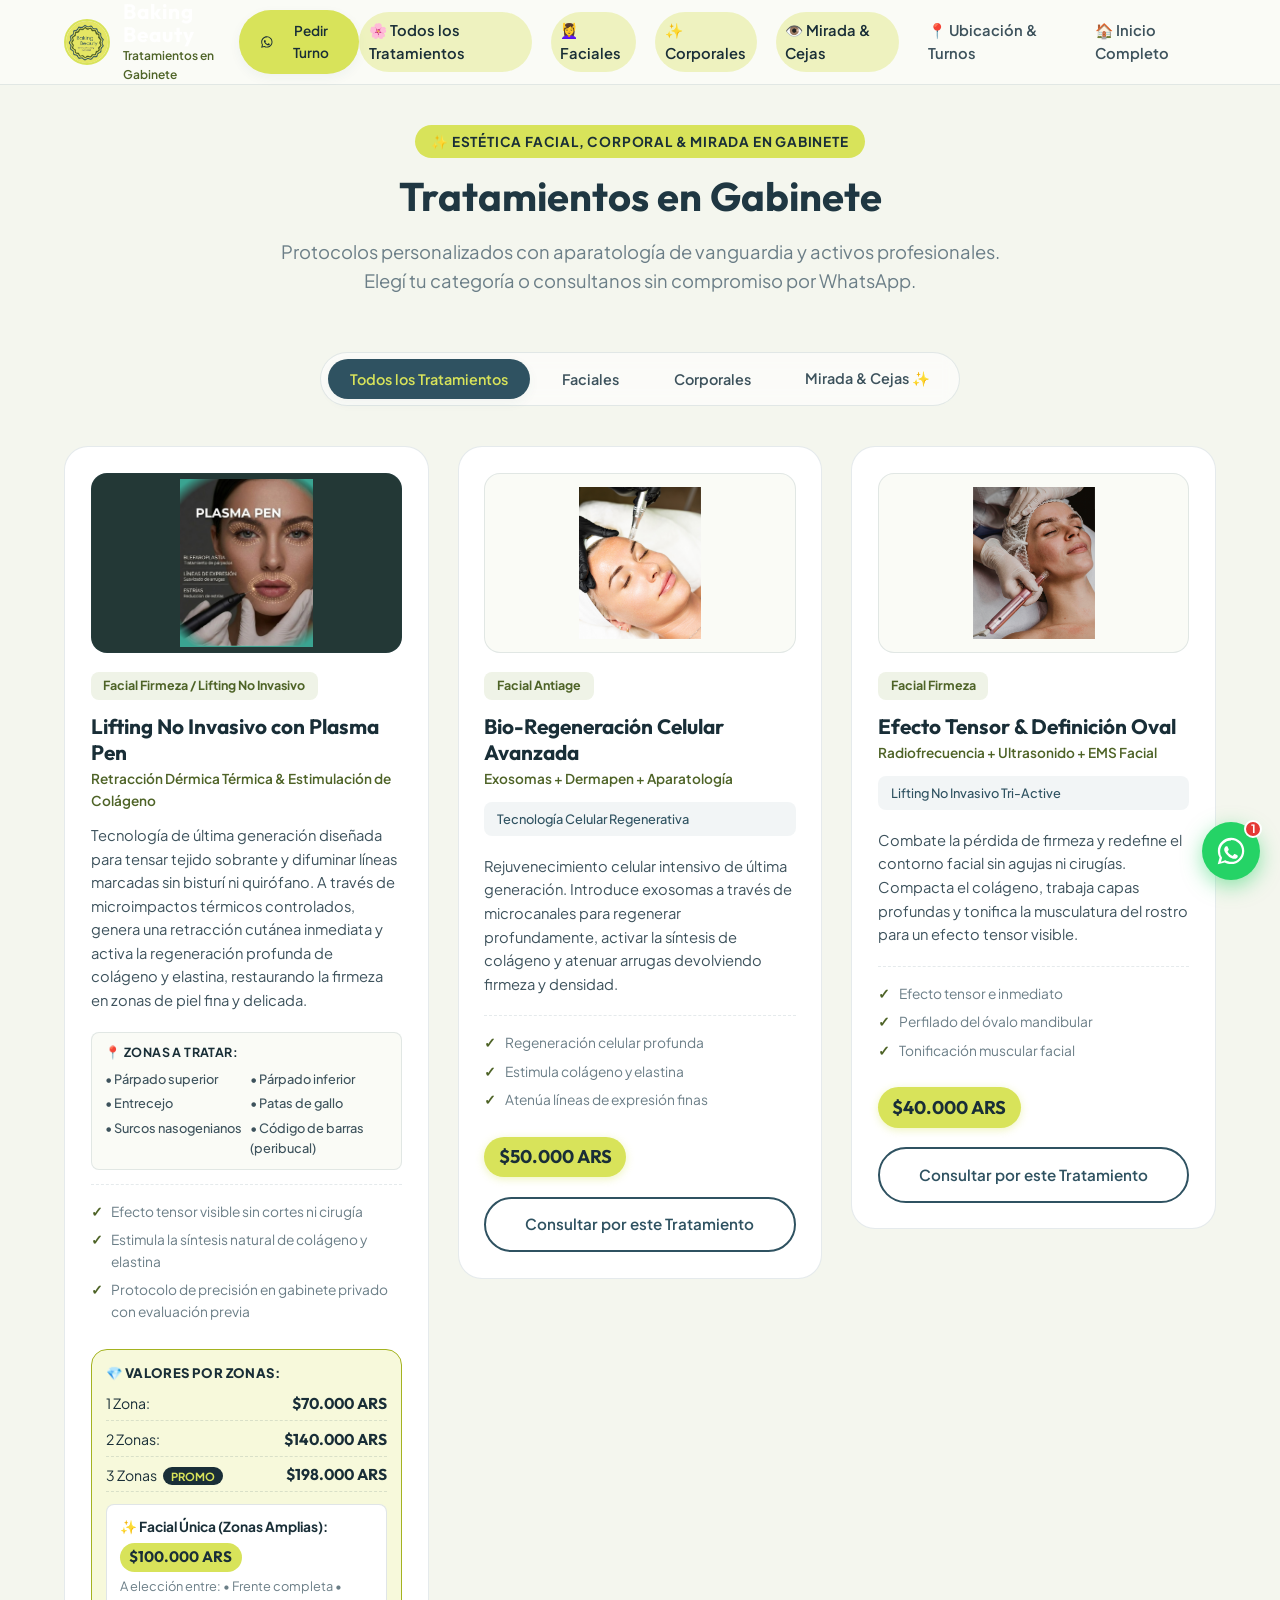
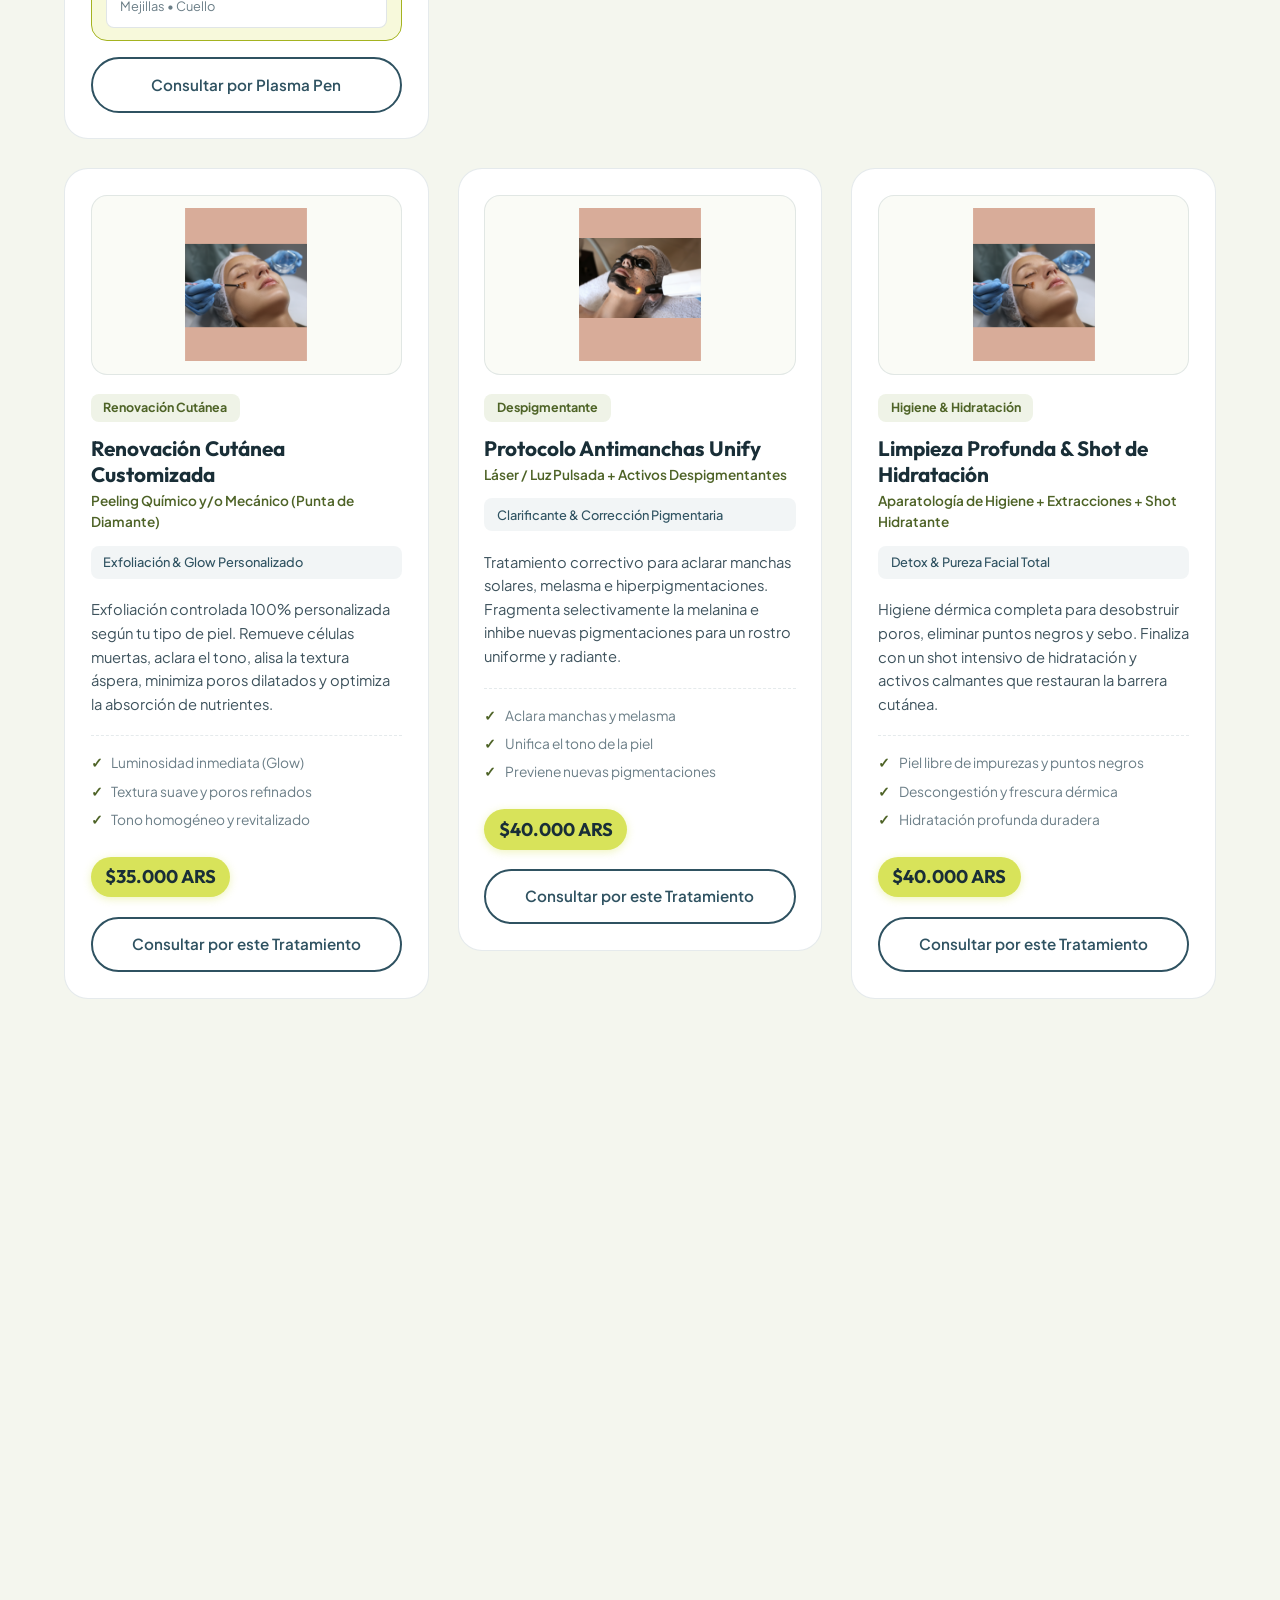
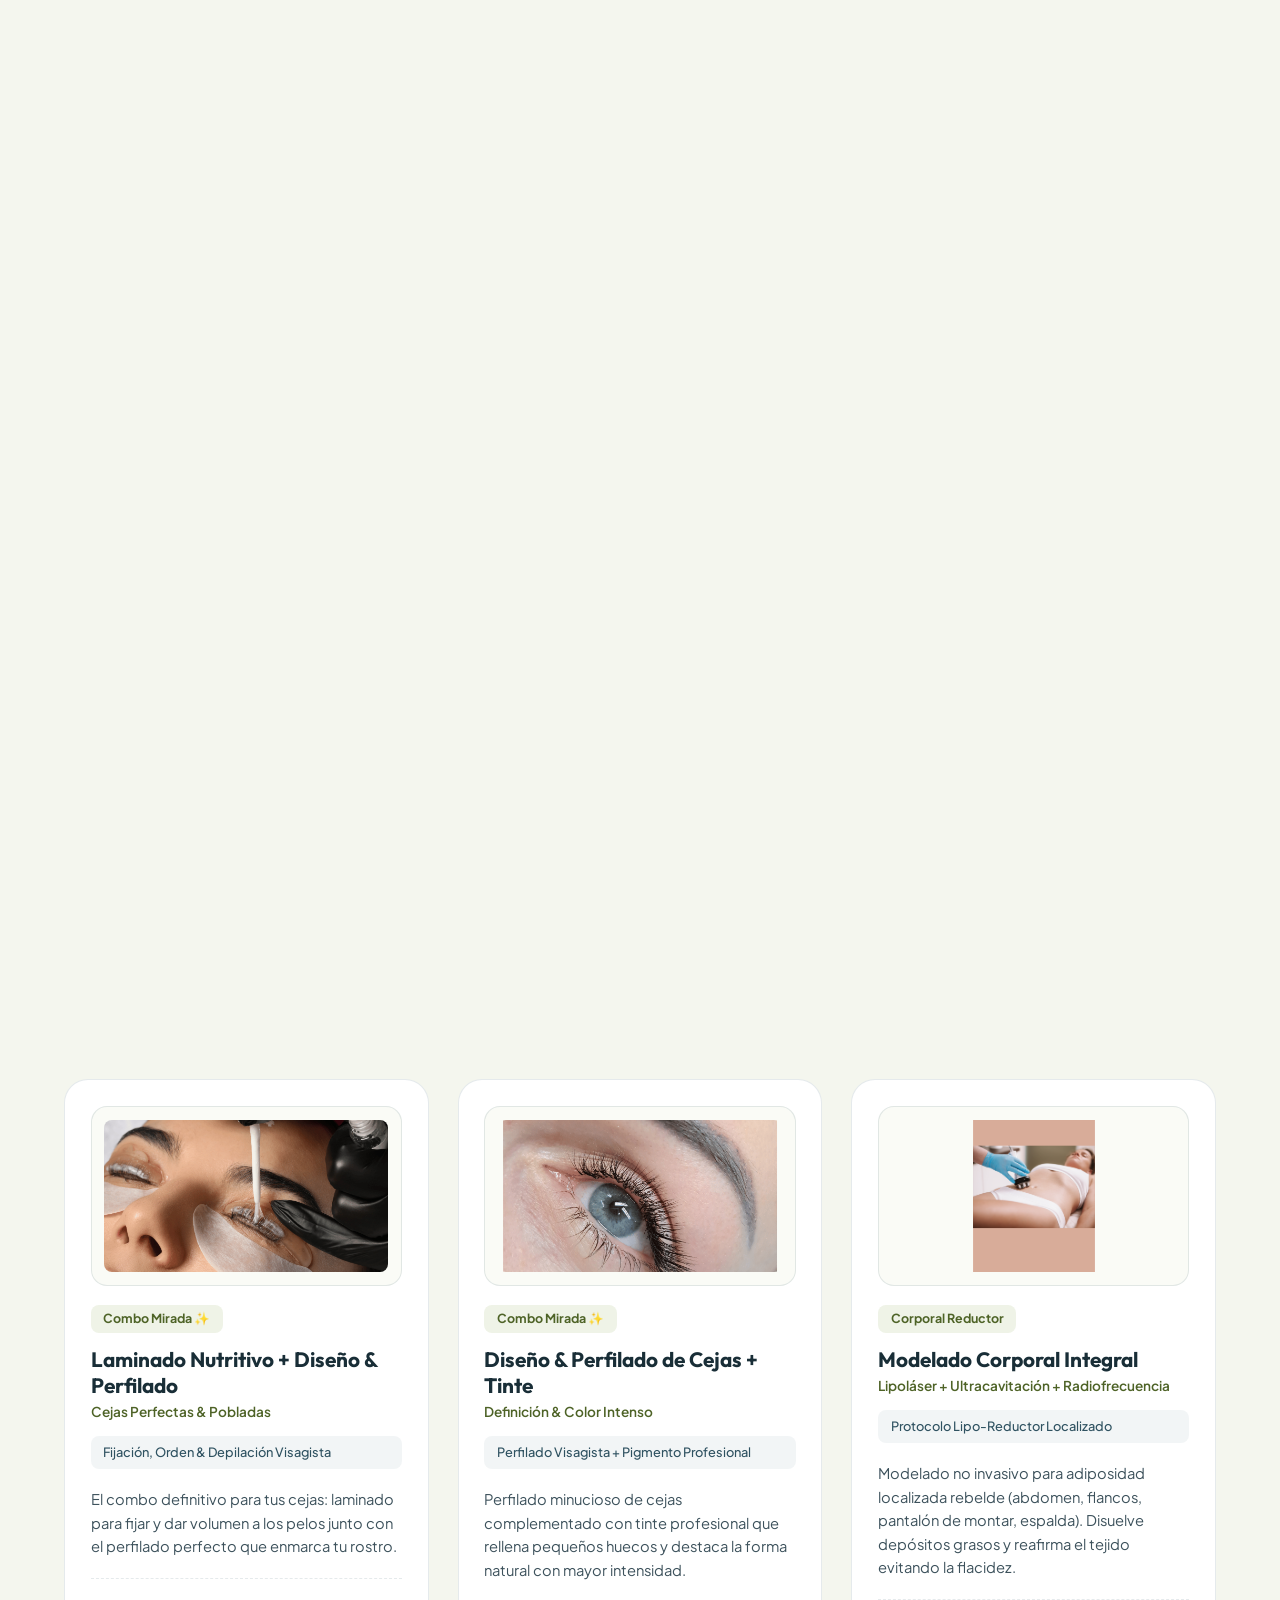
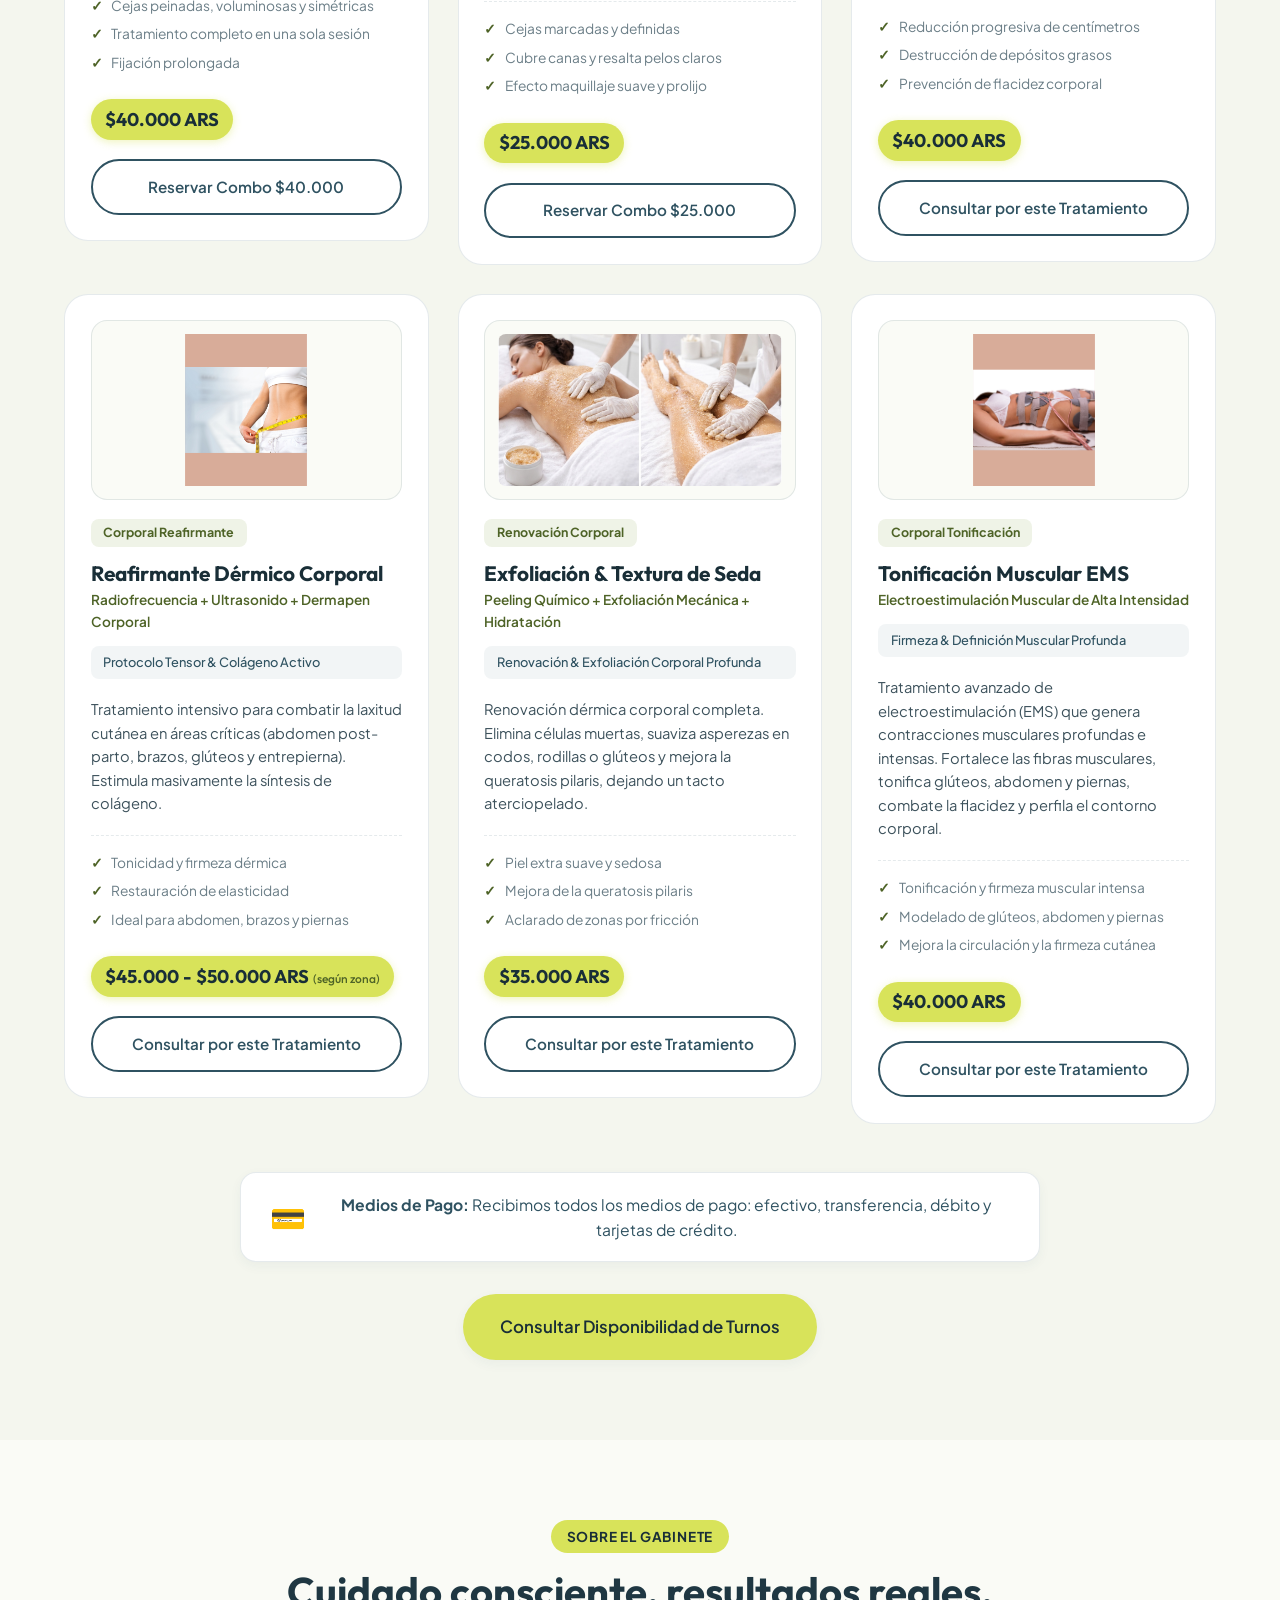
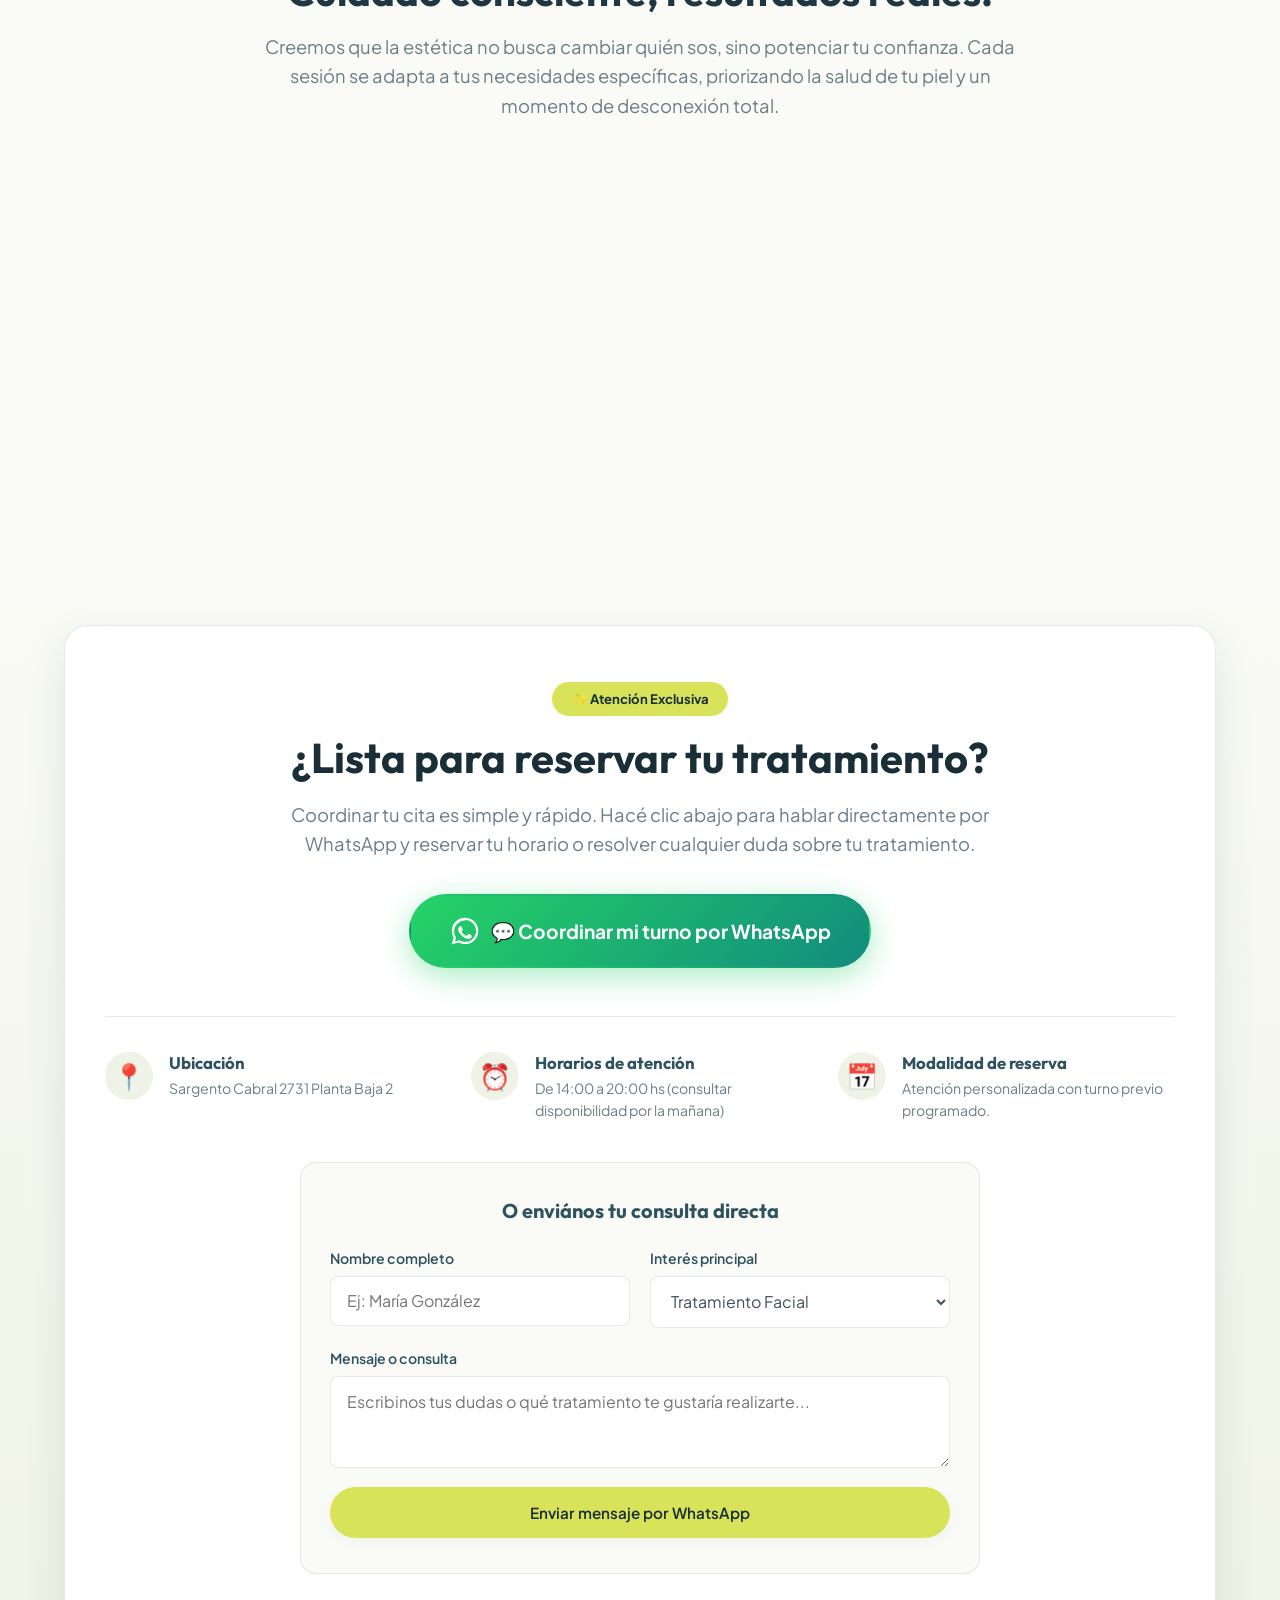
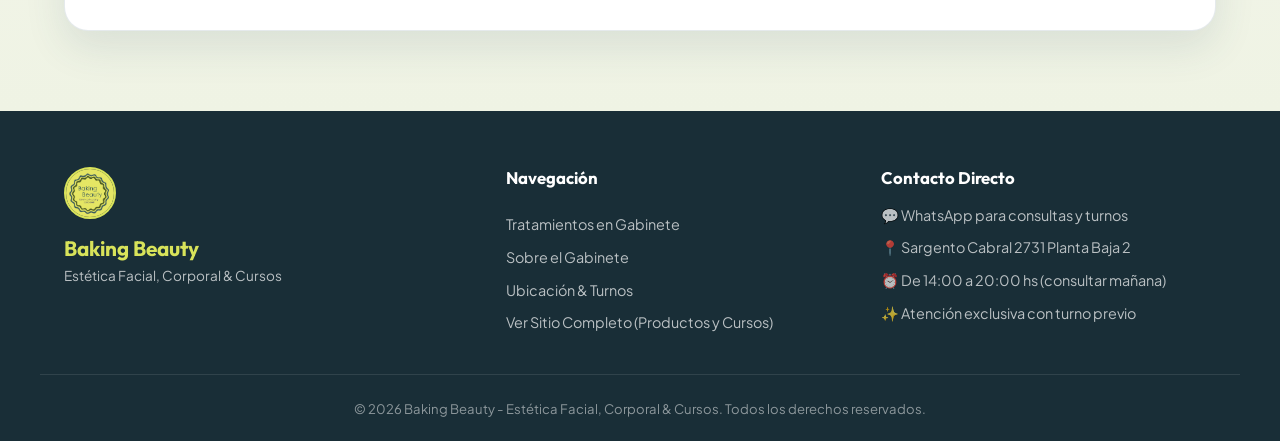
<file: tratamientos.html>
<!DOCTYPE html>
<html lang="es">
<head>
    <meta charset="UTF-8">
    <meta name="viewport" content="width=device-width, initial-scale=1.0">
    <title>Tratamientos en Gabinete | Baking Beauty - Estética Facial, Corporal & Mirada</title>
    <meta name="description" content="Conocé nuestros protocolos faciales, corporales y estética de mirada (pestañas y cejas) en gabinete. Aparatología de vanguardia y atención personalizada. Reservá tu turno por WhatsApp.">
    <link rel="icon" type="image/jpeg" href="assets/images/logo.jpg">
    <!-- Google Fonts -->
    <link rel="preconnect" href="https://fonts.googleapis.com">
    <link rel="preconnect" href="https://fonts.gstatic.com" crossorigin>
    <link href="https://fonts.googleapis.com/css2?family=Outfit:wght@300;400;500;600;700&family=Plus+Jakarta+Sans:wght@400;500;600;700&display=swap" rel="stylesheet">
    <link rel="stylesheet" href="styles.css">
    <!-- Meta Pixel Code -->
    <script>
    !function(f,b,e,v,n,t,s)
    {if(f.fbq)return;n=f.fbq=function(){n.callMethod?
    n.callMethod.apply(n,arguments):n.queue.push(arguments)};
    if(!f._fbq)f._fbq=n;n.push=n;n.loaded=!0;n.version='2.0';
    n.queue=[];t=b.createElement(e);t.async=!0;
    t.src=v;s=b.getElementsByTagName(e)[0];
    s.parentNode.insertBefore(t,s)}(window, document,'script',
    'https://connect.facebook.net/en_US/fbevents.js');
    fbq('init', '2171608166783896');
    fbq('track', 'PageView');
    </script>
    <noscript><img height="1" width="1" style="display:none"
    src="https://www.facebook.com/tr?id=2171608166783896&ev=PageView&noscript=1"
    /></noscript>
    <!-- End Meta Pixel Code -->
</head>
<script>
  fbq('track', 'ViewContent');
</script>
<body>

    <!-- Header & Navigation enfocado en Tratamientos -->
    <header class="site-header" id="header">
        <div class="container header-container">
            <div class="header-top-row">
                <a href="index.html" class="brand-logo">
                    <img src="assets/images/logo.jpg" alt="Baking Beauty Logo" class="logo-img">
                    <div class="brand-text">
                        <span class="brand-name">Baking Beauty</span>
                        <span class="brand-tagline">Tratamientos en Gabinete</span>
                    </div>
                </a>

                <div class="header-actions">
                    <a href="https://wa.me/qr/JULPQ2VESAFND1" 
                       target="_blank" 
                       rel="noopener noreferrer" 
                       class="btn btn-primary btn-sm btn-whatsapp">
                        <svg class="icon" viewBox="0 0 24 24" width="18" height="18" fill="currentColor">
                            <path d="M12.04 2c-5.46 0-9.91 4.45-9.91 9.91 0 1.75.46 3.45 1.32 4.95L2.05 22l5.25-1.38c1.45.79 3.08 1.21 4.74 1.21 5.46 0 9.91-4.45 9.91-9.91 0-2.65-1.03-5.14-2.9-7.01A9.84 9.84 0 0 0 12.04 2zm.01 1.67c4.54 0 8.24 3.7 8.24 8.24 0 2.2-.86 4.27-2.42 5.82a8.19 8.19 0 0 1-5.83 2.42c-1.46 0-2.9-.38-4.16-1.12l-.3-.18-3.1 1.2.82-3.02-.19-.31a8.19 8.19 0 0 1-1.26-4.38c0-4.54 3.7-8.24 8.24-8.24zm4.52 11.45c-.25-.13-1.47-.72-1.7-.81-.23-.08-.39-.13-.56.13-.17.25-.65.81-.8.98-.15.17-.3.19-.55.07-.25-.13-1.06-.39-2.02-1.25-.75-.67-1.26-1.49-1.4-1.74-.15-.25-.02-.39.11-.51.11-.11.25-.29.37-.44.13-.15.17-.25.25-.42.08-.17.04-.31-.02-.44-.06-.13-.56-1.35-.77-1.85-.2-.48-.41-.42-.56-.43h-.48c-.17 0-.44.06-.67.31-.23.25-.88.86-.88 2.1 0 1.24.9 2.44 1.03 2.61.13.17 1.77 2.7 4.29 3.79.6.26 1.07.41 1.44.53.6.19 1.15.16 1.58.1.48-.07 1.47-.6 1.68-1.18.21-.58.21-1.07.15-1.18-.06-.11-.22-.17-.47-.3z"/>
                        </svg>
                        <span>Pedir Turno</span>
                    </a>
                </div>
            </div>

            <nav class="main-nav" id="main-nav">
                <a href="#servicios" class="nav-link" data-filter-target="all">🌸 Todos los Tratamientos</a>
                <a href="#servicios" class="nav-link" data-filter-target="facial">💆‍♀️ Faciales</a>
                <a href="#servicios" class="nav-link" data-filter-target="corporal">✨ Corporales</a>
                <a href="#servicios" class="nav-link" data-filter-target="mirada">👁️ Mirada & Cejas</a>
                <a href="#contacto" class="nav-link">📍 Ubicación & Turnos</a>
                <a href="index.html" class="nav-link">🏠 Inicio Completo</a>
            </nav>

            <div class="mobile-scroll-hint">👉 Deslizá con el dedo para ver más →</div>
        </div>
    </header>

    <main>
        <!-- Catálogo de Servicios y Protocolos -->
        <section class="section services-section services-page-top" id="servicios">
            <div class="container">
                <div class="section-header text-center">
                    <span class="section-subtitle">✨ Estética Facial, Corporal & Mirada en Gabinete</span>
                    <h1 class="section-title">Tratamientos en Gabinete</h1>
                    <p class="section-description">Protocolos personalizados con aparatología de vanguardia y activos profesionales. Elegí tu categoría o consultanos sin compromiso por WhatsApp.</p>
                </div>

                <!-- Tabs Filter -->
                <div class="filter-tabs">
                    <button class="tab-btn active" data-filter="all">Todos los Tratamientos</button>
                    <button class="tab-btn" data-filter="facial">Faciales</button>
                    <button class="tab-btn" data-filter="corporal">Corporales</button>
                    <button class="tab-btn" data-filter="mirada">Mirada & Cejas ✨</button>
                </div>

                <!-- Services Grid -->
                <div class="services-grid" id="services-grid">

                    <!-- Facial 0: Lifting No Invasivo con Plasma Pen -->
                    <article class="service-card" data-category="facial">
                        <div class="service-img-wrapper service-img-wrapper-tall">
                            <img src="assets/images/plasma-pen.png" alt="Lifting No Invasivo con Plasma Pen" class="service-img">
                        </div>
                        <div class="service-badge">Facial Firmeza / Lifting No Invasivo</div>
                        <h3 class="service-title">Lifting No Invasivo con Plasma Pen</h3>
                        <span class="service-subtitle">Retracción Dérmica Térmica & Estimulación de Colágeno</span>
                        <p class="service-desc">
                            Tecnología de última generación diseñada para tensar tejido sobrante y difuminar líneas marcadas sin bisturí ni quirófano. A través de microimpactos térmicos controlados, genera una retracción cutánea inmediata y activa la regeneración profunda de colágeno y elastina, restaurando la firmeza en zonas de piel fina y delicada.
                        </p>

                        <div class="service-zones-box">
                            <span class="service-zones-title">📍 Zonas a tratar:</span>
                            <ul class="service-zones-grid">
                                <li>• Párpado superior</li>
                                <li>• Párpado inferior</li>
                                <li>• Entrecejo</li>
                                <li>• Patas de gallo</li>
                                <li>• Surcos nasogenianos</li>
                                <li>• Código de barras (peribucal)</li>
                            </ul>
                        </div>

                        <ul class="service-benefits">
                            <li>Efecto tensor visible sin cortes ni cirugía</li>
                            <li>Estimula la síntesis natural de colágeno y elastina</li>
                            <li>Protocolo de precisión en gabinete privado con evaluación previa</li>
                        </ul>

                        <div class="service-pricing-box">
                            <span class="service-pricing-title">💎 Valores por Zonas:</span>
                            <ul class="service-pricing-list">
                                <li><span>1 Zona:</span> <strong>$70.000 ARS</strong></li>
                                <li><span>2 Zonas:</span> <strong>$140.000 ARS</strong></li>
                                <li><span>3 Zonas <span class="promo-pill">PROMO</span></span> <strong>$198.000 ARS</strong></li>
                            </ul>
                            <div class="service-pricing-wide">
                                <div class="service-pricing-wide-header">
                                    <span>✨ Facial Única (Zonas Amplias):</span>
                                    <strong>$100.000 ARS</strong>
                                </div>
                                <p class="service-pricing-wide-sub">A elección entre: • Frente completa • Mejillas • Cuello</p>
                            </div>
                        </div>

                        <a href="https://wa.me/qr/JULPQ2VESAFND1" 
                           target="_blank" rel="noopener noreferrer" class="btn btn-outline-primary btn-block">
                            Consultar por Plasma Pen
                        </a>
                    </article>

                    <!-- Facial 1: Bio-Regeneración Celular Avanzada -->
                    <article class="service-card" data-category="facial">
                        <div class="service-img-wrapper">
                            <img src="assets/images/1.svg" alt="Bio-Regeneración Celular Avanzada" class="service-img">
                        </div>
                        <div class="service-badge">Facial Antiage</div>
                        <h3 class="service-title">Bio-Regeneración Celular Avanzada</h3>
                        <span class="service-subtitle">Exosomas + Dermapen + Aparatología</span>
                        <div class="service-tech">Tecnología Celular Regenerativa</div>
                        <p class="service-desc">
                            Rejuvenecimiento celular intensivo de última generación. Introduce exosomas a través de microcanales para regenerar profundamente, activar la síntesis de colágeno y atenuar arrugas devolviendo firmeza y densidad.
                        </p>
                        <ul class="service-benefits">
                            <li>Regeneración celular profunda</li>
                            <li>Estimula colágeno y elastina</li>
                            <li>Atenúa líneas de expresión finas</li>
                        </ul>
                        <div class="service-price-tag">$50.000 ARS</div>
                        <a href="https://wa.me/qr/JULPQ2VESAFND1" 
                           target="_blank" rel="noopener noreferrer" class="btn btn-outline-primary btn-block">
                            Consultar por este Tratamiento
                        </a>
                    </article>

                    <!-- Facial 2: Efecto Tensor -->
                    <article class="service-card" data-category="facial">
                        <div class="service-img-wrapper">
                            <img src="assets/images/2.svg" alt="Efecto Tensor & Definición Oval" class="service-img">
                        </div>
                        <div class="service-badge">Facial Firmeza</div>
                        <h3 class="service-title">Efecto Tensor & Definición Oval</h3>
                        <span class="service-subtitle">Radiofrecuencia + Ultrasonido + EMS Facial</span>
                        <div class="service-tech">Lifting No Invasivo Tri-Active</div>
                        <p class="service-desc">
                            Combate la pérdida de firmeza y redefine el contorno facial sin agujas ni cirugías. Compacta el colágeno, trabaja capas profundas y tonifica la musculatura del rostro para un efecto tensor visible.
                        </p>
                        <ul class="service-benefits">
                            <li>Efecto tensor e inmediato</li>
                            <li>Perfilado del óvalo mandibular</li>
                            <li>Tonificación muscular facial</li>
                        </ul>
                        <div class="service-price-tag">$40.000 ARS</div>
                        <a href="https://wa.me/qr/JULPQ2VESAFND1" 
                           target="_blank" rel="noopener noreferrer" class="btn btn-outline-primary btn-block">
                            Consultar por este Tratamiento
                        </a>
                    </article>

                    <!-- Facial 3: Renovación Cutánea Customizada -->
                    <article class="service-card" data-category="facial">
                        <div class="service-img-wrapper">
                            <img src="assets/images/19.svg" alt="Renovación Cutánea Customizada" class="service-img">
                        </div>
                        <div class="service-badge">Renovación Cutánea</div>
                        <h3 class="service-title">Renovación Cutánea Customizada</h3>
                        <span class="service-subtitle">Peeling Químico y/o Mecánico (Punta de Diamante)</span>
                        <div class="service-tech">Exfoliación & Glow Personalizado</div>
                        <p class="service-desc">
                            Exfoliación controlada 100% personalizada según tu tipo de piel. Remueve células muertas, aclara el tono, alisa la textura áspera, minimiza poros dilatados y optimiza la absorción de nutrientes.
                        </p>
                        <ul class="service-benefits">
                            <li>Luminosidad inmediata (Glow)</li>
                            <li>Textura suave y poros refinados</li>
                            <li>Tono homogéneo y revitalizado</li>
                        </ul>
                        <div class="service-price-tag">$35.000 ARS</div>
                        <a href="https://wa.me/qr/JULPQ2VESAFND1" 
                           target="_blank" rel="noopener noreferrer" class="btn btn-outline-primary btn-block">
                            Consultar por este Tratamiento
                        </a>
                    </article>

                    <!-- Facial 4: Protocolo Antimanchas Unify -->
                    <article class="service-card" data-category="facial">
                        <div class="service-img-wrapper">
                            <img src="assets/images/22.svg" alt="Protocolo Antimanchas Unify" class="service-img">
                        </div>
                        <div class="service-badge">Despigmentante</div>
                        <h3 class="service-title">Protocolo Antimanchas Unify</h3>
                        <span class="service-subtitle">Láser / Luz Pulsada + Activos Despigmentantes</span>
                        <div class="service-tech">Clarificante & Corrección Pigmentaria</div>
                        <p class="service-desc">
                            Tratamiento correctivo para aclarar manchas solares, melasma e hiperpigmentaciones. Fragmenta selectivamente la melanina e inhibe nuevas pigmentaciones para un rostro uniforme y radiante.
                        </p>
                        <ul class="service-benefits">
                            <li>Aclara manchas y melasma</li>
                            <li>Unifica el tono de la piel</li>
                            <li>Previene nuevas pigmentaciones</li>
                        </ul>
                        <div class="service-price-tag">$40.000 ARS</div>
                        <a href="https://wa.me/qr/JULPQ2VESAFND1" 
                           target="_blank" rel="noopener noreferrer" class="btn btn-outline-primary btn-block">
                            Consultar por este Tratamiento
                        </a>
                    </article>

                    <!-- Facial 5: Limpieza Profunda -->
                    <article class="service-card" data-category="facial">
                        <div class="service-img-wrapper">
                            <img src="assets/images/19.svg" alt="Limpieza Profunda & Shot de Hidratación" class="service-img">
                        </div>
                        <div class="service-badge">Higiene & Hidratación</div>
                        <h3 class="service-title">Limpieza Profunda & Shot de Hidratación</h3>
                        <span class="service-subtitle">Aparatología de Higiene + Extracciones + Shot Hidratante</span>
                        <div class="service-tech">Detox & Pureza Facial Total</div>
                        <p class="service-desc">
                            Higiene dérmica completa para desobstruir poros, eliminar puntos negros y sebo. Finaliza con un shot intensivo de hidratación y activos calmantes que restauran la barrera cutánea.
                        </p>
                        <ul class="service-benefits">
                            <li>Piel libre de impurezas y puntos negros</li>
                            <li>Descongestión y frescura dérmica</li>
                            <li>Hidratación profunda duradera</li>
                        </ul>
                        <div class="service-price-tag">$40.000 ARS</div>
                        <a href="https://wa.me/qr/JULPQ2VESAFND1" 
                           target="_blank" rel="noopener noreferrer" class="btn btn-outline-primary btn-block">
                            Consultar por este Tratamiento
                        </a>
                    </article>

                    <!-- Facial 6: Regeneración Post-Acné -->
                    <article class="service-card" data-category="facial">
                        <div class="service-img-wrapper">
                            <img src="assets/images/20.svg" alt="Regeneración Dérmica Post-Acné" class="service-img">
                        </div>
                        <div class="service-badge">Acné & Cicatrices</div>
                        <h3 class="service-title">Regeneración Dérmica Post-Acné</h3>
                        <span class="service-subtitle">Activos Bactericidas + Inducción de Colágeno</span>
                        <div class="service-tech">Terapia para Acné & Regeneración de Marcas</div>
                        <p class="service-desc">
                            Tratamiento de doble acción: regula la secreción sebácea y calma brotes activos, mientras que mediante estimulación dérmica suaviza cicatrices atróficas ("pocitos") y rojeces residuales.
                        </p>
                        <ul class="service-benefits">
                            <li>Control del acné activo y sebo</li>
                            <li>Suavizado de cicatrices y marcas</li>
                            <li>Regeneración de tejido cutáneo</li>
                        </ul>
                        <div class="service-price-tag">$50.000 ARS</div>
                        <a href="https://wa.me/qr/JULPQ2VESAFND1" 
                           target="_blank" rel="noopener noreferrer" class="btn btn-outline-primary btn-block">
                            Consultar por este Tratamiento
                        </a>
                    </article>

                    <!-- MIRADA 1: Lash Lifting Nutritivo -->
                    <article class="service-card" data-category="facial mirada">
                        <div class="service-img-wrapper">
                            <img src="assets/images/lash-brow-1.png" alt="Lash Lifting Nutritivo" class="service-img service-img-photo">
                        </div>
                        <div class="service-badge">Pestañas</div>
                        <h3 class="service-title">Lash Lifting Nutritivo</h3>
                        <span class="service-subtitle">Nutrición, Curvatura & Longitud Natural</span>
                        <div class="service-tech">Elevación de Pestañas desde la Raíz</div>
                        <p class="service-desc">
                            Eleva, curva y nutre cada pestaña desde la raíz aportando longitud y un efecto máscara natural duradero sin necesidad de maquillarte a diario.
                        </p>
                        <ul class="service-benefits">
                            <li>Curvatura y longitud visible sin rímel</li>
                            <li>Tratamiento nutritivo para el pelo</li>
                            <li>Resultado natural de larga duración</li>
                        </ul>
                        <div class="service-price-tag">$28.000 ARS</div>
                        <a href="https://wa.me/message/T3XJ4SQKZAMJH1" 
                           target="_blank" rel="noopener noreferrer" class="btn btn-outline-primary btn-block">
                            Consultar por Pestañas
                        </a>
                    </article>

                    <!-- MIRADA 2: Diseño y Perfilado de Cejas -->
                    <article class="service-card" data-category="facial mirada">
                        <div class="service-img-wrapper">
                            <img src="assets/images/lash-brow-2.png" alt="Diseño y Perfilado de Cejas" class="service-img service-img-photo">
                        </div>
                        <div class="service-badge">Cejas</div>
                        <h3 class="service-title">Diseño y Perfilado de Cejas</h3>
                        <span class="service-subtitle">Visagismo Facial & Diseño Personalizado</span>
                        <div class="service-tech">Perfilado & Definición de Arcos</div>
                        <p class="service-desc">
                            Estudio de la morfología del rostro para diseñar y depilar tus cejas con máxima precisión, logrando simetría, limpieza y un marco armonioso para tu mirada.
                        </p>
                        <ul class="service-benefits">
                            <li>Diseño personalizado según tu rostro</li>
                            <li>Simetría y acabado prolijo</li>
                            <li>Enmarca y realza la expresión facial</li>
                        </ul>
                        <div class="service-price-tag">$20.000 ARS</div>
                        <a href="https://wa.me/message/T3XJ4SQKZAMJH1" 
                           target="_blank" rel="noopener noreferrer" class="btn btn-outline-primary btn-block">
                            Consultar por Cejas
                        </a>
                    </article>

                    <!-- MIRADA 3: Laminado Nutritivo de Cejas -->
                    <article class="service-card" data-category="facial mirada">
                        <div class="service-img-wrapper">
                            <img src="assets/images/lash-brow-3.png" alt="Laminado Nutritivo de Cejas" class="service-img service-img-photo">
                        </div>
                        <div class="service-badge">Cejas</div>
                        <h3 class="service-title">Laminado Nutritivo de Cejas</h3>
                        <span class="service-subtitle">Fijación, Peinado & Nutrición Dérmica</span>
                        <div class="service-tech">Efecto Brow Lamination Poblado</div>
                        <p class="service-desc">
                            Redirecciona, fija y disciplina los pelos de las cejas, rellenando espacios y logrando un efecto visual de cejas más tupidas, ordenadas e hidratadas.
                        </p>
                        <ul class="service-benefits">
                            <li>Fija y ordena pelos rebeldes</li>
                            <li>Efecto de mayor volumen y densidad</li>
                            <li>Hidratación nutritiva intensiva</li>
                        </ul>
                        <div class="service-price-tag">$30.000 ARS</div>
                        <a href="https://wa.me/message/T3XJ4SQKZAMJH1" 
                           target="_blank" rel="noopener noreferrer" class="btn btn-outline-primary btn-block">
                            Consultar por Laminado
                        </a>
                    </article>

                    <!-- MIRADA 4: Aplicación de Tinte -->
                    <article class="service-card" data-category="facial mirada">
                        <div class="service-img-wrapper">
                            <img src="assets/images/lash-brow-4.png" alt="Aplicación de Tinte" class="service-img service-img-photo">
                        </div>
                        <div class="service-badge">Pestañas & Cejas</div>
                        <h3 class="service-title">Aplicación de Tinte Profesional</h3>
                        <span class="service-subtitle">Color, Intensidad & Profundidad</span>
                        <div class="service-tech">Pigmentación Específica para Mirada</div>
                        <p class="service-desc">
                            Tinte formulado para cejas y pestañas que aporta tono e intensidad, oscureciendo pelos claros y resaltando la definición de la mirada de forma natural.
                        </p>
                        <ul class="service-benefits">
                            <li>Aporta profundidad y definición</li>
                            <li>Cubre pelos claros o canas</li>
                            <li>Color duradero e inalterable</li>
                        </ul>
                        <div class="service-price-tag">$8.000 ARS</div>
                        <a href="https://wa.me/message/T3XJ4SQKZAMJH1" 
                           target="_blank" rel="noopener noreferrer" class="btn btn-outline-primary btn-block">
                            Consultar por Tinte
                        </a>
                    </article>

                    <!-- COMBO 1: Lash Lifting + Diseño y Perfilado -->
                    <article class="service-card" data-category="facial mirada">
                        <div class="service-img-wrapper">
                            <img src="assets/images/lash-brow-1.png" alt="Combo Lash Lifting + Diseño de Cejas" class="service-img service-img-photo">
                        </div>
                        <div class="service-badge">Combo Mirada ✨</div>
                        <h3 class="service-title">Lash Lifting Nutritivo + Diseño & Perfilado</h3>
                        <span class="service-subtitle">El Dúo Infaltable para Pestañas & Cejas</span>
                        <div class="service-tech">Tratamiento Integral de Mirada</div>
                        <p class="service-desc">
                            Combinación ideal: curvatura y nutrición para tus pestañas junto con el diseño visagista y perfilado de cejas para una mirada radiante e impactante.
                        </p>
                        <ul class="service-benefits">
                            <li>Elevación de pestañas + diseño de cejas</li>
                            <li>Ahorro especial en combo promocional</li>
                            <li>Listos para lucir sin maquillaje</li>
                        </ul>
                        <div class="service-price-tag">$42.000 ARS</div>
                        <a href="https://wa.me/message/T3XJ4SQKZAMJH1" 
                           target="_blank" rel="noopener noreferrer" class="btn btn-outline-primary btn-block">
                            Reservar Combo $42.000
                        </a>
                    </article>

                    <!-- COMBO 2: Laminado Nutritivo + Diseño y Perfilado -->
                    <article class="service-card" data-category="facial mirada">
                        <div class="service-img-wrapper">
                            <img src="assets/images/lash-brow-3.png" alt="Combo Laminado + Diseño de Cejas" class="service-img service-img-photo">
                        </div>
                        <div class="service-badge">Combo Mirada ✨</div>
                        <h3 class="service-title">Laminado Nutritivo + Diseño & Perfilado</h3>
                        <span class="service-subtitle">Cejas Perfectas & Pobladas</span>
                        <div class="service-tech">Fijación, Orden & Depilación Visagista</div>
                        <p class="service-desc">
                            El combo definitivo para tus cejas: laminado para fijar y dar volumen a los pelos junto con el perfilado perfecto que enmarca tu rostro.
                        </p>
                        <ul class="service-benefits">
                            <li>Cejas peinadas, voluminosas y simétricas</li>
                            <li>Tratamiento completo en una sola sesión</li>
                            <li>Fijación prolongada</li>
                        </ul>
                        <div class="service-price-tag">$40.000 ARS</div>
                        <a href="https://wa.me/message/T3XJ4SQKZAMJH1" 
                           target="_blank" rel="noopener noreferrer" class="btn btn-outline-primary btn-block">
                            Reservar Combo $40.000
                        </a>
                    </article>

                    <!-- COMBO 3: Diseño y Perfilado + Tinte -->
                    <article class="service-card" data-category="facial mirada">
                        <div class="service-img-wrapper">
                            <img src="assets/images/lash-brow-2.png" alt="Combo Diseño de Cejas + Tinte" class="service-img service-img-photo">
                        </div>
                        <div class="service-badge">Combo Mirada ✨</div>
                        <h3 class="service-title">Diseño & Perfilado de Cejas + Tinte</h3>
                        <span class="service-subtitle">Definición & Color Intenso</span>
                        <div class="service-tech">Perfilado Visagista + Pigmento Profesional</div>
                        <p class="service-desc">
                            Perfilado minucioso de cejas complementado con tinte profesional que rellena pequeños huecos y destaca la forma natural con mayor intensidad.
                        </p>
                        <ul class="service-benefits">
                            <li>Cejas marcadas y definidas</li>
                            <li>Cubre canas y resalta pelos claros</li>
                            <li>Efecto maquillaje suave y prolijo</li>
                        </ul>
                        <div class="service-price-tag">$25.000 ARS</div>
                        <a href="https://wa.me/message/T3XJ4SQKZAMJH1" 
                           target="_blank" rel="noopener noreferrer" class="btn btn-outline-primary btn-block">
                            Reservar Combo $25.000
                        </a>
                    </article>

                    <!-- Corporal 1: Modelado Corporal Integral -->
                    <article class="service-card" data-category="corporal">
                        <div class="service-img-wrapper">
                            <img src="assets/images/12.svg" alt="Modelado Corporal Integral" class="service-img">
                        </div>
                        <div class="service-badge">Corporal Reductor</div>
                        <h3 class="service-title">Modelado Corporal Integral</h3>
                        <span class="service-subtitle">Lipoláser + Ultracavitación + Radiofrecuencia</span>
                        <div class="service-tech">Protocolo Lipo-Reductor Localizado</div>
                        <p class="service-desc">
                            Modelado no invasivo para adiposidad localizada rebelde (abdomen, flancos, pantalón de montar, espalda). Disuelve depósitos grasos y reafirma el tejido evitando la flacidez.
                        </p>
                        <ul class="service-benefits">
                            <li>Reducción progresiva de centímetros</li>
                            <li>Destrucción de depósitos grasos</li>
                            <li>Prevención de flacidez corporal</li>
                        </ul>
                        <div class="service-price-tag">$40.000 ARS</div>
                        <a href="https://wa.me/qr/JULPQ2VESAFND1" 
                           target="_blank" rel="noopener noreferrer" class="btn btn-outline-primary btn-block">
                            Consultar por este Tratamiento
                        </a>
                    </article>

                    <!-- Corporal 2: Reafirmante Dérmico Corporal -->
                    <article class="service-card" data-category="corporal">
                        <div class="service-img-wrapper">
                            <img src="assets/images/13.svg" alt="Reafirmante Dérmico Corporal" class="service-img">
                        </div>
                        <div class="service-badge">Corporal Reafirmante</div>
                        <h3 class="service-title">Reafirmante Dérmico Corporal</h3>
                        <span class="service-subtitle">Radiofrecuencia + Ultrasonido + Dermapen Corporal</span>
                        <div class="service-tech">Protocolo Tensor & Colágeno Activo</div>
                        <p class="service-desc">
                            Tratamiento intensivo para combatir la laxitud cutánea en áreas críticas (abdomen post-parto, brazos, glúteos y entrepierna). Estimula masivamente la síntesis de colágeno.
                        </p>
                        <ul class="service-benefits">
                            <li>Tonicidad y firmeza dérmica</li>
                            <li>Restauración de elasticidad</li>
                            <li>Ideal para abdomen, brazos y piernas</li>
                        </ul>
                        <div class="service-price-tag">$45.000 - $50.000 ARS <span class="price-zone-note">(según zona)</span></div>
                        <a href="https://wa.me/qr/JULPQ2VESAFND1" 
                           target="_blank" rel="noopener noreferrer" class="btn btn-outline-primary btn-block">
                            Consultar por este Tratamiento
                        </a>
                    </article>

                    <!-- Corporal 3: Exfoliación & Textura de Seda -->
                    <article class="service-card" data-category="corporal">
                        <div class="service-img-wrapper">
                            <img src="assets/images/peeling-corporal.jpg" alt="Exfoliación & Textura de Seda" class="service-img service-img-photo">
                        </div>
                        <div class="service-badge">Renovación Corporal</div>
                        <h3 class="service-title">Exfoliación & Textura de Seda</h3>
                        <span class="service-subtitle">Peeling Químico + Exfoliación Mecánica + Hidratación</span>
                        <div class="service-tech">Renovación & Exfoliación Corporal Profunda</div>
                        <p class="service-desc">
                            Renovación dérmica corporal completa. Elimina células muertas, suaviza asperezas en codos, rodillas o glúteos y mejora la queratosis pilaris, dejando un tacto aterciopelado.
                        </p>
                        <ul class="service-benefits">
                            <li>Piel extra suave y sedosa</li>
                            <li>Mejora de la queratosis pilaris</li>
                            <li>Aclarado de zonas por fricción</li>
                        </ul>
                        <div class="service-price-tag">$35.000 ARS</div>
                        <a href="https://wa.me/qr/JULPQ2VESAFND1" 
                           target="_blank" rel="noopener noreferrer" class="btn btn-outline-primary btn-block">
                            Consultar por este Tratamiento
                        </a>
                    </article>

                    <!-- Corporal 4: Tonificación Muscular EMS -->
                    <article class="service-card" data-category="corporal">
                        <div class="service-img-wrapper">
                            <img src="assets/images/28.svg" alt="Tonificación Muscular EMS" class="service-img">
                        </div>
                        <div class="service-badge">Corporal Tonificación</div>
                        <h3 class="service-title">Tonificación Muscular EMS</h3>
                        <span class="service-subtitle">Electroestimulación Muscular de Alta Intensidad</span>
                        <div class="service-tech">Firmeza & Definición Muscular Profunda</div>
                        <p class="service-desc">
                            Tratamiento avanzado de electroestimulación (EMS) que genera contracciones musculares profundas e intensas. Fortalece las fibras musculares, tonifica glúteos, abdomen y piernas, combate la flacidez y perfila el contorno corporal.
                        </p>
                        <ul class="service-benefits">
                            <li>Tonificación y firmeza muscular intensa</li>
                            <li>Modelado de glúteos, abdomen y piernas</li>
                            <li>Mejora la circulación y la firmeza cutánea</li>
                        </ul>
                        <div class="service-price-tag">$40.000 ARS</div>
                        <a href="https://wa.me/qr/JULPQ2VESAFND1" 
                           target="_blank" rel="noopener noreferrer" class="btn btn-outline-primary btn-block">
                            Consultar por este Tratamiento
                        </a>
                    </article>

                </div>

                <!-- Payment Methods Banner -->
                <div class="payment-methods-banner mt-5">
                    <div class="payment-icon">💳</div>
                    <div class="payment-text">
                        <strong>Medios de Pago:</strong> Recibimos todos los medios de pago: efectivo, transferencia, débito y tarjetas de crédito.
                    </div>
                </div>

                <div class="text-center mt-4">
                    <a href="https://wa.me/qr/JULPQ2VESAFND1" 
                       target="_blank" rel="noopener noreferrer" class="btn btn-primary btn-lg">
                        Consultar Disponibilidad de Turnos
                    </a>
                </div>
            </div>
        </section>

        <!-- Propuesta de Valor y Filosofía -->
        <section class="section philosophy-section" id="filosofia">
            <div class="container">
                <div class="section-header text-center">
                    <span class="section-subtitle">Sobre el Gabinete</span>
                    <h2 class="section-title">Cuidado consciente, resultados reales.</h2>
                    <p class="section-description">
                        Creemos que la estética no busca cambiar quién sos, sino potenciar tu confianza. Cada sesión se adapta a tus necesidades específicas, priorizando la salud de tu piel y un momento de desconexión total.
                    </p>
                </div>

                <div class="pillars-grid">
                    <div class="pillar-card">
                        <div class="pillar-icon">
                            <svg viewBox="0 0 24 24" width="32" height="32" fill="none" stroke="currentColor" stroke-width="2" stroke-linecap="round" stroke-linejoin="round">
                                <path d="M14 2H6a2 2 0 0 0-2 2v16a2 2 0 0 0 2 2h12a2 2 0 0 0 2-2V8z"></path>
                                <polyline points="14 2 14 8 20 8"></polyline>
                                <line x1="16" y1="13" x2="8" y2="13"></line>
                                <line x1="16" y1="17" x2="8" y2="17"></line>
                                <polyline points="10 9 9 9 8 9"></polyline>
                            </svg>
                        </div>
                        <h3 class="pillar-title">Evaluación personalizada</h3>
                        <p class="pillar-desc">Diagnóstico previo riguroso para diseñar tu protocolo exclusivo a medida según tu tipo de piel y objetivos.</p>
                    </div>

                    <div class="pillar-card">
                        <div class="pillar-icon">
                            <svg viewBox="0 0 24 24" width="32" height="32" fill="none" stroke="currentColor" stroke-width="2" stroke-linecap="round" stroke-linejoin="round">
                                <polygon points="13 2 3 14 12 14 11 22 21 10 12 10 13 2"></polygon>
                            </svg>
                        </div>
                        <h3 class="pillar-title">Tecnología y seguridad</h3>
                        <p class="pillar-desc">Protocolos no invasivos de última generación combinados con principios activos de grado cosmecéutico profesional.</p>
                    </div>

                    <div class="pillar-card">
                        <div class="pillar-icon">
                            <svg viewBox="0 0 24 24" width="32" height="32" fill="none" stroke="currentColor" stroke-width="2" stroke-linecap="round" stroke-linejoin="round">
                                <path d="M20.84 4.61a5.5 5.5 0 0 0-7.78 0L12 5.67l-1.06-1.06a5.5 5.5 0 0 0-7.78 7.78l1.06 1.06L12 21.23l7.78-7.78 1.06-1.06a5.5 5.5 0 0 0 0-7.78z"></path>
                            </svg>
                        </div>
                        <h3 class="pillar-title">Acompañamiento continuo</h3>
                        <p class="pillar-desc">Seguimiento constante de tu evolución antes, durante y después de cada sesión para garantizar la mejor experiencia.</p>
                    </div>
                </div>
            </div>
        </section>

        <!-- Sección Destacada de Contacto & Turnos (Alta Visibilidad) -->
        <section class="section contact-section" id="contacto">
            <div class="container">
                <div class="contact-box">
                    <div class="contact-header text-center">
                        <span class="contact-badge">✨ Atención Exclusiva</span>
                        <h2 class="contact-title">¿Lista para reservar tu tratamiento?</h2>
                        <p class="contact-subtitle">
                            Coordinar tu cita es simple y rápido. Hacé clic abajo para hablar directamente por WhatsApp y reservar tu horario o resolver cualquier duda sobre tu tratamiento.
                        </p>

                        <!-- Main Giant WhatsApp Button -->
                        <div class="contact-hero-cta">
                            <a href="https://wa.me/qr/JULPQ2VESAFND1" 
                               target="_blank" rel="noopener noreferrer" class="btn btn-whatsapp-giant">
                                <svg class="icon-lg" viewBox="0 0 24 24" width="32" height="32" fill="currentColor">
                                    <path d="M12.04 2c-5.46 0-9.91 4.45-9.91 9.91 0 1.75.46 3.45 1.32 4.95L2.05 22l5.25-1.38c1.45.79 3.08 1.21 4.74 1.21 5.46 0 9.91-4.45 9.91-9.91 0-2.65-1.03-5.14-2.9-7.01A9.84 9.84 0 0 0 12.04 2zm.01 1.67c4.54 0 8.24 3.7 8.24 8.24 0 2.2-.86 4.27-2.42 5.82a8.19 8.19 0 0 1-5.83 2.42c-1.46 0-2.9-.38-4.16-1.12l-.3-.18-3.1 1.2.82-3.02-.19-.31a8.19 8.19 0 0 1-1.26-4.38c0-4.54 3.7-8.24 8.24-8.24zm4.52 11.45c-.25-.13-1.47-.72-1.7-.81-.23-.08-.39-.13-.56.13-.17.25-.65.81-.8.98-.15.17-.3.19-.55.07-.25-.13-1.06-.39-2.02-1.25-.75-.67-1.26-1.49-1.4-1.74-.15-.25-.02-.39.11-.51.11-.11.25-.29.37-.44.13-.15.17-.25.25-.42.08-.17.04-.31-.02-.44-.06-.13-.56-1.35-.77-1.85-.2-.48-.41-.42-.56-.43h-.48c-.17 0-.44.06-.67.31-.23.25-.88.86-.88 2.1 0 1.24.9 2.44 1.03 2.61.13.17 1.77 2.7 4.29 3.79.6.26 1.07.41 1.44.53.6.19 1.15.16 1.58.1.48-.07 1.47-.6 1.68-1.18.21-.58.21-1.07.15-1.18-.06-.11-.22-.17-.47-.3z"/>
                                </svg>
                                <span>💬 Coordinar mi turno por WhatsApp</span>
                            </a>
                        </div>
                    </div>

                    <div class="contact-info-grid">
                        <div class="info-item">
                            <div class="info-icon">📍</div>
                            <div class="info-content">
                                <h4>Ubicación</h4>
                                <p>Sargento Cabral 2731 Planta Baja 2</p>
                            </div>
                        </div>

                        <div class="info-item">
                            <div class="info-icon">⏰</div>
                            <div class="info-content">
                                <h4>Horarios de atención</h4>
                                <p>De 14:00 a 20:00 hs (consultar disponibilidad por la mañana)</p>
                            </div>
                        </div>

                        <div class="info-item">
                            <div class="info-icon">📅</div>
                            <div class="info-content">
                                <h4>Modalidad de reserva</h4>
                                <p>Atención personalizada con turno previo programado.</p>
                            </div>
                        </div>
                    </div>

                    <!-- Quick Interactive Inquiry Form -->
                    <div class="contact-form-wrapper mt-5">
                        <h4 class="form-title text-center">O enviános tu consulta directa</h4>
                        <form id="whatsapp-quick-form" class="quick-form">
                            <div class="form-row">
                                <div class="form-group">
                                    <label for="form-name">Nombre completo</label>
                                    <input type="text" id="form-name" placeholder="Ej: María González" required>
                                </div>
                                <div class="form-group">
                                    <label for="form-interest">Interés principal</label>
                                    <select id="form-interest" required>
                                        <option value="Tratamiento Facial">Tratamiento Facial</option>
                                        <option value="Tratamiento Corporal">Tratamiento Corporal</option>
                                        <option value="Lifting de Pestañas / Cejas">Mirada (Pestañas / Cejas)</option>
                                        <option value="Consulta general">Otro / Consulta General</option>
                                    </select>
                                </div>
                            </div>
                            <div class="form-group">
                                <label for="form-message">Mensaje o consulta</label>
                                <textarea id="form-message" rows="3" placeholder="Escribinos tus dudas o qué tratamiento te gustaría realizarte..." required></textarea>
                            </div>
                            <button type="submit" class="btn btn-primary btn-block">
                                Enviar mensaje por WhatsApp
                            </button>
                        </form>
                    </div>

                </div>
            </div>
        </section>
    </main>

    <!-- Footer -->
    <footer class="site-footer">
        <div class="container footer-container">
            <div class="footer-brand">
                <img src="assets/images/logo.jpg" alt="Baking Beauty" class="footer-logo">
                <span class="footer-name">Baking Beauty</span>
                <p class="footer-sub">Estética Facial, Corporal & Cursos</p>
            </div>

            <div class="footer-links">
                <h4>Navegación</h4>
                <a href="#servicios">Tratamientos en Gabinete</a>
                <a href="#filosofia">Sobre el Gabinete</a>
                <a href="#contacto">Ubicación & Turnos</a>
                <a href="index.html">Ver Sitio Completo (Productos y Cursos)</a>
            </div>

            <div class="footer-contact">
                <h4>Contacto Directo</h4>
                <p>💬 WhatsApp para consultas y turnos</p>
                <p>📍 Sargento Cabral 2731 Planta Baja 2</p>
                <p>⏰ De 14:00 a 20:00 hs (consultar mañana)</p>
                <p>✨ Atención exclusiva con turno previo</p>
            </div>
        </div>
        <div class="footer-bottom">
            <div class="container text-center">
                <p>&copy; 2026 Baking Beauty - Estética Facial, Corporal & Cursos. Todos los derechos reservados.</p>
            </div>
        </div>
    </footer>

    <!-- Floating WhatsApp Widget Button -->
    <a href="https://wa.me/qr/JULPQ2VESAFND1" 
       target="_blank" rel="noopener noreferrer" class="whatsapp-float" aria-label="Hablar por WhatsApp">
        <span class="whatsapp-float-badge">1</span>
        <svg viewBox="0 0 24 24" width="32" height="32" fill="currentColor">
            <path d="M12.04 2c-5.46 0-9.91 4.45-9.91 9.91 0 1.75.46 3.45 1.32 4.95L2.05 22l5.25-1.38c1.45.79 3.08 1.21 4.74 1.21 5.46 0 9.91-4.45 9.91-9.91 0-2.65-1.03-5.14-2.9-7.01A9.84 9.84 0 0 0 12.04 2zm.01 1.67c4.54 0 8.24 3.7 8.24 8.24 0 2.2-.86 4.27-2.42 5.82a8.19 8.19 0 0 1-5.83 2.42c-1.46 0-2.9-.38-4.16-1.12l-.3-.18-3.1 1.2.82-3.02-.19-.31a8.19 8.19 0 0 1-1.26-4.38c0-4.54 3.7-8.24 8.24-8.24zm4.52 11.45c-.25-.13-1.47-.72-1.7-.81-.23-.08-.39-.13-.56.13-.17.25-.65.81-.8.98-.15.17-.3.19-.55.07-.25-.13-1.06-.39-2.02-1.25-.75-.67-1.26-1.49-1.4-1.74-.15-.25-.02-.39.11-.51.11-.11.25-.29.37-.44.13-.15.17-.25.25-.42.08-.17.04-.31-.02-.44-.06-.13-.56-1.35-.77-1.85-.2-.48-.41-.42-.56-.43h-.48c-.17 0-.44.06-.67.31-.23.25-.88.86-.88 2.1 0 1.24.9 2.44 1.03 2.61.13.17 1.77 2.7 4.29 3.79.6.26 1.07.41 1.44.53.6.19 1.15.16 1.58.1.48-.07 1.47-.6 1.68-1.18.21-.58.21-1.07.15-1.18-.06-.11-.22-.17-.47-.3z"/>
        </svg>
    </a>

    <script src="main.js"></script>
</body>
</html>
</file>
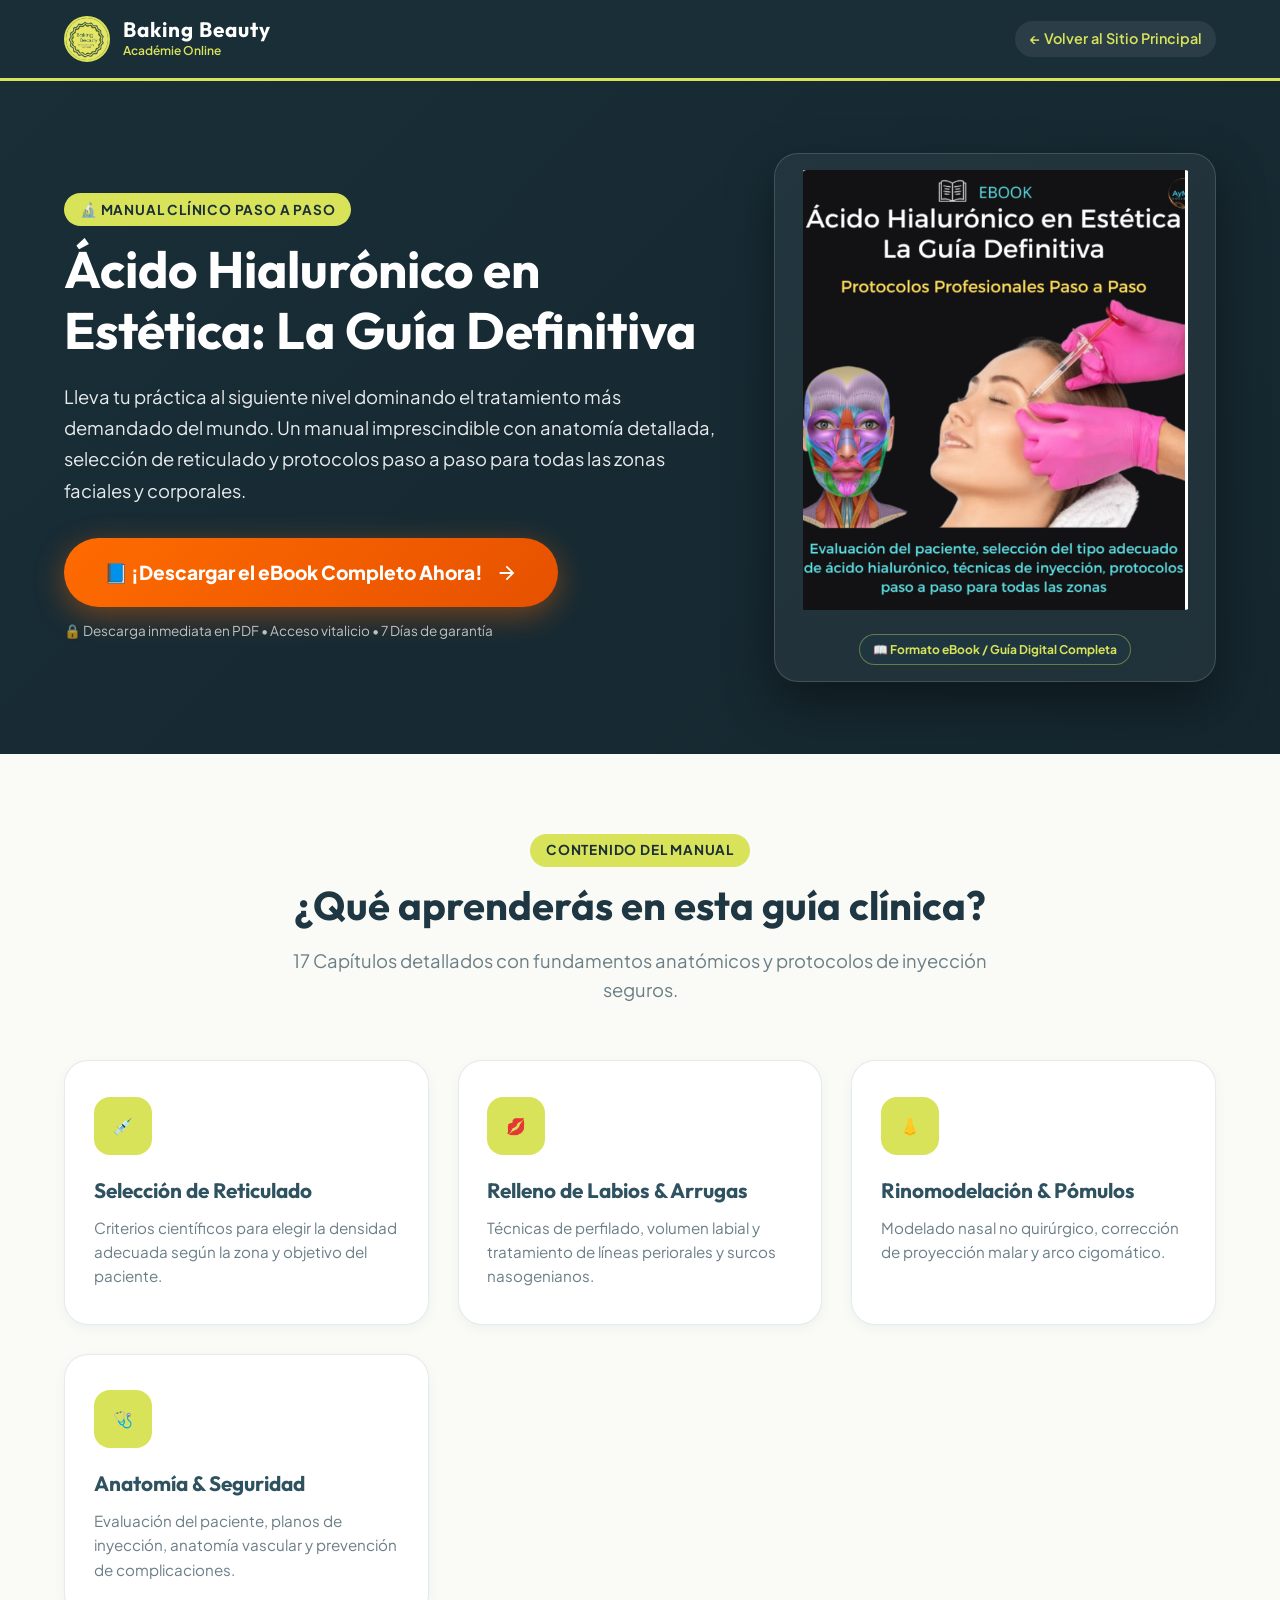
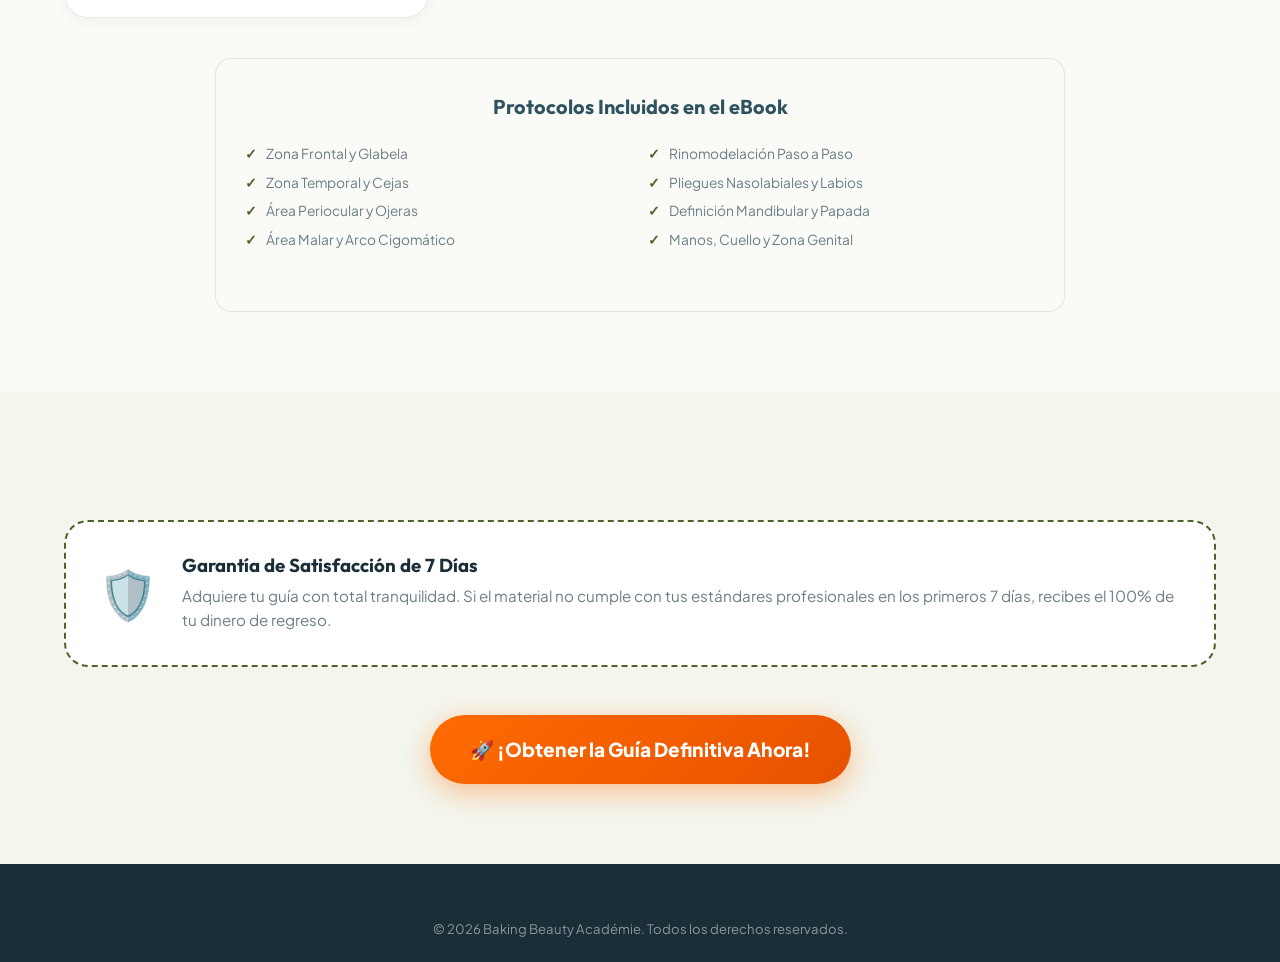
<file: cursos/acido-hialuronico-en-estetica.html>
<!DOCTYPE html>
<html lang="es">
<head>
    <meta charset="UTF-8">
    <meta name="viewport" content="width=device-width, initial-scale=1.0">
    <title>Ácido Hialurónico en Estética: La Guía Definitiva | eBook Profesional</title>
    <meta name="description" content="Domina las técnicas paso a paso de aplicación de ácido hialurónico en rostro, labios, nariz, pómulos y cuello con este manual clínico completo para profesionales de la estética.">
    <link rel="icon" type="image/jpeg" href="../assets/images/logo.jpg">
    <link rel="preconnect" href="https://fonts.googleapis.com">
    <link rel="preconnect" href="https://fonts.gstatic.com" crossorigin>
    <link href="https://fonts.googleapis.com/css2?family=Outfit:wght@300;400;500;600;700;800&family=Plus+Jakarta+Sans:wght@400;500;600;700;800&display=swap" rel="stylesheet">
    <link rel="stylesheet" href="../styles.css">
    <!-- Meta Pixel Code -->
    <script>
    !function(f,b,e,v,n,t,s)
    {if(f.fbq)return;n=f.fbq=function(){n.callMethod?
    n.callMethod.apply(n,arguments):n.queue.push(arguments)};
    if(!f._fbq)f._fbq=n;n.push=n;n.loaded=!0;n.version='2.0';
    n.queue=[];t=b.createElement(e);t.async=!0;
    t.src=v;s=b.getElementsByTagName(e)[0];
    s.parentNode.insertBefore(t,s)}(window, document,'script',
    'https://connect.facebook.net/en_US/fbevents.js');
    fbq('init', '2171608166783896');
    fbq('track', 'PageView');
    </script>
    <noscript><img height="1" width="1" style="display:none"
    src="https://www.facebook.com/tr?id=2171608166783896&ev=PageView&noscript=1"
    /></noscript>
    <!-- End Meta Pixel Code -->
</head>
<script>
  fbq('track', 'ViewContent');
</script>
<body>

    <!-- Minimal Header (No distraction navigation menu) -->
    <header class="course-landing-header">
        <div class="container course-landing-header-container">
            <a href="../index.html" class="brand-logo">
                <img src="../assets/images/logo.jpg" alt="Baking Beauty Logo" class="logo-img">
                <div class="brand-text">
                    <span class="brand-name" style="color:white;">Baking Beauty</span>
                    <span class="brand-tagline" style="color:var(--primary);">Académie Online</span>
                </div>
            </a>
            <a href="../index.html#cursos" class="back-to-main">
                <span>← Volver al Sitio Principal</span>
            </a>
        </div>
    </header>

    <main>
        <!-- Hero Section -->
        <section class="course-hero-section">
            <div class="container course-hero-grid">
                <div class="course-hero-content">
                    <span class="section-subtitle">🔬 Manual Clínico Paso a Paso</span>
                    <h1 class="course-hero-title">Ácido Hialurónico en Estética: La Guía Definitiva</h1>
                    <p class="course-hero-hook">
                        Lleva tu práctica al siguiente nivel dominando el tratamiento más demandado del mundo. Un manual imprescindible con anatomía detallada, selección de reticulado y protocolos paso a paso para todas las zonas faciales y corporales.
                    </p>
                    
                    <div class="mt-4">
                        <a href="https://go.hotmart.com/I106456868J?ap=7eb0" target="_blank" rel="noopener noreferrer" class="btn btn-affiliate-cta">
                            <span>📘 ¡Descargar el eBook Completo Ahora!</span>
                            <svg viewBox="0 0 24 24" width="22" height="22" fill="currentColor"><path d="M12 4l-1.41 1.41L16.17 11H4v2h12.17l-5.58 5.59L12 20l8-8z"/></svg>
                        </a>
                    </div>
                    <p style="font-size: 0.85rem; color: rgba(255,255,255,0.7); margin-top: 0.8rem;">
                        🔒 Descarga inmediata en PDF • Acceso vitalicio • 7 Días de garantía
                    </p>
                </div>

                <div class="course-hero-cover-card">
                    <img src="../assets/images/cursos/acido-hialuronico.png" alt="Ácido Hialurónico en Estética eBook" class="course-hero-cover-img">
                    <span class="course-type-badge" style="position:static; display:inline-block; margin-top:0.5rem;">
                        📖 Formato eBook / Guía Digital Completa
                    </span>
                </div>
            </div>
        </section>

        <!-- What You Will Learn / Benefits -->
        <section class="section philosophy-section">
            <div class="container">
                <div class="section-header text-center">
                    <span class="section-subtitle">Contenido del Manual</span>
                    <h2 class="section-title">¿Qué aprenderás en esta guía clínica?</h2>
                    <p class="section-description">17 Capítulos detallados con fundamentos anatómicos y protocolos de inyección seguros.</p>
                </div>

                <div class="pillars-grid">
                    <div class="pillar-card">
                        <div class="pillar-icon">💉</div>
                        <h3 class="pillar-title">Selección de Reticulado</h3>
                        <p class="pillar-desc">Criterios científicos para elegir la densidad adecuada según la zona y objetivo del paciente.</p>
                    </div>

                    <div class="pillar-card">
                        <div class="pillar-icon">💋</div>
                        <h3 class="pillar-title">Relleno de Labios & Arrugas</h3>
                        <p class="pillar-desc">Técnicas de perfilado, volumen labial y tratamiento de líneas periorales y surcos nasogenianos.</p>
                    </div>

                    <div class="pillar-card">
                        <div class="pillar-icon">👃</div>
                        <h3 class="pillar-title">Rinomodelación & Pómulos</h3>
                        <p class="pillar-desc">Modelado nasal no quirúrgico, corrección de proyección malar y arco cigomático.</p>
                    </div>

                    <div class="pillar-card">
                        <div class="pillar-icon">🩺</div>
                        <h3 class="pillar-title">Anatomía & Seguridad</h3>
                        <p class="pillar-desc">Evaluación del paciente, planos de inyección, anatomía vascular y prevención de complicaciones.</p>
                    </div>
                </div>

                <!-- Detailed Checklist -->
                <div class="contact-form-wrapper mt-5" style="max-width:850px;">
                    <h3 class="form-title text-center">Protocolos Incluidos en el eBook</h3>
                    <ul class="service-benefits" style="columns: 2; border:none; padding:0;">
                        <li>Zona Frontal y Glabela</li>
                        <li>Zona Temporal y Cejas</li>
                        <li>Área Periocular y Ojeras</li>
                        <li>Área Malar y Arco Cigomático</li>
                        <li>Rinomodelación Paso a Paso</li>
                        <li>Pliegues Nasolabiales y Labios</li>
                        <li>Definición Mandibular y Papada</li>
                        <li>Manos, Cuello y Zona Genital</li>
                    </ul>
                </div>
            </div>
        </section>

        <!-- Guarantee & Risk Free Section -->
        <section class="section" style="background:#F4F6EE;">
            <div class="container">
                <div class="guarantee-box">
                    <div class="guarantee-badge-icon">🛡️</div>
                    <div>
                        <h3 style="color:var(--secondary-dark); margin-bottom:0.4rem;">Garantía de Satisfacción de 7 Días</h3>
                        <p style="color:var(--text-muted); font-size:0.95rem;">
                            Adquiere tu guía con total tranquilidad. Si el material no cumple con tus estándares profesionales en los primeros 7 días, recibes el 100% de tu dinero de regreso.
                        </p>
                    </div>
                </div>

                <div class="text-center mt-4">
                    <a href="https://go.hotmart.com/I106456868J?ap=7eb0" target="_blank" rel="noopener noreferrer" class="btn btn-affiliate-cta">
                        <span>🚀 ¡Obtener la Guía Definitiva Ahora!</span>
                    </a>
                </div>
            </div>
        </section>
    </main>

    <footer class="site-footer" style="padding-top:2rem;">
        <div class="container text-center footer-bottom">
            <p>&copy; 2026 Baking Beauty Académie. Todos los derechos reservados.</p>
        </div>
    </footer>

</body>
</html>
</file>
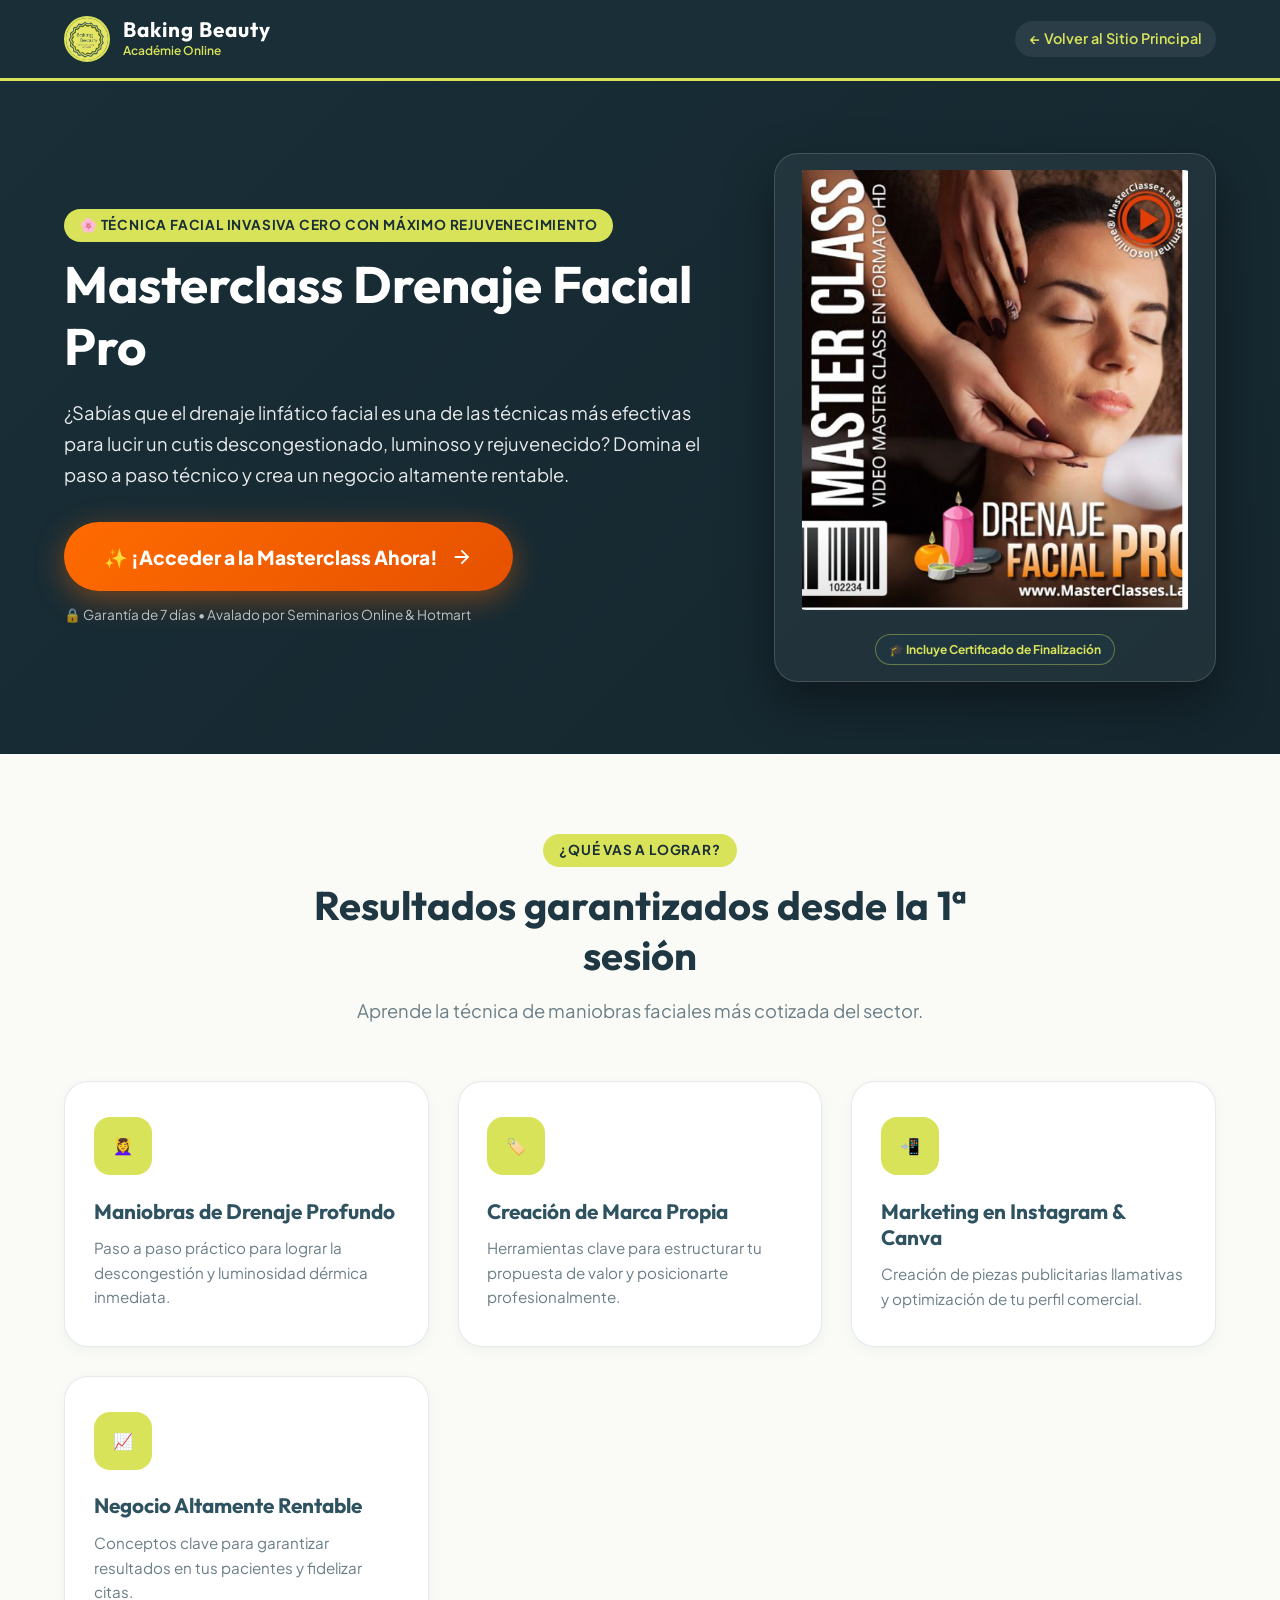
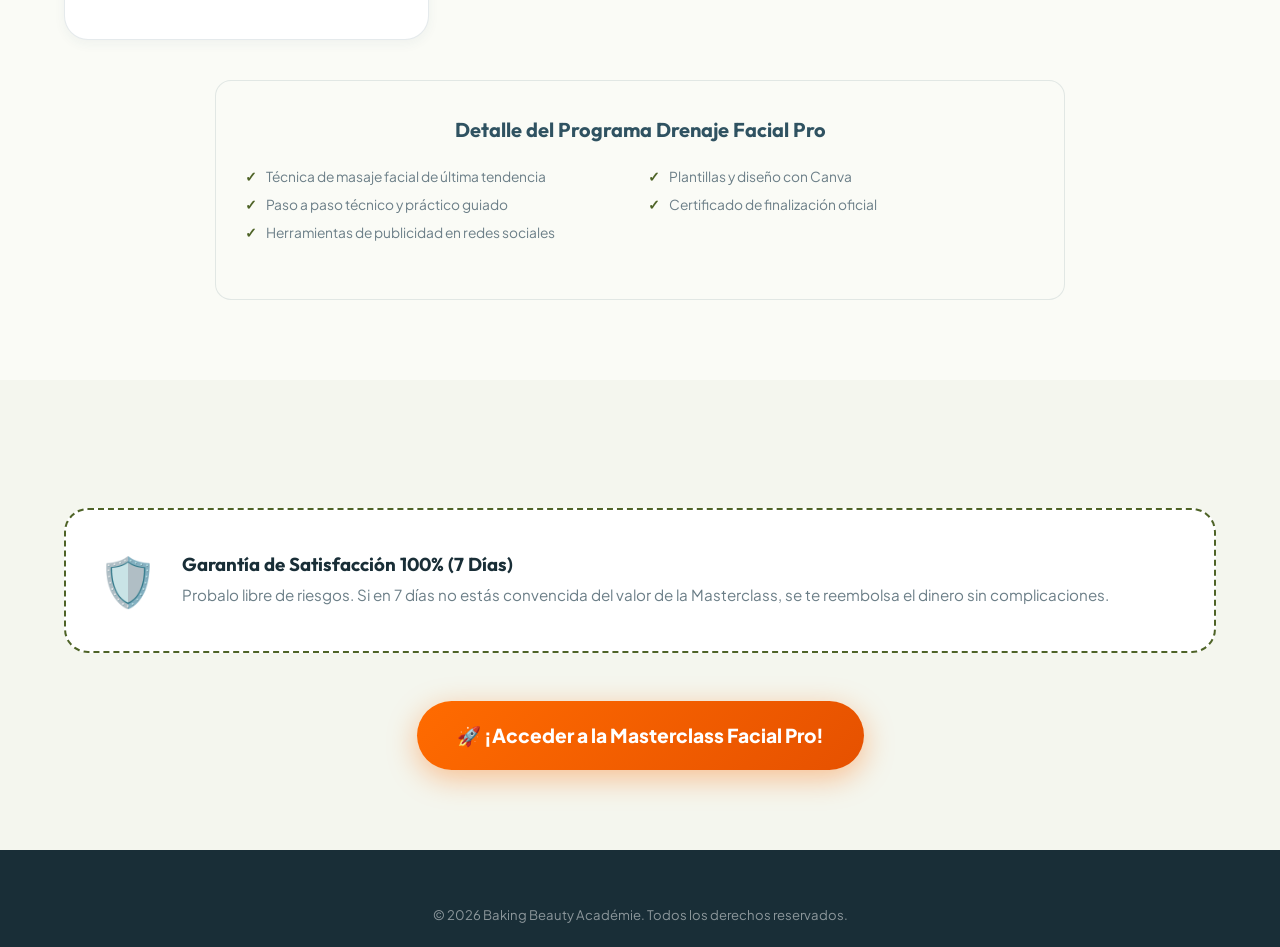
<file: cursos/drenaje-facial-pro.html>
<!DOCTYPE html>
<html lang="es">
<head>
    <meta charset="UTF-8">
    <meta name="viewport" content="width=device-width, initial-scale=1.0">
    <title>Masterclass Drenaje Facial Pro | Capacitación en Masaje Facial</title>
    <meta name="description" content="Aprende la última técnica en masajes y drenaje linfático facial, rejuvenece el cutis desde la 1ª sesión y posiciona tu marca en Instagram y Canva.">
    <link rel="icon" type="image/jpeg" href="../assets/images/logo.jpg">
    <link rel="preconnect" href="https://fonts.googleapis.com">
    <link rel="preconnect" href="https://fonts.gstatic.com" crossorigin>
    <link href="https://fonts.googleapis.com/css2?family=Outfit:wght@300;400;500;600;700;800&family=Plus+Jakarta+Sans:wght@400;500;600;700;800&display=swap" rel="stylesheet">
    <link rel="stylesheet" href="../styles.css">
    <!-- Meta Pixel Code -->
    <script>
    !function(f,b,e,v,n,t,s)
    {if(f.fbq)return;n=f.fbq=function(){n.callMethod?
    n.callMethod.apply(n,arguments):n.queue.push(arguments)};
    if(!f._fbq)f._fbq=n;n.push=n;n.loaded=!0;n.version='2.0';
    n.queue=[];t=b.createElement(e);t.async=!0;
    t.src=v;s=b.getElementsByTagName(e)[0];
    s.parentNode.insertBefore(t,s)}(window, document,'script',
    'https://connect.facebook.net/en_US/fbevents.js');
    fbq('init', '2171608166783896');
    fbq('track', 'PageView');
    </script>
    <noscript><img height="1" width="1" style="display:none"
    src="https://www.facebook.com/tr?id=2171608166783896&ev=PageView&noscript=1"
    /></noscript>
    <!-- End Meta Pixel Code -->
</head>
<script>
  fbq('track', 'ViewContent');
</script>
<body>

    <!-- Minimal Header (No distraction navigation menu) -->
    <header class="course-landing-header">
        <div class="container course-landing-header-container">
            <a href="../index.html" class="brand-logo">
                <img src="../assets/images/logo.jpg" alt="Baking Beauty Logo" class="logo-img">
                <div class="brand-text">
                    <span class="brand-name" style="color:white;">Baking Beauty</span>
                    <span class="brand-tagline" style="color:var(--primary);">Académie Online</span>
                </div>
            </a>
            <a href="../index.html#cursos" class="back-to-main">
                <span>← Volver al Sitio Principal</span>
            </a>
        </div>
    </header>

    <main>
        <!-- Hero Section -->
        <section class="course-hero-section">
            <div class="container course-hero-grid">
                <div class="course-hero-content">
                    <span class="section-subtitle">🌸 Técnica Facial Invasiva Cero con Máximo Rejuvenecimiento</span>
                    <h1 class="course-hero-title">Masterclass Drenaje Facial Pro</h1>
                    <p class="course-hero-hook">
                        ¿Sabías que el drenaje linfático facial es una de las técnicas más efectivas para lucir un cutis descongestionado, luminoso y rejuvenecido? Domina el paso a paso técnico y crea un negocio altamente rentable.
                    </p>
                    
                    <div class="mt-4">
                        <a href="https://go.hotmart.com/R106456656E?dp=1" target="_blank" rel="noopener noreferrer" class="btn btn-affiliate-cta">
                            <span>✨ ¡Acceder a la Masterclass Ahora!</span>
                            <svg viewBox="0 0 24 24" width="22" height="22" fill="currentColor"><path d="M12 4l-1.41 1.41L16.17 11H4v2h12.17l-5.58 5.59L12 20l8-8z"/></svg>
                        </a>
                    </div>
                    <p style="font-size: 0.85rem; color: rgba(255,255,255,0.7); margin-top: 0.8rem;">
                        🔒 Garantía de 7 días • Avalado por Seminarios Online & Hotmart
                    </p>
                </div>

                <div class="course-hero-cover-card">
                    <img src="../assets/images/cursos/drenaje-facial-pro.png" alt="Masterclass Drenaje Facial Pro" class="course-hero-cover-img">
                    <span class="course-type-badge" style="position:static; display:inline-block; margin-top:0.5rem;">
                        🎓 Incluye Certificado de Finalización
                    </span>
                </div>
            </div>
        </section>

        <!-- What You Will Learn / Benefits -->
        <section class="section philosophy-section">
            <div class="container">
                <div class="section-header text-center">
                    <span class="section-subtitle">¿Qué Vas a Lograr?</span>
                    <h2 class="section-title">Resultados garantizados desde la 1ª sesión</h2>
                    <p class="section-description">Aprende la técnica de maniobras faciales más cotizada del sector.</p>
                </div>

                <div class="pillars-grid">
                    <div class="pillar-card">
                        <div class="pillar-icon">💆‍♀️</div>
                        <h3 class="pillar-title">Maniobras de Drenaje Profundo</h3>
                        <p class="pillar-desc">Paso a paso práctico para lograr la descongestión y luminosidad dérmica inmediata.</p>
                    </div>

                    <div class="pillar-card">
                        <div class="pillar-icon">🏷️</div>
                        <h3 class="pillar-title">Creación de Marca Propia</h3>
                        <p class="pillar-desc">Herramientas clave para estructurar tu propuesta de valor y posicionarte profesionalmente.</p>
                    </div>

                    <div class="pillar-card">
                        <div class="pillar-icon">📲</div>
                        <h3 class="pillar-title">Marketing en Instagram & Canva</h3>
                        <p class="pillar-desc">Creación de piezas publicitarias llamativas y optimización de tu perfil comercial.</p>
                    </div>

                    <div class="pillar-card">
                        <div class="pillar-icon">📈</div>
                        <h3 class="pillar-title">Negocio Altamente Rentable</h3>
                        <p class="pillar-desc">Conceptos clave para garantizar resultados en tus pacientes y fidelizar citas.</p>
                    </div>
                </div>

                <!-- Detailed Checklist -->
                <div class="contact-form-wrapper mt-5" style="max-width:850px;">
                    <h3 class="form-title text-center">Detalle del Programa Drenaje Facial Pro</h3>
                    <ul class="service-benefits" style="columns: 2; border:none; padding:0;">
                        <li>Técnica de masaje facial de última tendencia</li>
                        <li>Paso a paso técnico y práctico guiado</li>
                        <li>Herramientas de publicidad en redes sociales</li>
                        <li>Plantillas y diseño con Canva</li>
                        <li>Certificado de finalización oficial</li>
                    </ul>
                </div>
            </div>
        </section>

        <!-- Guarantee & Risk Free Section -->
        <section class="section" style="background:#F4F6EE;">
            <div class="container">
                <div class="guarantee-box">
                    <div class="guarantee-badge-icon">🛡️</div>
                    <div>
                        <h3 style="color:var(--secondary-dark); margin-bottom:0.4rem;">Garantía de Satisfacción 100% (7 Días)</h3>
                        <p style="color:var(--text-muted); font-size:0.95rem;">
                            Probalo libre de riesgos. Si en 7 días no estás convencida del valor de la Masterclass, se te reembolsa el dinero sin complicaciones.
                        </p>
                    </div>
                </div>

                <div class="text-center mt-4">
                    <a href="https://go.hotmart.com/R106456656E?dp=1" target="_blank" rel="noopener noreferrer" class="btn btn-affiliate-cta">
                        <span>🚀 ¡Acceder a la Masterclass Facial Pro!</span>
                    </a>
                </div>
            </div>
        </section>
    </main>

    <footer class="site-footer" style="padding-top:2rem;">
        <div class="container text-center footer-bottom">
            <p>&copy; 2026 Baking Beauty Académie. Todos los derechos reservados.</p>
        </div>
    </footer>

</body>
</html>
</file>
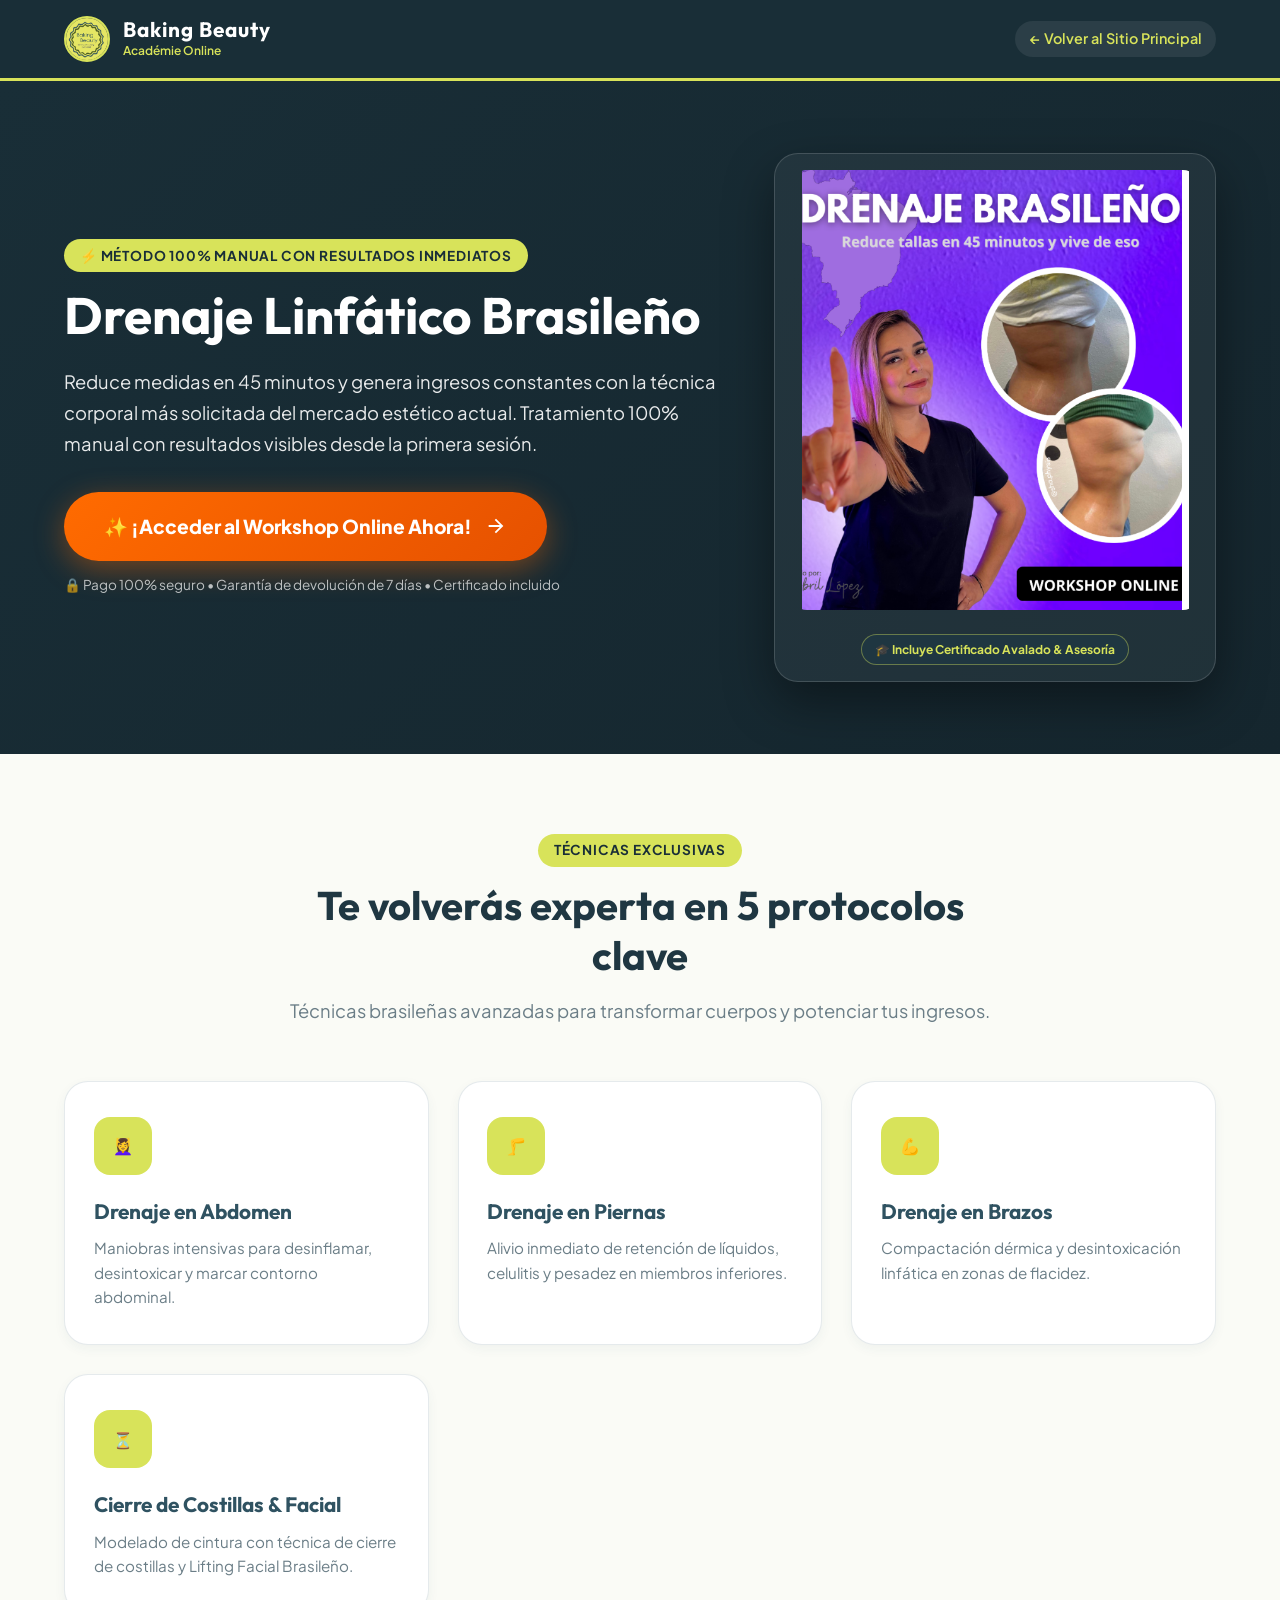
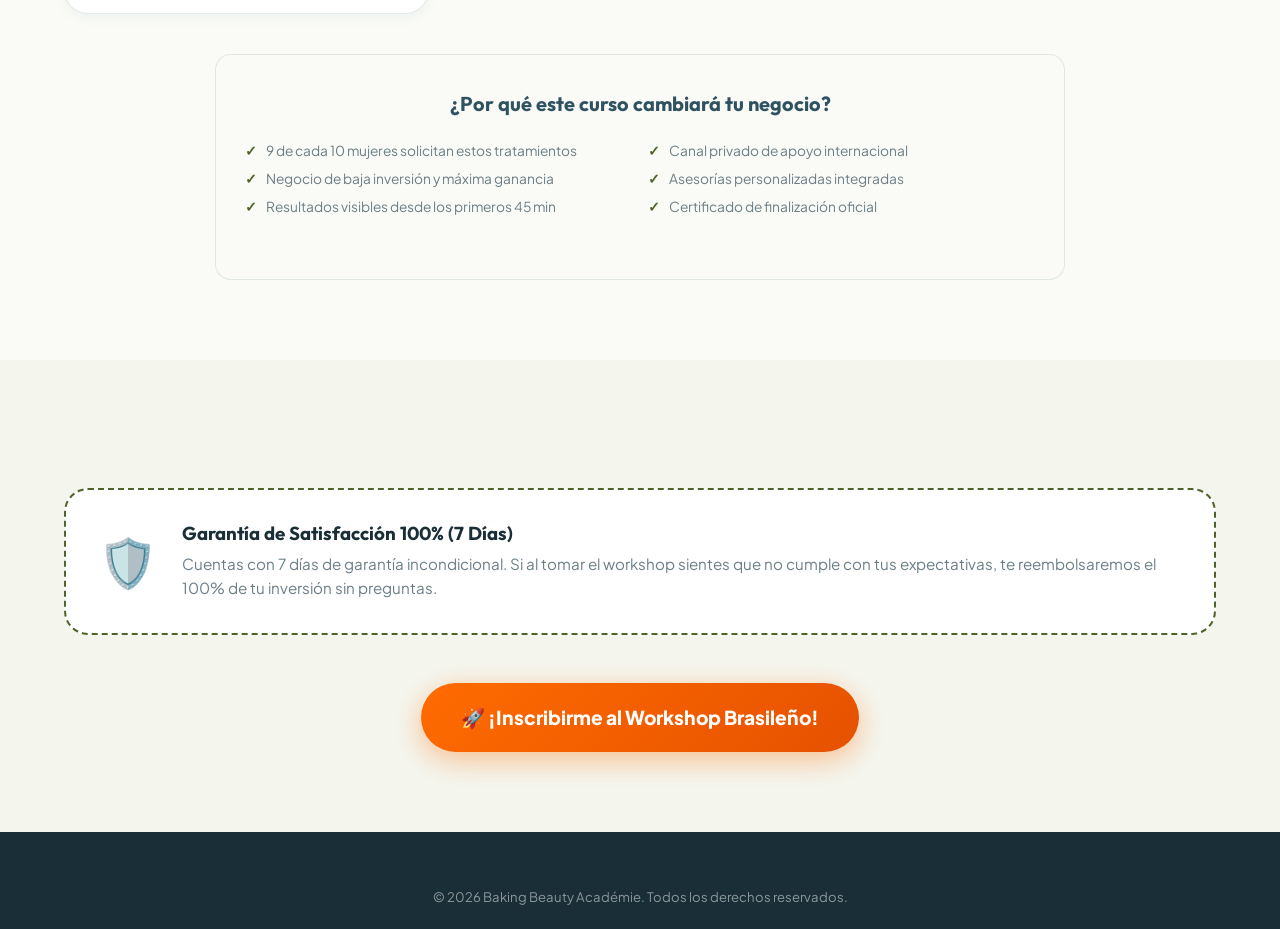
<file: cursos/drenaje-linfatico-brasileno.html>
<!DOCTYPE html>
<html lang="es">
<head>
    <meta charset="UTF-8">
    <meta name="viewport" content="width=device-width, initial-scale=1.0">
    <title>Drenaje Linfático Brasileño | Workshop Online Profesional</title>
    <meta name="description" content="Domina las técnicas brasileñas de drenaje manual reductor: Abdomen, Piernas, Brazos, Cierre de Costillas y Lifting Facial con resultados inmediatos desde la 1ª sesión.">
    <link rel="icon" type="image/jpeg" href="../assets/images/logo.jpg">
    <link rel="preconnect" href="https://fonts.googleapis.com">
    <link rel="preconnect" href="https://fonts.gstatic.com" crossorigin>
    <link href="https://fonts.googleapis.com/css2?family=Outfit:wght@300;400;500;600;700;800&family=Plus+Jakarta+Sans:wght@400;500;600;700;800&display=swap" rel="stylesheet">
    <link rel="stylesheet" href="../styles.css">
    <!-- Meta Pixel Code -->
    <script>
    !function(f,b,e,v,n,t,s)
    {if(f.fbq)return;n=f.fbq=function(){n.callMethod?
    n.callMethod.apply(n,arguments):n.queue.push(arguments)};
    if(!f._fbq)f._fbq=n;n.push=n;n.loaded=!0;n.version='2.0';
    n.queue=[];t=b.createElement(e);t.async=!0;
    t.src=v;s=b.getElementsByTagName(e)[0];
    s.parentNode.insertBefore(t,s)}(window, document,'script',
    'https://connect.facebook.net/en_US/fbevents.js');
    fbq('init', '2171608166783896');
    fbq('track', 'PageView');
    </script>
    <noscript><img height="1" width="1" style="display:none"
    src="https://www.facebook.com/tr?id=2171608166783896&ev=PageView&noscript=1"
    /></noscript>
    <!-- End Meta Pixel Code -->
</head>
<script>
  fbq('track', 'ViewContent');
</script>
<body>

    <!-- Minimal Header (No distraction navigation menu) -->
    <header class="course-landing-header">
        <div class="container course-landing-header-container">
            <a href="../index.html" class="brand-logo">
                <img src="../assets/images/logo.jpg" alt="Baking Beauty Logo" class="logo-img">
                <div class="brand-text">
                    <span class="brand-name" style="color:white;">Baking Beauty</span>
                    <span class="brand-tagline" style="color:var(--primary);">Académie Online</span>
                </div>
            </a>
            <a href="../index.html#cursos" class="back-to-main">
                <span>← Volver al Sitio Principal</span>
            </a>
        </div>
    </header>

    <main>
        <!-- Hero Section -->
        <section class="course-hero-section">
            <div class="container course-hero-grid">
                <div class="course-hero-content">
                    <span class="section-subtitle">⚡ Método 100% Manual con Resultados Inmediatos</span>
                    <h1 class="course-hero-title">Drenaje Linfático Brasileño</h1>
                    <p class="course-hero-hook">
                        Reduce medidas en 45 minutos y genera ingresos constantes con la técnica corporal más solicitada del mercado estético actual. Tratamiento 100% manual con resultados visibles desde la primera sesión.
                    </p>
                    
                    <div class="mt-4">
                        <a href="https://go.hotmart.com/K106456702V?ap=58dc" target="_blank" rel="noopener noreferrer" class="btn btn-affiliate-cta">
                            <span>✨ ¡Acceder al Workshop Online Ahora!</span>
                            <svg viewBox="0 0 24 24" width="22" height="22" fill="currentColor"><path d="M12 4l-1.41 1.41L16.17 11H4v2h12.17l-5.58 5.59L12 20l8-8z"/></svg>
                        </a>
                    </div>
                    <p style="font-size: 0.85rem; color: rgba(255,255,255,0.7); margin-top: 0.8rem;">
                        🔒 Pago 100% seguro • Garantía de devolución de 7 días • Certificado incluido
                    </p>
                </div>

                <div class="course-hero-cover-card">
                    <img src="../assets/images/cursos/drenaje-brasileno.png" alt="Drenaje Linfático Brasileño" class="course-hero-cover-img">
                    <span class="course-type-badge" style="position:static; display:inline-block; margin-top:0.5rem;">
                        🎓 Incluye Certificado Avalado & Asesoría
                    </span>
                </div>
            </div>
        </section>

        <!-- What You Will Learn / Benefits -->
        <section class="section philosophy-section">
            <div class="container">
                <div class="section-header text-center">
                    <span class="section-subtitle">Técnicas Exclusivas</span>
                    <h2 class="section-title">Te volverás experta en 5 protocolos clave</h2>
                    <p class="section-description">Técnicas brasileñas avanzadas para transformar cuerpos y potenciar tus ingresos.</p>
                </div>

                <div class="pillars-grid">
                    <div class="pillar-card">
                        <div class="pillar-icon">💆‍♀️</div>
                        <h3 class="pillar-title">Drenaje en Abdomen</h3>
                        <p class="pillar-desc">Maniobras intensivas para desinflamar, desintoxicar y marcar contorno abdominal.</p>
                    </div>

                    <div class="pillar-card">
                        <div class="pillar-icon">🦵</div>
                        <h3 class="pillar-title">Drenaje en Piernas</h3>
                        <p class="pillar-desc">Alivio inmediato de retención de líquidos, celulitis y pesadez en miembros inferiores.</p>
                    </div>

                    <div class="pillar-card">
                        <div class="pillar-icon">💪</div>
                        <h3 class="pillar-title">Drenaje en Brazos</h3>
                        <p class="pillar-desc">Compactación dérmica y desintoxicación linfática en zonas de flacidez.</p>
                    </div>

                    <div class="pillar-card">
                        <div class="pillar-icon">⏳</div>
                        <h3 class="pillar-title">Cierre de Costillas & Facial</h3>
                        <p class="pillar-desc">Modelado de cintura con técnica de cierre de costillas y Lifting Facial Brasileño.</p>
                    </div>
                </div>

                <!-- Detailed Checklist -->
                <div class="contact-form-wrapper mt-5" style="max-width:850px;">
                    <h3 class="form-title text-center">¿Por qué este curso cambiará tu negocio?</h3>
                    <ul class="service-benefits" style="columns: 2; border:none; padding:0;">
                        <li>9 de cada 10 mujeres solicitan estos tratamientos</li>
                        <li>Negocio de baja inversión y máxima ganancia</li>
                        <li>Resultados visibles desde los primeros 45 min</li>
                        <li>Canal privado de apoyo internacional</li>
                        <li>Asesorías personalizadas integradas</li>
                        <li>Certificado de finalización oficial</li>
                    </ul>
                </div>
            </div>
        </section>

        <!-- Guarantee & Risk Free Section -->
        <section class="section" style="background:#F4F6EE;">
            <div class="container">
                <div class="guarantee-box">
                    <div class="guarantee-badge-icon">🛡️</div>
                    <div>
                        <h3 style="color:var(--secondary-dark); margin-bottom:0.4rem;">Garantía de Satisfacción 100% (7 Días)</h3>
                        <p style="color:var(--text-muted); font-size:0.95rem;">
                            Cuentas con 7 días de garantía incondicional. Si al tomar el workshop sientes que no cumple con tus expectativas, te reembolsaremos el 100% de tu inversión sin preguntas.
                        </p>
                    </div>
                </div>

                <div class="text-center mt-4">
                    <a href="https://go.hotmart.com/K106456702V?ap=58dc" target="_blank" rel="noopener noreferrer" class="btn btn-affiliate-cta">
                        <span>🚀 ¡Inscribirme al Workshop Brasileño!</span>
                    </a>
                </div>
            </div>
        </section>
    </main>

    <footer class="site-footer" style="padding-top:2rem;">
        <div class="container text-center footer-bottom">
            <p>&copy; 2026 Baking Beauty Académie. Todos los derechos reservados.</p>
        </div>
    </footer>

</body>
</html>
</file>
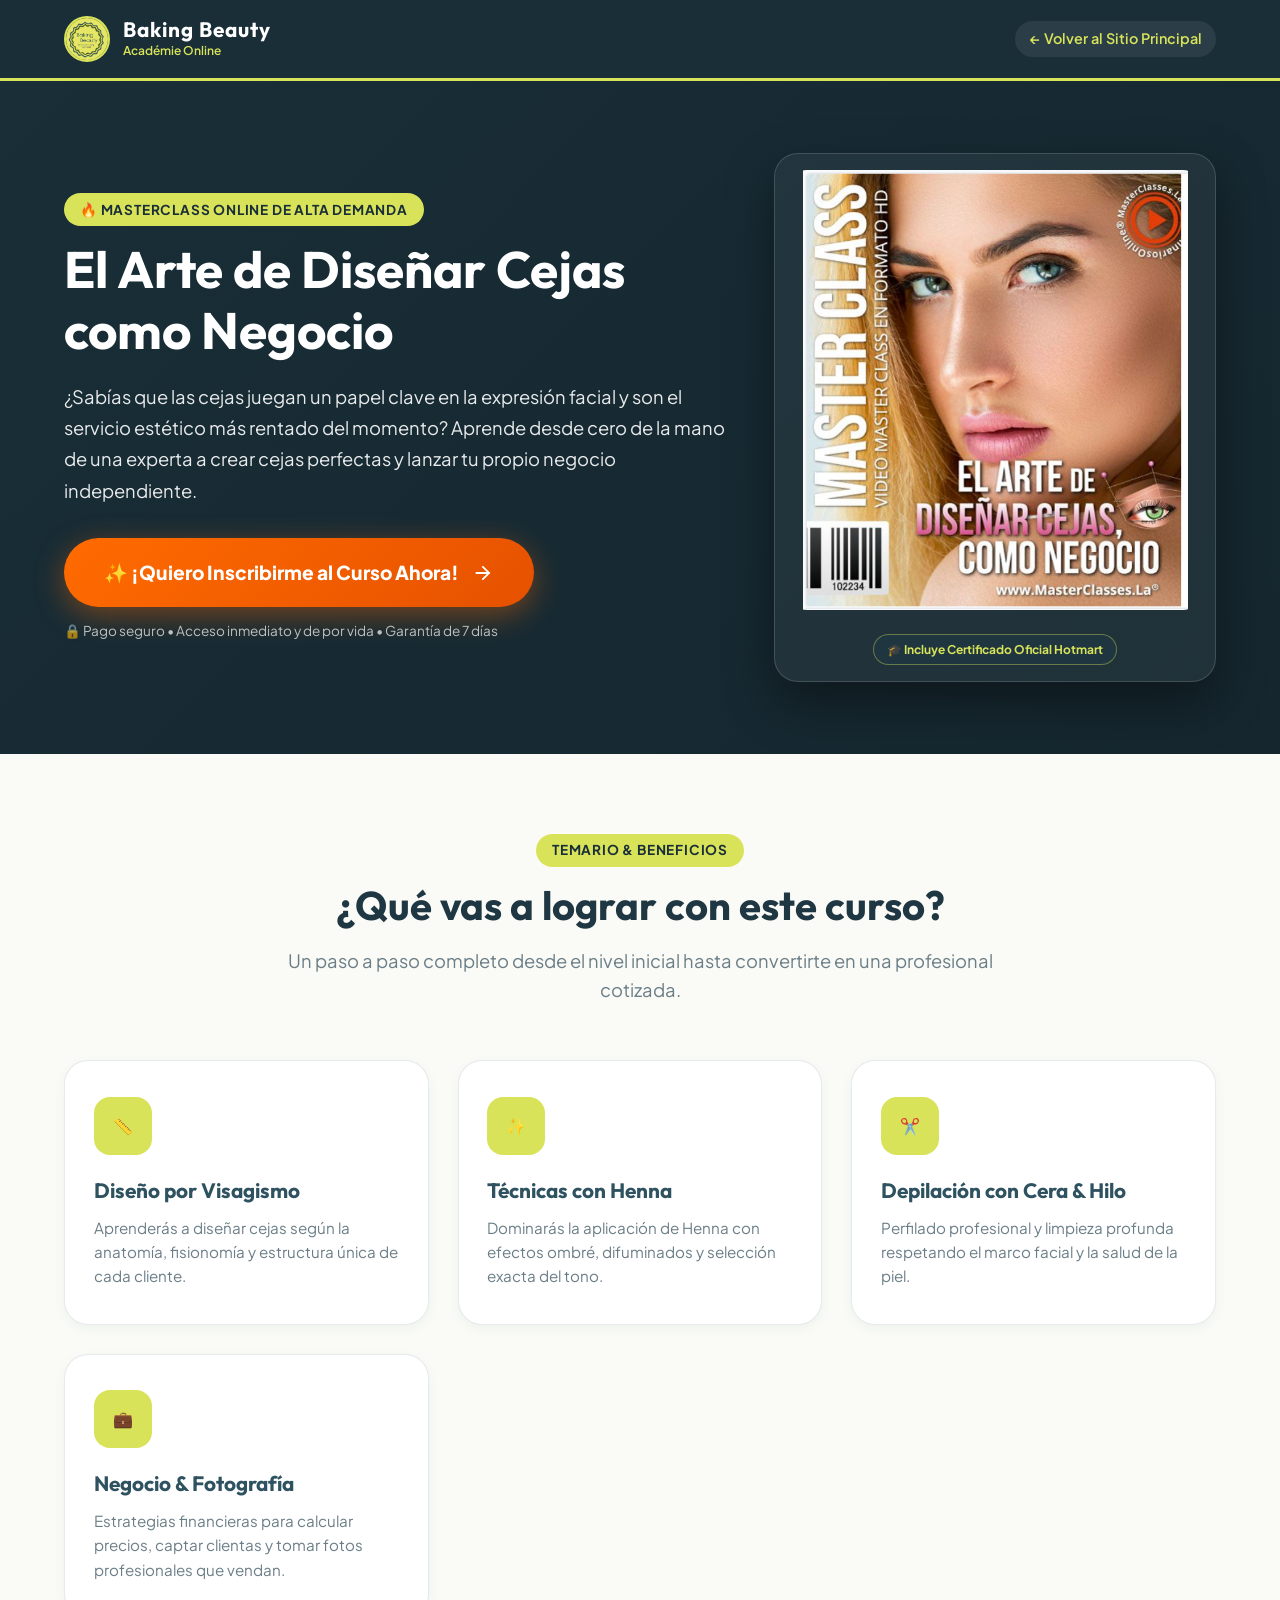
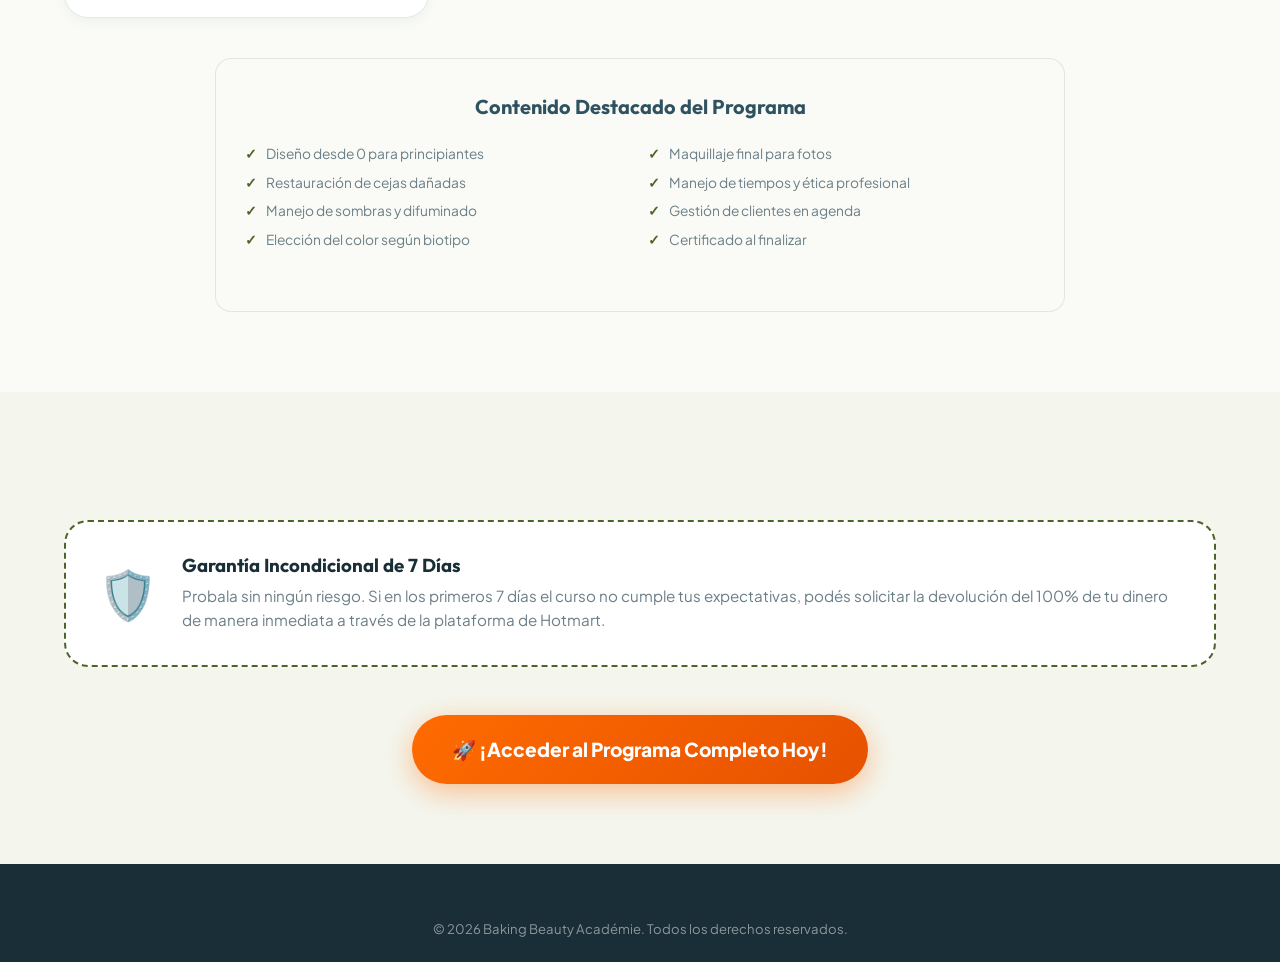
<file: cursos/el-arte-de-disenar-cejas.html>
<!DOCTYPE html>
<html lang="es">
<head>
    <meta charset="UTF-8">
    <meta name="viewport" content="width=device-width, initial-scale=1.0">
    <title>El Arte de Diseñar Cejas como Negocio | Masterclass Profesional</title>
    <meta name="description" content="Aprende desde cero a diseñar cejas perfectas con técnicas profesionales, Henna, visagismo y cómo convertir tu pasión en un negocio altamente rentable.">
    <link rel="icon" type="image/jpeg" href="../assets/images/logo.jpg">
    <link rel="preconnect" href="https://fonts.googleapis.com">
    <link rel="preconnect" href="https://fonts.gstatic.com" crossorigin>
    <link href="https://fonts.googleapis.com/css2?family=Outfit:wght@300;400;500;600;700;800&family=Plus+Jakarta+Sans:wght@400;500;600;700;800&display=swap" rel="stylesheet">
    <link rel="stylesheet" href="../styles.css">
    <!-- Meta Pixel Code -->
    <script>
    !function(f,b,e,v,n,t,s)
    {if(f.fbq)return;n=f.fbq=function(){n.callMethod?
    n.callMethod.apply(n,arguments):n.queue.push(arguments)};
    if(!f._fbq)f._fbq=n;n.push=n;n.loaded=!0;n.version='2.0';
    n.queue=[];t=b.createElement(e);t.async=!0;
    t.src=v;s=b.getElementsByTagName(e)[0];
    s.parentNode.insertBefore(t,s)}(window, document,'script',
    'https://connect.facebook.net/en_US/fbevents.js');
    fbq('init', '2171608166783896');
    fbq('track', 'PageView');
    </script>
    <noscript><img height="1" width="1" style="display:none"
    src="https://www.facebook.com/tr?id=2171608166783896&ev=PageView&noscript=1"
    /></noscript>
    <!-- End Meta Pixel Code -->
</head>
<script>
  fbq('track', 'ViewContent');
</script>
<body>

    <!-- Minimal Header (No distraction navigation menu) -->
    <header class="course-landing-header">
        <div class="container course-landing-header-container">
            <a href="../index.html" class="brand-logo">
                <img src="../assets/images/logo.jpg" alt="Baking Beauty Logo" class="logo-img">
                <div class="brand-text">
                    <span class="brand-name" style="color:white;">Baking Beauty</span>
                    <span class="brand-tagline" style="color:var(--primary);">Académie Online</span>
                </div>
            </a>
            <a href="../index.html#cursos" class="back-to-main">
                <span>← Volver al Sitio Principal</span>
            </a>
        </div>
    </header>

    <main>
        <!-- Hero Section -->
        <section class="course-hero-section">
            <div class="container course-hero-grid">
                <div class="course-hero-content">
                    <span class="section-subtitle">🔥 Masterclass Online de Alta Demanda</span>
                    <h1 class="course-hero-title">El Arte de Diseñar Cejas como Negocio</h1>
                    <p class="course-hero-hook">
                        ¿Sabías que las cejas juegan un papel clave en la expresión facial y son el servicio estético más rentado del momento? Aprende desde cero de la mano de una experta a crear cejas perfectas y lanzar tu propio negocio independiente.
                    </p>
                    
                    <div class="mt-4">
                        <a href="https://go.hotmart.com/Q106456745M?dp=1" target="_blank" rel="noopener noreferrer" class="btn btn-affiliate-cta">
                            <span>✨ ¡Quiero Inscribirme al Curso Ahora!</span>
                            <svg viewBox="0 0 24 24" width="22" height="22" fill="currentColor"><path d="M12 4l-1.41 1.41L16.17 11H4v2h12.17l-5.58 5.59L12 20l8-8z"/></svg>
                        </a>
                    </div>
                    <p style="font-size: 0.85rem; color: rgba(255,255,255,0.7); margin-top: 0.8rem;">
                        🔒 Pago seguro • Acceso inmediato y de por vida • Garantía de 7 días
                    </p>
                </div>

                <div class="course-hero-cover-card">
                    <img src="../assets/images/cursos/disenar-cejas.png" alt="El Arte de Diseñar Cejas como Negocio" class="course-hero-cover-img">
                    <span class="course-type-badge" style="position:static; display:inline-block; margin-top:0.5rem;">
                        🎓 Incluye Certificado Oficial Hotmart
                    </span>
                </div>
            </div>
        </section>

        <!-- What You Will Learn / Benefits -->
        <section class="section philosophy-section">
            <div class="container">
                <div class="section-header text-center">
                    <span class="section-subtitle">Temario & Beneficios</span>
                    <h2 class="section-title">¿Qué vas a lograr con este curso?</h2>
                    <p class="section-description">Un paso a paso completo desde el nivel inicial hasta convertirte en una profesional cotizada.</p>
                </div>

                <div class="pillars-grid">
                    <div class="pillar-card">
                        <div class="pillar-icon">📏</div>
                        <h3 class="pillar-title">Diseño por Visagismo</h3>
                        <p class="pillar-desc">Aprenderás a diseñar cejas según la anatomía, fisionomía y estructura única de cada cliente.</p>
                    </div>

                    <div class="pillar-card">
                        <div class="pillar-icon">✨</div>
                        <h3 class="pillar-title">Técnicas con Henna</h3>
                        <p class="pillar-desc">Dominarás la aplicación de Henna con efectos ombré, difuminados y selección exacta del tono.</p>
                    </div>

                    <div class="pillar-card">
                        <div class="pillar-icon">✂️</div>
                        <h3 class="pillar-title">Depilación con Cera & Hilo</h3>
                        <p class="pillar-desc">Perfilado profesional y limpieza profunda respetando el marco facial y la salud de la piel.</p>
                    </div>

                    <div class="pillar-card">
                        <div class="pillar-icon">💼</div>
                        <h3 class="pillar-title">Negocio & Fotografía</h3>
                        <p class="pillar-desc">Estrategias financieras para calcular precios, captar clientas y tomar fotos profesionales que vendan.</p>
                    </div>
                </div>

                <!-- Detailed Checklist -->
                <div class="contact-form-wrapper mt-5" style="max-width:850px;">
                    <h3 class="form-title text-center">Contenido Destacado del Programa</h3>
                    <ul class="service-benefits" style="columns: 2; border:none; padding:0;">
                        <li>Diseño desde 0 para principiantes</li>
                        <li>Restauración de cejas dañadas</li>
                        <li>Manejo de sombras y difuminado</li>
                        <li>Elección del color según biotipo</li>
                        <li>Maquillaje final para fotos</li>
                        <li>Manejo de tiempos y ética profesional</li>
                        <li>Gestión de clientes en agenda</li>
                        <li>Certificado al finalizar</li>
                    </ul>
                </div>
            </div>
        </section>

        <!-- Guarantee & Risk Free Section -->
        <section class="section" style="background:#F4F6EE;">
            <div class="container">
                <div class="guarantee-box">
                    <div class="guarantee-badge-icon">🛡️</div>
                    <div>
                        <h3 style="color:var(--secondary-dark); margin-bottom:0.4rem;">Garantía Incondicional de 7 Días</h3>
                        <p style="color:var(--text-muted); font-size:0.95rem;">
                            Probala sin ningún riesgo. Si en los primeros 7 días el curso no cumple tus expectativas, podés solicitar la devolución del 100% de tu dinero de manera inmediata a través de la plataforma de Hotmart.
                        </p>
                    </div>
                </div>

                <div class="text-center mt-4">
                    <a href="https://go.hotmart.com/Q106456745M?dp=1" target="_blank" rel="noopener noreferrer" class="btn btn-affiliate-cta">
                        <span>🚀 ¡Acceder al Programa Completo Hoy!</span>
                    </a>
                </div>
            </div>
        </section>
    </main>

    <footer class="site-footer" style="padding-top:2rem;">
        <div class="container text-center footer-bottom">
            <p>&copy; 2026 Baking Beauty Académie. Todos los derechos reservados.</p>
        </div>
    </footer>

</body>
</html>
</file>
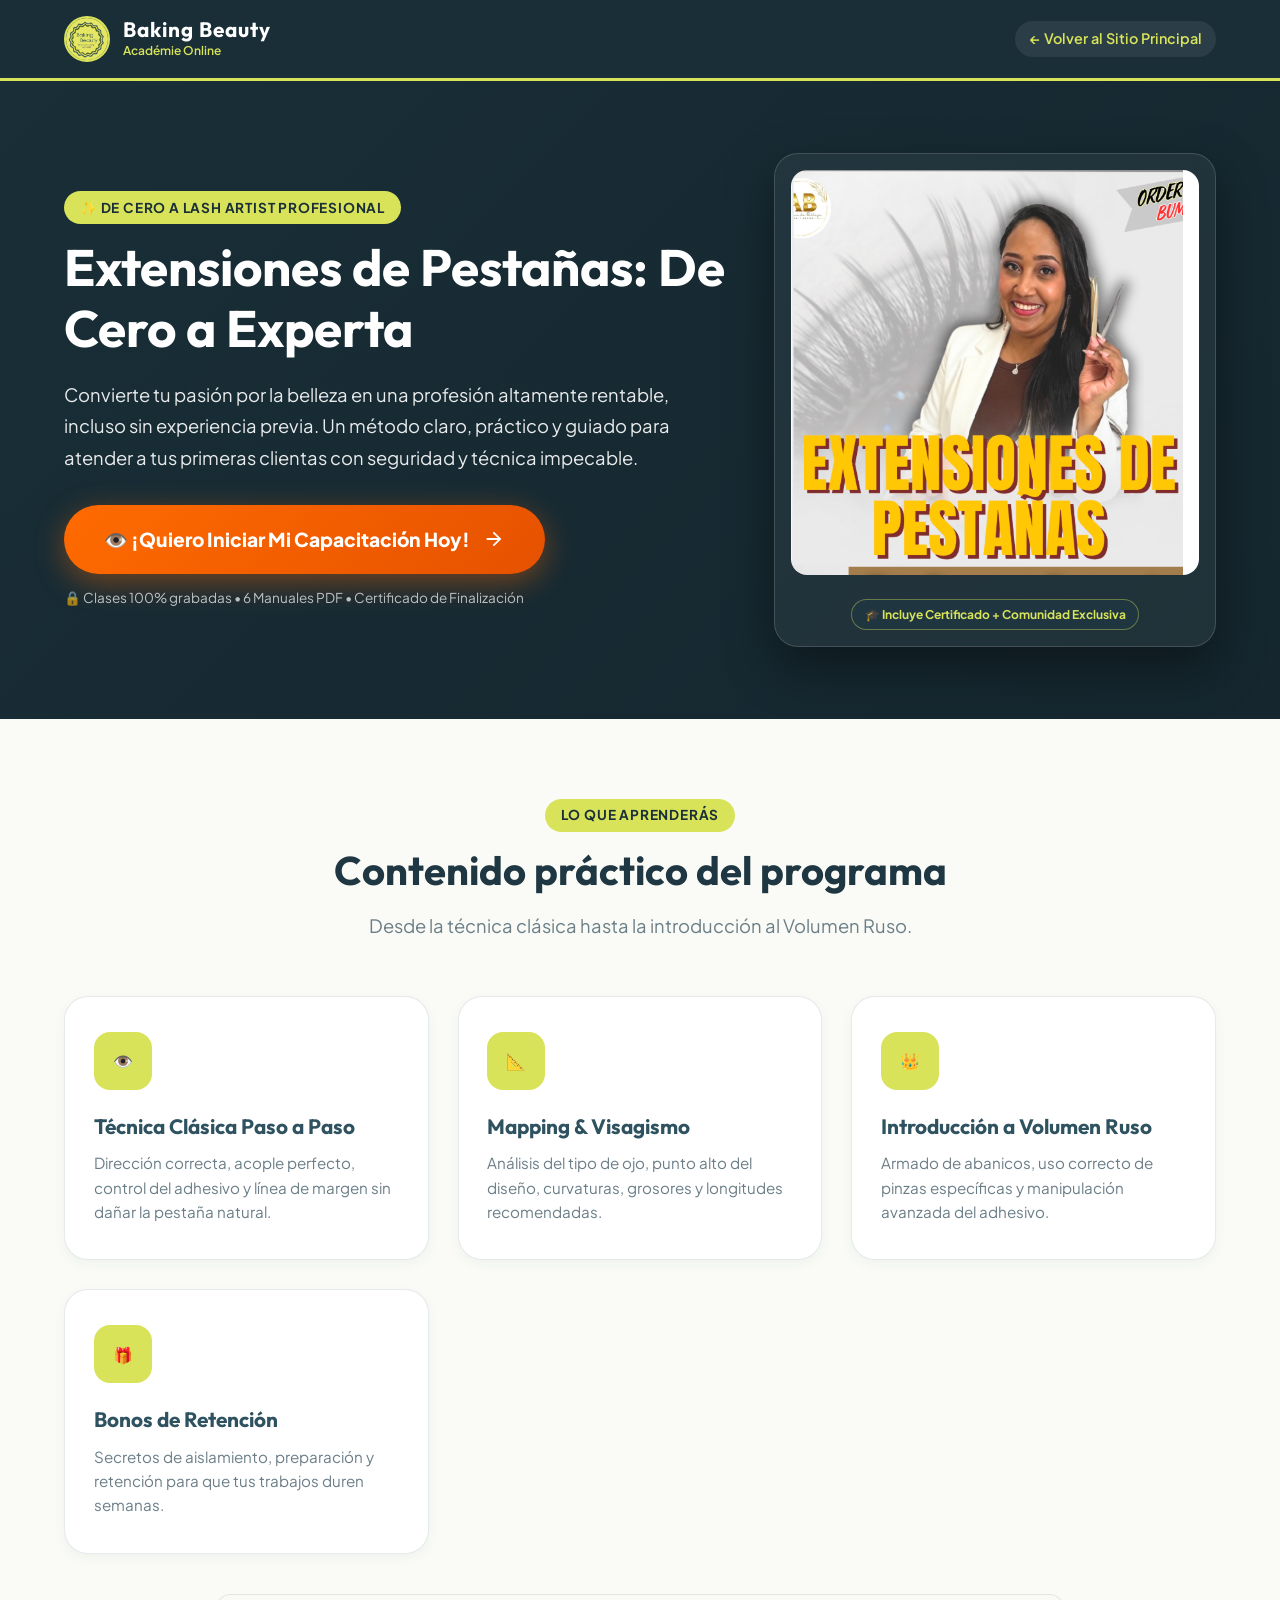
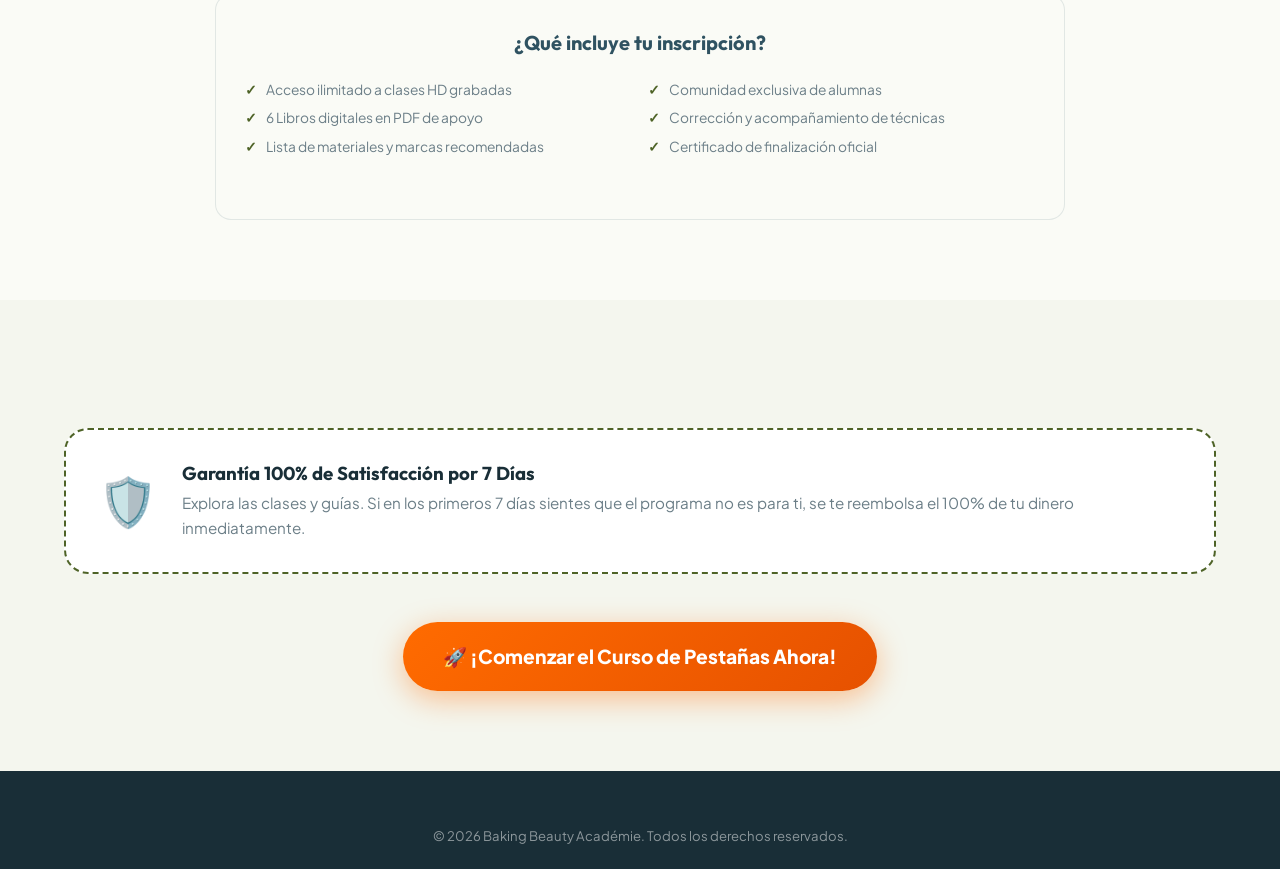
<file: cursos/extensiones-de-pestanas.html>
<!DOCTYPE html>
<html lang="es">
<head>
    <meta charset="UTF-8">
    <meta name="viewport" content="width=device-width, initial-scale=1.0">
    <title>Extensiones de Pestañas: De Cero a Experta | Programa Certificado</title>
    <meta name="description" content="Aprende la técnica clásica, volumen ruso, mapping profesional, control de adhesivo e inicia tu negocio de extensiones de pestañas con confianza desde cero.">
    <link rel="icon" type="image/jpeg" href="../assets/images/logo.jpg">
    <link rel="preconnect" href="https://fonts.googleapis.com">
    <link rel="preconnect" href="https://fonts.gstatic.com" crossorigin>
    <link href="https://fonts.googleapis.com/css2?family=Outfit:wght@300;400;500;600;700;800&family=Plus+Jakarta+Sans:wght@400;500;600;700;800&display=swap" rel="stylesheet">
    <link rel="stylesheet" href="../styles.css">
    <!-- Meta Pixel Code -->
    <script>
    !function(f,b,e,v,n,t,s)
    {if(f.fbq)return;n=f.fbq=function(){n.callMethod?
    n.callMethod.apply(n,arguments):n.queue.push(arguments)};
    if(!f._fbq)f._fbq=n;n.push=n;n.loaded=!0;n.version='2.0';
    n.queue=[];t=b.createElement(e);t.async=!0;
    t.src=v;s=b.getElementsByTagName(e)[0];
    s.parentNode.insertBefore(t,s)}(window, document,'script',
    'https://connect.facebook.net/en_US/fbevents.js');
    fbq('init', '2171608166783896');
    fbq('track', 'PageView');
    </script>
    <noscript><img height="1" width="1" style="display:none"
    src="https://www.facebook.com/tr?id=2171608166783896&ev=PageView&noscript=1"
    /></noscript>
    <!-- End Meta Pixel Code -->
</head>
<script>
  fbq('track', 'ViewContent');
</script>
<body>

    <!-- Minimal Header (No distraction navigation menu) -->
    <header class="course-landing-header">
        <div class="container course-landing-header-container">
            <a href="../index.html" class="brand-logo">
                <img src="../assets/images/logo.jpg" alt="Baking Beauty Logo" class="logo-img">
                <div class="brand-text">
                    <span class="brand-name" style="color:white;">Baking Beauty</span>
                    <span class="brand-tagline" style="color:var(--primary);">Académie Online</span>
                </div>
            </a>
            <a href="../index.html#cursos" class="back-to-main">
                <span>← Volver al Sitio Principal</span>
            </a>
        </div>
    </header>

    <main>
        <!-- Hero Section -->
        <section class="course-hero-section">
            <div class="container course-hero-grid">
                <div class="course-hero-content">
                    <span class="section-subtitle">✨ De Cero a Lash Artist Profesional</span>
                    <h1 class="course-hero-title">Extensiones de Pestañas: De Cero a Experta</h1>
                    <p class="course-hero-hook">
                        Convierte tu pasión por la belleza en una profesión altamente rentable, incluso sin experiencia previa. Un método claro, práctico y guiado para atender a tus primeras clientas con seguridad y técnica impecable.
                    </p>
                    
                    <div class="mt-4">
                        <a href="https://go.hotmart.com/L107435043J" target="_blank" rel="noopener noreferrer" class="btn btn-affiliate-cta">
                            <span>👁️ ¡Quiero Iniciar Mi Capacitación Hoy!</span>
                            <svg viewBox="0 0 24 24" width="22" height="22" fill="currentColor"><path d="M12 4l-1.41 1.41L16.17 11H4v2h12.17l-5.58 5.59L12 20l8-8z"/></svg>
                        </a>
                    </div>
                    <p style="font-size: 0.85rem; color: rgba(255,255,255,0.7); margin-top: 0.8rem;">
                        🔒 Clases 100% grabadas • 6 Manuales PDF • Certificado de Finalización
                    </p>
                </div>

                <div class="course-hero-cover-card">
                    <img src="../assets/images/cursos/extensiones-pestanas.png" alt="Curso Extensiones de Pestañas" class="course-hero-cover-img">
                    <span class="course-type-badge" style="position:static; display:inline-block; margin-top:0.5rem;">
                        🎓 Incluye Certificado + Comunidad Exclusiva
                    </span>
                </div>
            </div>
        </section>

        <!-- What You Will Learn / Benefits -->
        <section class="section philosophy-section">
            <div class="container">
                <div class="section-header text-center">
                    <span class="section-subtitle">Lo que Aprenderás</span>
                    <h2 class="section-title">Contenido práctico del programa</h2>
                    <p class="section-description">Desde la técnica clásica hasta la introducción al Volumen Ruso.</p>
                </div>

                <div class="pillars-grid">
                    <div class="pillar-card">
                        <div class="pillar-icon">👁️</div>
                        <h3 class="pillar-title">Técnica Clásica Paso a Paso</h3>
                        <p class="pillar-desc">Dirección correcta, acople perfecto, control del adhesivo y línea de margen sin dañar la pestaña natural.</p>
                    </div>

                    <div class="pillar-card">
                        <div class="pillar-icon">📐</div>
                        <h3 class="pillar-title">Mapping & Visagismo</h3>
                        <p class="pillar-desc">Análisis del tipo de ojo, punto alto del diseño, curvaturas, grosores y longitudes recomendadas.</p>
                    </div>

                    <div class="pillar-card">
                        <div class="pillar-icon">👑</div>
                        <h3 class="pillar-title">Introducción a Volumen Ruso</h3>
                        <p class="pillar-desc">Armado de abanicos, uso correcto de pinzas específicas y manipulación avanzada del adhesivo.</p>
                    </div>

                    <div class="pillar-card">
                        <div class="pillar-icon">🎁</div>
                        <h3 class="pillar-title">Bonos de Retención</h3>
                        <p class="pillar-desc">Secretos de aislamiento, preparación y retención para que tus trabajos duren semanas.</p>
                    </div>
                </div>

                <!-- Detailed Checklist -->
                <div class="contact-form-wrapper mt-5" style="max-width:850px;">
                    <h3 class="form-title text-center">¿Qué incluye tu inscripción?</h3>
                    <ul class="service-benefits" style="columns: 2; border:none; padding:0;">
                        <li>Acceso ilimitado a clases HD grabadas</li>
                        <li>6 Libros digitales en PDF de apoyo</li>
                        <li>Lista de materiales y marcas recomendadas</li>
                        <li>Comunidad exclusiva de alumnas</li>
                        <li>Corrección y acompañamiento de técnicas</li>
                        <li>Certificado de finalización oficial</li>
                    </ul>
                </div>
            </div>
        </section>

        <!-- Guarantee & Risk Free Section -->
        <section class="section" style="background:#F4F6EE;">
            <div class="container">
                <div class="guarantee-box">
                    <div class="guarantee-badge-icon">🛡️</div>
                    <div>
                        <h3 style="color:var(--secondary-dark); margin-bottom:0.4rem;">Garantía 100% de Satisfacción por 7 Días</h3>
                        <p style="color:var(--text-muted); font-size:0.95rem;">
                            Explora las clases y guías. Si en los primeros 7 días sientes que el programa no es para ti, se te reembolsa el 100% de tu dinero inmediatamente.
                        </p>
                    </div>
                </div>

                <div class="text-center mt-4">
                    <a href="https://go.hotmart.com/L107435043J" target="_blank" rel="noopener noreferrer" class="btn btn-affiliate-cta">
                        <span>🚀 ¡Comenzar el Curso de Pestañas Ahora!</span>
                    </a>
                </div>
            </div>
        </section>
    </main>

    <footer class="site-footer" style="padding-top:2rem;">
        <div class="container text-center footer-bottom">
            <p>&copy; 2026 Baking Beauty Académie. Todos los derechos reservados.</p>
        </div>
    </footer>

</body>
</html>
</file>
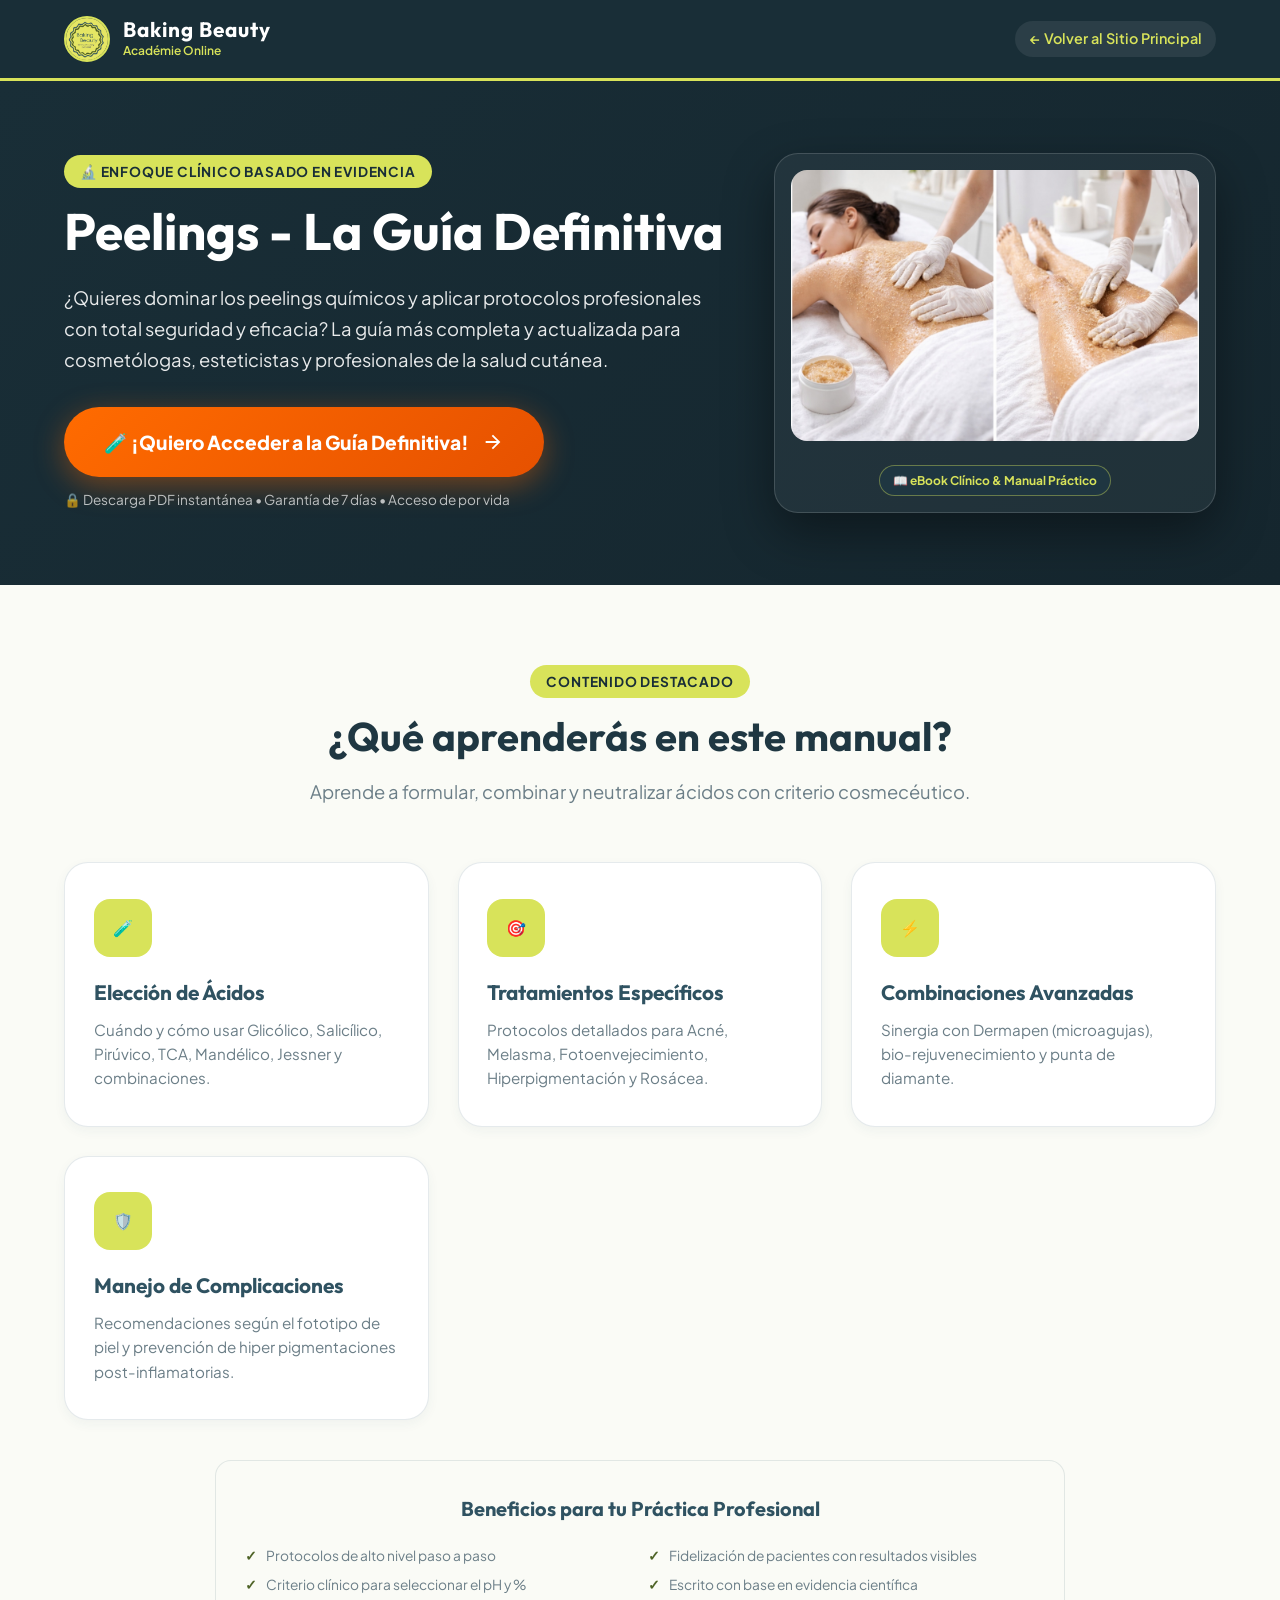
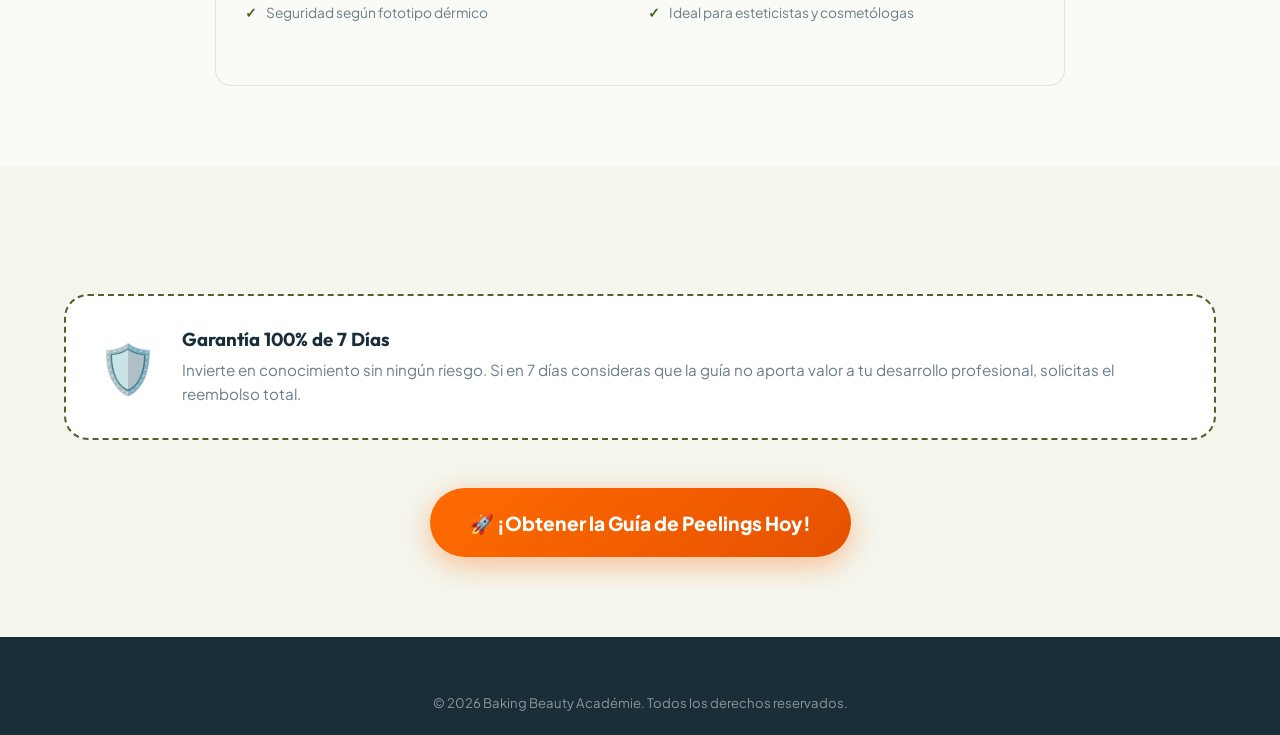
<file: cursos/peelings-la-guia-definitiva.html>
<!DOCTYPE html>
<html lang="es">
<head>
    <meta charset="UTF-8">
    <meta name="viewport" content="width=device-width, initial-scale=1.0">
    <title>Peelings: La Guía Definitiva | Protocolos Profesionales Paso a Paso</title>
    <meta name="description" content="Manual clínico completo para dominar los peelings químicos: ácido glicólico, salicílico, TCA, Jessner, combinaciones avanzadas y protocolos para acné, melasma y fotoenvejecimiento.">
    <link rel="icon" type="image/jpeg" href="../assets/images/logo.jpg">
    <link rel="preconnect" href="https://fonts.googleapis.com">
    <link rel="preconnect" href="https://fonts.gstatic.com" crossorigin>
    <link href="https://fonts.googleapis.com/css2?family=Outfit:wght@300;400;500;600;700;800&family=Plus+Jakarta+Sans:wght@400;500;600;700;800&display=swap" rel="stylesheet">
    <link rel="stylesheet" href="../styles.css">
    <!-- Meta Pixel Code -->
    <script>
    !function(f,b,e,v,n,t,s)
    {if(f.fbq)return;n=f.fbq=function(){n.callMethod?
    n.callMethod.apply(n,arguments):n.queue.push(arguments)};
    if(!f._fbq)f._fbq=n;n.push=n;n.loaded=!0;n.version='2.0';
    n.queue=[];t=b.createElement(e);t.async=!0;
    t.src=v;s=b.getElementsByTagName(e)[0];
    s.parentNode.insertBefore(t,s)}(window, document,'script',
    'https://connect.facebook.net/en_US/fbevents.js');
    fbq('init', '2171608166783896');
    fbq('track', 'PageView');
    </script>
    <noscript><img height="1" width="1" style="display:none"
    src="https://www.facebook.com/tr?id=2171608166783896&ev=PageView&noscript=1"
    /></noscript>
    <!-- End Meta Pixel Code -->
</head>
<script>
  fbq('track', 'ViewContent');
</script>
<body>

    <!-- Minimal Header (No distraction navigation menu) -->
    <header class="course-landing-header">
        <div class="container course-landing-header-container">
            <a href="../index.html" class="brand-logo">
                <img src="../assets/images/logo.jpg" alt="Baking Beauty Logo" class="logo-img">
                <div class="brand-text">
                    <span class="brand-name" style="color:white;">Baking Beauty</span>
                    <span class="brand-tagline" style="color:var(--primary);">Académie Online</span>
                </div>
            </a>
            <a href="../index.html#cursos" class="back-to-main">
                <span>← Volver al Sitio Principal</span>
            </a>
        </div>
    </header>

    <main>
        <!-- Hero Section -->
        <section class="course-hero-section">
            <div class="container course-hero-grid">
                <div class="course-hero-content">
                    <span class="section-subtitle">🔬 Enfoque Clínico Basado en Evidencia</span>
                    <h1 class="course-hero-title">Peelings - La Guía Definitiva</h1>
                    <p class="course-hero-hook">
                        ¿Quieres dominar los peelings químicos y aplicar protocolos profesionales con total seguridad y eficacia? La guía más completa y actualizada para cosmetólogas, esteticistas y profesionales de la salud cutánea.
                    </p>
                    
                    <div class="mt-4">
                        <a href="https://go.hotmart.com/W106456875N" target="_blank" rel="noopener noreferrer" class="btn btn-affiliate-cta">
                            <span>🧪 ¡Quiero Acceder a la Guía Definitiva!</span>
                            <svg viewBox="0 0 24 24" width="22" height="22" fill="currentColor"><path d="M12 4l-1.41 1.41L16.17 11H4v2h12.17l-5.58 5.59L12 20l8-8z"/></svg>
                        </a>
                    </div>
                    <p style="font-size: 0.85rem; color: rgba(255,255,255,0.7); margin-top: 0.8rem;">
                        🔒 Descarga PDF instantánea • Garantía de 7 días • Acceso de por vida
                    </p>
                </div>

                <div class="course-hero-cover-card">
                    <img src="../assets/images/cursos/peelings-guia.jpg" alt="Peelings La Guía Definitiva eBook" class="course-hero-cover-img">
                    <span class="course-type-badge" style="position:static; display:inline-block; margin-top:0.5rem;">
                        📖 eBook Clínico & Manual Práctico
                    </span>
                </div>
            </div>
        </section>

        <!-- What You Will Learn / Benefits -->
        <section class="section philosophy-section">
            <div class="container">
                <div class="section-header text-center">
                    <span class="section-subtitle">Contenido Destacado</span>
                    <h2 class="section-title">¿Qué aprenderás en este manual?</h2>
                    <p class="section-description">Aprende a formular, combinar y neutralizar ácidos con criterio cosmecéutico.</p>
                </div>

                <div class="pillars-grid">
                    <div class="pillar-card">
                        <div class="pillar-icon">🧪</div>
                        <h3 class="pillar-title">Elección de Ácidos</h3>
                        <p class="pillar-desc">Cuándo y cómo usar Glicólico, Salicílico, Pirúvico, TCA, Mandélico, Jessner y combinaciones.</p>
                    </div>

                    <div class="pillar-card">
                        <div class="pillar-icon">🎯</div>
                        <h3 class="pillar-title">Tratamientos Específicos</h3>
                        <p class="pillar-desc">Protocolos detallados para Acné, Melasma, Fotoenvejecimiento, Hiperpigmentación y Rosácea.</p>
                    </div>

                    <div class="pillar-card">
                        <div class="pillar-icon">⚡</div>
                        <h3 class="pillar-title">Combinaciones Avanzadas</h3>
                        <p class="pillar-desc">Sinergia con Dermapen (microagujas), bio-rejuvenecimiento y punta de diamante.</p>
                    </div>

                    <div class="pillar-card">
                        <div class="pillar-icon">🛡️</div>
                        <h3 class="pillar-title">Manejo de Complicaciones</h3>
                        <p class="pillar-desc">Recomendaciones según el fototipo de piel y prevención de hiper pigmentaciones post-inflamatorias.</p>
                    </div>
                </div>

                <!-- Detailed Checklist -->
                <div class="contact-form-wrapper mt-5" style="max-width:850px;">
                    <h3 class="form-title text-center">Beneficios para tu Práctica Profesional</h3>
                    <ul class="service-benefits" style="columns: 2; border:none; padding:0;">
                        <li>Protocolos de alto nivel paso a paso</li>
                        <li>Criterio clínico para seleccionar el pH y %</li>
                        <li>Seguridad según fototipo dérmico</li>
                        <li>Fidelización de pacientes con resultados visibles</li>
                        <li>Escrito con base en evidencia científica</li>
                        <li>Ideal para esteticistas y cosmetólogas</li>
                    </ul>
                </div>
            </div>
        </section>

        <!-- Guarantee & Risk Free Section -->
        <section class="section" style="background:#F4F6EE;">
            <div class="container">
                <div class="guarantee-box">
                    <div class="guarantee-badge-icon">🛡️</div>
                    <div>
                        <h3 style="color:var(--secondary-dark); margin-bottom:0.4rem;">Garantía 100% de 7 Días</h3>
                        <p style="color:var(--text-muted); font-size:0.95rem;">
                            Invierte en conocimiento sin ningún riesgo. Si en 7 días consideras que la guía no aporta valor a tu desarrollo profesional, solicitas el reembolso total.
                        </p>
                    </div>
                </div>

                <div class="text-center mt-4">
                    <a href="https://go.hotmart.com/W106456875N" target="_blank" rel="noopener noreferrer" class="btn btn-affiliate-cta">
                        <span>🚀 ¡Obtener la Guía de Peelings Hoy!</span>
                    </a>
                </div>
            </div>
        </section>
    </main>

    <footer class="site-footer" style="padding-top:2rem;">
        <div class="container text-center footer-bottom">
            <p>&copy; 2026 Baking Beauty Académie. Todos los derechos reservados.</p>
        </div>
    </footer>

</body>
</html>
</file>
<file: styles.css>
/* ==========================================================================
   Baking Beauty - Estética Facial y Corporal
   Design System & Styling (Fully Mobile Responsive & Accessible)
   Colors extracted from logo:
   - Yellow/Chartreuse Accent: #D8E35A / #C5D539
   - Deep Teal / Petrol: #2F5261 / #1F3742
   - Olive Green: #4E6327 / #3B4C1E
   ========================================================================== */

:root {
    --primary: #D8E35A;
    --primary-hover: #c8d447;
    --primary-dark: #A4B320;
    --secondary: #2F5261;
    --secondary-hover: #24414e;
    --secondary-dark: #192e37;
    --olive: #4E6327;
    --olive-light: #eff3e7;
    
    --bg-page: #FAFBF6;
    --bg-card: #FFFFFF;
    --bg-glass: rgba(255, 255, 255, 0.85);
    
    --text-heading: #1F3742;
    --text-body: #3D525C;
    --text-muted: #6B7E87;
    --text-light: #FFFFFF;
    
    --border-color: rgba(47, 82, 97, 0.12);
    --border-accent: rgba(216, 227, 90, 0.4);
    
    --shadow-sm: 0 4px 12px rgba(47, 82, 97, 0.05);
    --shadow-md: 0 8px 24px rgba(47, 82, 97, 0.08);
    --shadow-lg: 0 16px 40px rgba(47, 82, 97, 0.12);
    --shadow-glow: 0 0 25px rgba(216, 227, 90, 0.5);
    
    --radius-sm: 8px;
    --radius-md: 16px;
    --radius-lg: 24px;
    --radius-full: 9999px;
    
    --transition: all 0.3s cubic-bezier(0.25, 0.8, 0.25, 1);
    --font-heading: 'Outfit', -apple-system, sans-serif;
    --font-body: 'Plus Jakarta Sans', -apple-system, sans-serif;
}

/* Reset & Base Styles */
*, *::before, *::after {
    box-sizing: border-box;
    margin: 0;
    padding: 0;
}

html {
    scroll-behavior: smooth;
    font-size: 16px;
}

body {
    font-family: var(--font-body);
    background-color: var(--bg-page);
    color: var(--text-body);
    line-height: 1.6;
    overflow-x: hidden;
    -webkit-font-smoothing: antialiased;
}

img {
    max-width: 100%;
    height: auto;
    display: block;
}

a {
    color: inherit;
    text-decoration: none;
    transition: var(--transition);
}

ul {
    list-style: none;
}

/* Container */
.container {
    width: 100%;
    max-width: 1200px;
    margin: 0 auto;
    padding: 0 1.5rem;
}

/* Typography Helpers */
h1, h2, h3, h4, h5, h6 {
    font-family: var(--font-heading);
    color: var(--text-heading);
    line-height: 1.25;
    font-weight: 700;
}

.text-center { text-align: center; }
.mt-4 { margin-top: 2rem; }
.mt-5 { margin-top: 3rem; }

/* Buttons */
.btn {
    display: inline-flex;
    align-items: center;
    justify-content: center;
    gap: 0.6rem;
    padding: 0.85rem 1.8rem;
    min-height: 48px;
    font-family: var(--font-body);
    font-size: 0.95rem;
    font-weight: 600;
    border-radius: var(--radius-full);
    border: 2px solid transparent;
    cursor: pointer;
    transition: var(--transition);
    text-align: center;
    -webkit-tap-highlight-color: transparent;
}

.btn-sm {
    padding: 0.5rem 1.2rem;
    min-height: 38px;
    font-size: 0.85rem;
}

.btn-lg {
    padding: 1.1rem 2.2rem;
    min-height: 54px;
    font-size: 1.05rem;
}

.btn-block {
    width: 100%;
}

.btn-primary {
    background-color: var(--primary);
    color: var(--secondary-dark);
    box-shadow: var(--shadow-sm);
}

.btn-primary:hover {
    background-color: var(--primary-hover);
    transform: translateY(-2px);
    box-shadow: var(--shadow-glow);
}

.btn-glow {
    position: relative;
    box-shadow: 0 4px 20px rgba(216, 227, 90, 0.4);
}

.btn-glow:hover {
    box-shadow: 0 6px 30px rgba(216, 227, 90, 0.7);
}

.btn-outline {
    background-color: transparent;
    border-color: var(--secondary);
    color: var(--secondary);
}

.btn-outline:hover {
    background-color: var(--secondary);
    color: var(--text-light);
}

.btn-outline-primary {
    background-color: transparent;
    border-color: var(--secondary);
    color: var(--secondary);
}

.btn-outline-primary:hover {
    background-color: var(--secondary);
    color: var(--primary);
}

.btn-whatsapp-giant {
    background: linear-gradient(135deg, #25D366 0%, #128C7E 100%);
    color: white;
    font-size: 1.2rem;
    font-weight: 700;
    padding: 1.2rem 2.4rem;
    border-radius: var(--radius-full);
    box-shadow: 0 8px 30px rgba(37, 211, 102, 0.4);
    animation: pulse-glow 2.5s infinite;
    max-width: 100%;
}

.btn-whatsapp-giant:hover {
    transform: translateY(-3px) scale(1.02);
    box-shadow: 0 12px 40px rgba(37, 211, 102, 0.6);
}

/* High-Converting Affiliate CTA Button */
.btn-affiliate-cta {
    background: linear-gradient(135deg, #FF6B00 0%, #E65100 100%);
    color: white !important;
    font-size: 1.2rem;
    font-weight: 800;
    padding: 1.2rem 2.5rem;
    border-radius: var(--radius-full);
    box-shadow: 0 8px 30px rgba(255, 107, 0, 0.4);
    animation: pulse-affiliate 2.5s infinite;
    display: inline-flex;
    align-items: center;
    justify-content: center;
    gap: 0.8rem;
    border: none;
}

.btn-affiliate-cta:hover {
    transform: translateY(-3px) scale(1.03);
    box-shadow: 0 14px 40px rgba(255, 107, 0, 0.6);
    background: linear-gradient(135deg, #FF7B1A 0%, #F55A00 100%);
}

@keyframes pulse-affiliate {
    0% { box-shadow: 0 0 0 0 rgba(255, 107, 0, 0.6); }
    70% { box-shadow: 0 0 0 18px rgba(255, 107, 0, 0); }
    100% { box-shadow: 0 0 0 0 rgba(255, 107, 0, 0); }
}

@keyframes pulse-glow {
    0% { box-shadow: 0 0 0 0 rgba(37, 211, 102, 0.5); }
    70% { box-shadow: 0 0 0 18px rgba(37, 211, 102, 0); }
    100% { box-shadow: 0 0 0 0 rgba(37, 211, 102, 0); }
}

/* Header */
.site-header {
    position: fixed;
    top: 0;
    left: 0;
    width: 100%;
    z-index: 1000;
    background-color: rgba(250, 251, 246, 0.96);
    backdrop-filter: blur(12px);
    -webkit-backdrop-filter: blur(12px);
    border-bottom: 1px solid var(--border-color);
    transition: var(--transition);
}

.header-container {
    display: flex;
    align-items: center;
    justify-content: space-between;
    min-height: 76px;
}

.header-top-row {
    display: flex;
    align-items: center;
    justify-content: space-between;
}

.brand-logo {
    display: flex;
    align-items: center;
    gap: 0.8rem;
}

.logo-img {
    width: 46px;
    height: 46px;
    border-radius: 50%;
    object-fit: cover;
    border: 2px solid var(--primary);
}

.brand-text {
    display: flex;
    flex-direction: column;
}

.brand-name {
    font-family: var(--font-heading);
    font-weight: 700;
    font-size: 1.25rem;
    color: var(--secondary);
    line-height: 1.1;
}

.brand-tagline {
    font-size: 0.75rem;
    color: var(--olive);
    font-weight: 600;
}

.main-nav {
    display: flex;
    align-items: center;
    gap: 1.2rem;
}

.mobile-scroll-hint {
    display: none;
}

.nav-link {
    font-size: 0.92rem;
    font-weight: 600;
    color: var(--text-body);
    position: relative;
    padding: 0.4rem 0.6rem;
    border-radius: var(--radius-full);
    transition: var(--transition);
}

.nav-link:hover, .nav-link.active {
    color: var(--secondary-dark);
    background-color: rgba(216, 227, 90, 0.35);
}

.header-actions {
    display: flex;
    align-items: center;
    gap: 1rem;
}

/* Sections General */
.section {
    padding: 5rem 0;
}

.section-header {
    max-width: 750px;
    margin: 0 auto 3.5rem;
}

.section-subtitle {
    display: inline-block;
    padding: 0.35rem 1rem;
    background-color: var(--primary);
    color: var(--secondary-dark);
    font-size: 0.85rem;
    font-weight: 700;
    border-radius: var(--radius-full);
    text-transform: uppercase;
    letter-spacing: 0.8px;
    margin-bottom: 0.8rem;
}

.section-title {
    font-size: clamp(1.8rem, 4vw, 2.5rem);
    margin-bottom: 1rem;
}

.section-description {
    font-size: clamp(1rem, 2.5vw, 1.15rem);
    color: var(--text-muted);
}

/* Hero Section */
.hero-section {
    position: relative;
    padding-top: 120px;
    padding-bottom: 5rem;
    overflow: hidden;
    background: linear-gradient(180deg, #F4F6EA 0%, var(--bg-page) 100%);
}

.hero-bg-shapes {
    position: absolute;
    top: 0;
    left: 0;
    width: 100%;
    height: 100%;
    pointer-events: none;
    z-index: 0;
}

.shape-1 {
    position: absolute;
    top: -10%;
    right: -5%;
    width: 500px;
    height: 500px;
    background: radial-gradient(circle, rgba(216, 227, 90, 0.4) 0%, rgba(216, 227, 90, 0) 70%);
    border-radius: 50%;
}

.shape-2 {
    position: absolute;
    bottom: 0;
    left: -10%;
    width: 600px;
    height: 600px;
    background: radial-gradient(circle, rgba(47, 82, 97, 0.08) 0%, rgba(47, 82, 97, 0) 70%);
    border-radius: 50%;
}

.hero-container {
    position: relative;
    z-index: 1;
    display: grid;
    grid-template-columns: 1.2fr 0.8fr;
    gap: 3rem;
    align-items: center;
}

.hero-badge {
    display: inline-block;
    padding: 0.4rem 1.2rem;
    background-color: rgba(78, 99, 39, 0.1);
    color: var(--olive);
    border: 1px solid rgba(78, 99, 39, 0.2);
    border-radius: var(--radius-full);
    font-size: 0.9rem;
    font-weight: 600;
    margin-bottom: 1.5rem;
}

.hero-title {
    font-size: clamp(2rem, 5vw, 3.2rem);
    letter-spacing: -0.5px;
    margin-bottom: 1.2rem;
    color: var(--secondary-dark);
}

.hero-subtitle {
    font-size: clamp(1rem, 2.2vw, 1.2rem);
    color: var(--text-muted);
    margin-bottom: 2rem;
    line-height: 1.7;
}

.hero-cta-group {
    display: flex;
    align-items: center;
    gap: 1rem;
    flex-wrap: wrap;
    margin-bottom: 1.5rem;
}

.hero-microcopy {
    display: flex;
    align-items: center;
    gap: 0.5rem;
    font-size: 0.88rem;
    color: var(--text-muted);
}

.hero-microcopy svg {
    color: var(--olive);
    flex-shrink: 0;
}

.hero-visual {
    position: relative;
    display: flex;
    justify-content: center;
}

.hero-card-glow {
    position: absolute;
    inset: 10px;
    background: var(--primary);
    filter: blur(40px);
    opacity: 0.4;
    border-radius: var(--radius-lg);
}

.hero-card {
    position: relative;
    background: var(--bg-card);
    border: 1px solid var(--border-color);
    border-radius: var(--radius-lg);
    padding: 1.2rem;
    box-shadow: var(--shadow-lg);
    max-width: 400px;
    width: 100%;
}

.hero-card-img {
    width: 100%;
    height: 360px;
    object-fit: cover;
    border-radius: var(--radius-md);
    margin-bottom: 1.2rem;
}

.hero-card-footer {
    display: flex;
    align-items: center;
    justify-content: space-around;
    padding-top: 0.8rem;
    border-top: 1px solid var(--border-color);
}

.hero-stat {
    display: flex;
    flex-direction: column;
    align-items: center;
}

.stat-num {
    font-family: var(--font-heading);
    font-size: 1.15rem;
    font-weight: 700;
    color: var(--secondary);
}

.stat-label {
    font-size: 0.78rem;
    color: var(--text-muted);
}

.hero-stat-divider {
    width: 1px;
    height: 28px;
    background-color: var(--border-color);
}

/* Philosophy & Pillars Section */
.philosophy-section {
    background-color: var(--bg-page);
}

.pillars-grid {
    display: grid;
    grid-template-columns: repeat(auto-fit, minmax(280px, 1fr));
    gap: 1.8rem;
}

.pillar-card {
    background: var(--bg-card);
    padding: 2.2rem 1.8rem;
    border-radius: var(--radius-lg);
    border: 1px solid var(--border-color);
    box-shadow: var(--shadow-sm);
    transition: var(--transition);
}

.pillar-card:hover {
    transform: translateY(-5px);
    box-shadow: var(--shadow-md);
    border-color: var(--border-accent);
}

.pillar-icon {
    width: 58px;
    height: 58px;
    background-color: var(--primary);
    color: var(--secondary-dark);
    border-radius: var(--radius-md);
    display: flex;
    align-items: center;
    justify-content: center;
    margin-bottom: 1.4rem;
}

.pillar-title {
    font-size: 1.3rem;
    margin-bottom: 0.8rem;
    color: var(--secondary);
}

.pillar-desc {
    color: var(--text-muted);
    font-size: 0.95rem;
}

/* Services Catalog Section */
.services-section {
    background-color: #F4F6EE;
}

.services-page-top {
    padding-top: 125px;
}

.filter-tabs {
    display: flex;
    justify-content: center;
    gap: 0.6rem;
    margin-bottom: 2.5rem;
    padding: 0.4rem;
    background: rgba(255, 255, 255, 0.6);
    backdrop-filter: blur(8px);
    border-radius: var(--radius-full);
    border: 1px solid var(--border-color);
    width: fit-content;
    margin-left: auto;
    margin-right: auto;
    max-width: 100%;
}

.tab-btn {
    padding: 0.65rem 1.4rem;
    border-radius: var(--radius-full);
    border: none;
    background-color: transparent;
    color: var(--text-body);
    font-family: var(--font-body);
    font-weight: 600;
    font-size: 0.9rem;
    cursor: pointer;
    transition: var(--transition);
    white-space: nowrap;
}

.tab-btn:hover, .tab-btn.active {
    background-color: var(--secondary);
    color: var(--primary);
    box-shadow: var(--shadow-sm);
}

.services-grid {
    display: grid;
    grid-template-columns: repeat(auto-fill, minmax(320px, 1fr));
    gap: 1.8rem;
    align-items: start;
}

.service-card {
    background: var(--bg-card);
    border-radius: var(--radius-lg);
    border: 1px solid var(--border-color);
    padding: 1.6rem;
    display: flex;
    flex-direction: column;
    justify-content: space-between;
    transition: var(--transition);
    position: relative;
    overflow: hidden;
}

.service-card:hover {
    transform: translateY(-6px);
    box-shadow: var(--shadow-md);
    border-color: var(--primary-dark);
}

.service-img-wrapper {
    width: 100%;
    height: 180px;
    background: var(--bg-page);
    border-radius: var(--radius-md);
    overflow: hidden;
    margin-bottom: 1.2rem;
    display: flex;
    align-items: center;
    justify-content: center;
    padding: 0.8rem;
    border: 1px solid var(--border-color);
}

.service-img {
    max-width: 100%;
    max-height: 100%;
    object-fit: contain;
    transition: var(--transition);
}

.service-img-photo {
    object-fit: cover !important;
    width: 100%;
    height: 100%;
    border-radius: var(--radius-sm);
}

.service-card:hover .service-img {
    transform: scale(1.05);
}

.service-badge {
    align-self: flex-start;
    padding: 0.25rem 0.8rem;
    background-color: var(--olive-light);
    color: var(--olive);
    font-size: 0.78rem;
    font-weight: 700;
    border-radius: var(--radius-sm);
    margin-bottom: 0.8rem;
}

.service-title {
    font-size: 1.3rem;
    color: var(--secondary-dark);
    margin-bottom: 0.2rem;
}

.service-subtitle {
    display: block;
    font-size: 0.85rem;
    font-weight: 600;
    color: var(--olive);
    margin-bottom: 0.8rem;
}

.service-tech {
    font-size: 0.8rem;
    background-color: rgba(47, 82, 97, 0.06);
    color: var(--secondary);
    padding: 0.4rem 0.8rem;
    border-radius: var(--radius-sm);
    margin-bottom: 1.2rem;
    font-weight: 500;
}

.service-desc {
    font-size: 0.92rem;
    color: var(--text-body);
    margin-bottom: 1.2rem;
    line-height: 1.6;
}

.service-benefits {
    margin-bottom: 1.2rem;
    border-top: 1px dashed var(--border-color);
    padding-top: 1rem;
}

.service-benefits li {
    font-size: 0.86rem;
    color: var(--text-muted);
    margin-bottom: 0.4rem;
    position: relative;
    padding-left: 1.3rem;
}

.service-benefits li::before {
    content: '✓';
    position: absolute;
    left: 0;
    color: var(--olive);
    font-weight: 700;
}

/* Service Price Tag */
.service-price-tag {
    align-self: flex-start;
    font-family: var(--font-heading);
    font-size: 1.15rem;
    font-weight: 700;
    color: var(--secondary-dark);
    background-color: var(--primary);
    padding: 0.35rem 0.9rem;
    border-radius: var(--radius-full);
    margin-bottom: 1.2rem;
    box-shadow: 0 2px 8px rgba(216, 227, 90, 0.4);
}

.price-zone-note {
    font-size: 0.75rem;
    font-weight: 500;
    color: var(--olive);
}

/* Plasma Pen & Multi-Zone Service Card Extras */
.service-img-wrapper-tall {
    height: 180px;
    padding: 0.3rem;
    background: #233836;
}

.service-img-wrapper-tall .service-img {
    width: 100%;
    height: 100%;
    object-fit: contain;
}

.service-zones-box {
    background-color: var(--bg-page);
    border: 1px solid var(--border-color);
    border-radius: var(--radius-sm);
    padding: 0.65rem 0.85rem;
    margin-bottom: 0.85rem;
}

.service-zones-title {
    font-size: 0.78rem;
    font-weight: 700;
    color: var(--secondary-dark);
    text-transform: uppercase;
    letter-spacing: 0.4px;
    margin-bottom: 0.35rem;
    display: block;
}

.service-zones-grid {
    display: grid;
    grid-template-columns: 1fr 1fr;
    gap: 0.25rem 0.5rem;
    list-style: none;
    padding: 0;
    margin: 0;
}

.service-zones-grid li {
    font-size: 0.8rem;
    color: var(--text-body);
    font-weight: 500;
}

.service-pricing-box {
    background: rgba(216, 227, 90, 0.22);
    border: 1.5px solid var(--primary-dark);
    border-radius: var(--radius-md);
    padding: 0.75rem 0.9rem;
    margin-bottom: 1rem;
}

.service-pricing-title {
    font-size: 0.82rem;
    font-weight: 800;
    color: var(--secondary-dark);
    text-transform: uppercase;
    letter-spacing: 0.4px;
    margin-bottom: 0.5rem;
    display: block;
}

.service-pricing-list {
    list-style: none;
    padding: 0;
    margin: 0 0 0.75rem 0;
    display: flex;
    flex-direction: column;
    gap: 0.35rem;
}

.service-pricing-list li {
    display: flex;
    justify-content: space-between;
    align-items: center;
    font-size: 0.88rem;
    color: var(--secondary-dark);
    padding-bottom: 0.25rem;
    border-bottom: 1px dashed rgba(47, 82, 97, 0.15);
    flex-wrap: wrap;
    gap: 0.25rem;
}

.service-pricing-list li strong {
    font-family: var(--font-heading);
    font-size: 0.98rem;
    font-weight: 700;
    color: var(--secondary-dark);
}

.promo-pill {
    background-color: var(--secondary-dark);
    color: var(--primary);
    font-size: 0.7rem;
    font-weight: 700;
    padding: 0.12rem 0.5rem;
    border-radius: var(--radius-full);
    margin-left: 0.25rem;
}

.service-pricing-wide {
    background-color: white;
    border-radius: var(--radius-sm);
    padding: 0.65rem 0.8rem;
    border: 1px solid rgba(47, 82, 97, 0.15);
}

.service-pricing-wide-header {
    display: flex;
    justify-content: space-between;
    align-items: center;
    flex-wrap: wrap;
    gap: 0.3rem;
    font-size: 0.86rem;
    font-weight: 700;
    color: var(--secondary-dark);
    margin-bottom: 0.25rem;
}

.service-pricing-wide-header strong {
    background-color: var(--primary);
    padding: 0.15rem 0.6rem;
    border-radius: var(--radius-full);
    font-family: var(--font-heading);
    font-size: 0.95rem;
}

.service-pricing-wide-sub {
    font-size: 0.8rem;
    color: var(--text-muted);
    margin: 0;
}

/* Payment Methods Banner */
.payment-methods-banner {
    background-color: var(--bg-card);
    border: 1px solid var(--border-color);
    border-radius: var(--radius-md);
    padding: 1.2rem 1.8rem;
    display: flex;
    align-items: center;
    justify-content: center;
    gap: 1rem;
    box-shadow: var(--shadow-sm);
    text-align: center;
    max-width: 800px;
    margin-left: auto;
    margin-right: auto;
}

.payment-icon {
    font-size: 1.8rem;
    flex-shrink: 0;
}

.payment-text {
    font-size: 0.98rem;
    color: var(--secondary);
}

/* Cursos Section */
.courses-section {
    background: linear-gradient(180deg, #FAFBF6 0%, #F1F4E6 100%);
    padding: 5rem 0;
}

.courses-grid {
    display: grid;
    grid-template-columns: repeat(auto-fill, minmax(320px, 1fr));
    gap: 2rem;
}

.course-card {
    background: var(--bg-card);
    border-radius: var(--radius-lg);
    border: 1px solid var(--border-color);
    overflow: hidden;
    display: flex;
    flex-direction: column;
    justify-content: space-between;
    transition: var(--transition);
    box-shadow: var(--shadow-md);
}

.course-card:hover {
    transform: translateY(-8px);
    box-shadow: var(--shadow-lg);
    border-color: var(--primary);
}

.course-cover-wrapper {
    position: relative;
    width: 100%;
    height: 240px;
    overflow: hidden;
    background: #111;
}

.course-cover-img {
    width: 100%;
    height: 100%;
    object-fit: cover;
    transition: var(--transition);
}

.course-card:hover .course-cover-img {
    transform: scale(1.06);
}

.course-type-badge {
    position: absolute;
    top: 12px;
    right: 12px;
    background: rgba(31, 55, 66, 0.88);
    color: var(--primary);
    backdrop-filter: blur(6px);
    font-size: 0.75rem;
    font-weight: 700;
    padding: 0.3rem 0.8rem;
    border-radius: var(--radius-full);
    border: 1px solid rgba(216, 227, 90, 0.4);
}

.course-card-body {
    padding: 1.6rem;
    display: flex;
    flex-direction: column;
    flex-grow: 1;
    justify-content: space-between;
}

.course-card-title {
    font-size: 1.35rem;
    color: var(--secondary-dark);
    margin-bottom: 0.6rem;
    line-height: 1.3;
}

.course-card-desc {
    font-size: 0.92rem;
    color: var(--text-muted);
    margin-bottom: 1.4rem;
    line-height: 1.6;
}

.course-highlights {
    margin-bottom: 1.4rem;
    border-top: 1px dashed var(--border-color);
    padding-top: 0.8rem;
}

.course-highlights li {
    font-size: 0.85rem;
    color: var(--secondary);
    font-weight: 600;
    margin-bottom: 0.35rem;
    display: flex;
    align-items: center;
    gap: 0.5rem;
}

/* Distraction-Free Landing Pages for Courses */
.course-landing-header {
    background-color: var(--secondary-dark);
    color: white;
    padding: 1rem 0;
    border-bottom: 3px solid var(--primary);
}

.course-landing-header-container {
    display: flex;
    align-items: center;
    justify-content: space-between;
}

.back-to-main {
    display: inline-flex;
    align-items: center;
    gap: 0.5rem;
    color: var(--primary);
    font-size: 0.9rem;
    font-weight: 600;
    padding: 0.4rem 0.9rem;
    border-radius: var(--radius-full);
    background: rgba(255, 255, 255, 0.08);
    transition: var(--transition);
}

.back-to-main:hover {
    background: var(--primary);
    color: var(--secondary-dark);
}

.course-hero-section {
    background: linear-gradient(135deg, var(--secondary-dark) 0%, #15262E 100%);
    color: white;
    padding: 4.5rem 0;
    position: relative;
    overflow: hidden;
}

.course-hero-grid {
    display: grid;
    grid-template-columns: 1.2fr 0.8fr;
    gap: 3rem;
    align-items: center;
}

.course-hero-title {
    color: white;
    font-size: clamp(2rem, 4.5vw, 3.2rem);
    margin-bottom: 1.2rem;
    line-height: 1.2;
}

.course-hero-hook {
    font-size: 1.15rem;
    color: rgba(255, 255, 255, 0.9);
    margin-bottom: 2rem;
    line-height: 1.7;
}

.course-hero-cover-card {
    background: rgba(255, 255, 255, 0.05);
    border: 1px solid rgba(255, 255, 255, 0.15);
    border-radius: var(--radius-lg);
    padding: 1rem;
    box-shadow: 0 20px 50px rgba(0, 0, 0, 0.4);
    text-align: center;
}

.course-hero-cover-img {
    width: 100%;
    border-radius: var(--radius-md);
    max-height: 440px;
    object-fit: contain;
    margin-bottom: 1rem;
}

.guarantee-box {
    background: var(--bg-card);
    border: 2px dashed var(--olive);
    border-radius: var(--radius-lg);
    padding: 2rem;
    display: flex;
    align-items: center;
    gap: 1.5rem;
    margin: 3rem 0;
}

.guarantee-badge-icon {
    font-size: 3rem;
    flex-shrink: 0;
}

/* Products Section & Brands */
.products-section {
    background-color: var(--bg-page);
}

.brands-card {
    background: linear-gradient(135deg, var(--secondary-dark) 0%, var(--secondary) 100%);
    color: white;
    border-radius: var(--radius-lg);
    padding: 2.8rem 1.8rem;
    text-align: center;
    margin-bottom: 2.8rem;
    box-shadow: var(--shadow-lg);
}

.brands-title {
    color: var(--primary);
    font-size: clamp(1.4rem, 3vw, 1.8rem);
    margin-bottom: 0.5rem;
}

.brands-sub {
    color: rgba(255, 255, 255, 0.8);
    font-size: 0.95rem;
    margin-bottom: 1.8rem;
}

.brands-grid {
    display: grid;
    grid-template-columns: repeat(auto-fit, minmax(220px, 1fr));
    gap: 1.4rem;
}

.brand-item {
    background: rgba(255, 255, 255, 0.08);
    backdrop-filter: blur(10px);
    border: 1px solid rgba(255, 255, 255, 0.15);
    border-radius: var(--radius-md);
    padding: 1.4rem 1.2rem;
    display: flex;
    flex-direction: column;
    align-items: center;
    justify-content: space-between;
    transition: var(--transition);
}

.brand-item:hover {
    background: rgba(216, 227, 90, 0.15);
    border-color: var(--primary);
    transform: translateY(-4px);
}

.brand-name {
    font-family: var(--font-heading);
    font-size: 1.3rem;
    font-weight: 700;
    letter-spacing: 1px;
    color: white;
}

.brand-type {
    font-size: 0.76rem;
    color: var(--primary);
    margin-top: 0.2rem;
    margin-bottom: 0.8rem;
}

.brand-actions {
    display: flex;
    flex-direction: column;
    gap: 0.5rem;
    width: 100%;
    margin-top: 0.8rem;
}

.brand-doc-btn {
    display: inline-flex;
    align-items: center;
    justify-content: center;
    gap: 0.4rem;
    padding: 0.45rem 0.9rem;
    font-size: 0.78rem;
    font-weight: 600;
    border-radius: var(--radius-full);
    background: rgba(255, 255, 255, 0.15);
    color: white;
    border: 1px solid rgba(255, 255, 255, 0.25);
    transition: var(--transition);
}

.brand-doc-btn:hover {
    background: var(--primary);
    color: var(--secondary-dark);
    border-color: var(--primary);
    transform: translateY(-1px);
}

/* Custom Routine Banner */
.custom-routine-banner {
    background-color: var(--olive-light);
    border: 2px dashed var(--olive);
    border-radius: var(--radius-lg);
    padding: 2.2rem;
    display: flex;
    align-items: center;
    justify-content: space-between;
    gap: 1.8rem;
    margin-bottom: 2.8rem;
}

.routine-tag {
    display: inline-block;
    font-size: 0.82rem;
    font-weight: 700;
    color: var(--olive);
    margin-bottom: 0.5rem;
}

.routine-title {
    font-size: clamp(1.3rem, 3vw, 1.6rem);
    color: var(--secondary-dark);
    margin-bottom: 0.5rem;
}

.routine-desc {
    color: var(--text-body);
    font-size: 0.95rem;
    max-width: 650px;
}

.products-grid {
    display: grid;
    grid-template-columns: repeat(auto-fit, minmax(280px, 1fr));
    gap: 1.8rem;
}

.product-card {
    background: var(--bg-card);
    border: 1px solid var(--border-color);
    border-radius: var(--radius-lg);
    padding: 1.8rem;
    display: flex;
    flex-direction: column;
    justify-content: space-between;
    box-shadow: var(--shadow-sm);
    transition: var(--transition);
}

.product-card:hover {
    transform: translateY(-5px);
    box-shadow: var(--shadow-md);
    border-color: var(--primary-dark);
}

.product-category {
    font-size: 0.8rem;
    font-weight: 700;
    color: var(--olive);
    text-transform: uppercase;
    letter-spacing: 0.5px;
    margin-bottom: 0.5rem;
}

.product-name {
    font-size: 1.2rem;
    color: var(--secondary);
    margin-bottom: 0.8rem;
}

.product-desc {
    font-size: 0.9rem;
    color: var(--text-muted);
    margin-bottom: 1.2rem;
}

.product-tag {
    display: inline-block;
    align-self: flex-start;
    padding: 0.2rem 0.6rem;
    background-color: var(--bg-page);
    border: 1px solid var(--border-color);
    border-radius: var(--radius-sm);
    font-size: 0.78rem;
    color: var(--secondary);
    margin-bottom: 1.2rem;
}

/* Contact Section & Turnos */
.contact-section {
    background: linear-gradient(180deg, var(--bg-page) 0%, #EFF3E4 100%);
}

.contact-box {
    background: var(--bg-card);
    border-radius: var(--radius-lg);
    border: 1px solid var(--border-color);
    padding: 3.5rem 2.5rem;
    box-shadow: var(--shadow-lg);
}

.contact-badge {
    display: inline-block;
    padding: 0.4rem 1.2rem;
    background-color: var(--primary);
    color: var(--secondary-dark);
    font-size: 0.82rem;
    font-weight: 700;
    border-radius: var(--radius-full);
    margin-bottom: 1rem;
}

.contact-title {
    font-size: clamp(1.8rem, 4vw, 2.6rem);
    color: var(--secondary-dark);
    margin-bottom: 1rem;
}

.contact-subtitle {
    font-size: clamp(1rem, 2.2vw, 1.15rem);
    color: var(--text-muted);
    max-width: 700px;
    margin: 0 auto 2.2rem;
}

.contact-hero-cta {
    margin-bottom: 3rem;
}

.contact-info-grid {
    display: grid;
    grid-template-columns: repeat(auto-fit, minmax(240px, 1fr));
    gap: 1.8rem;
    border-top: 1px solid var(--border-color);
    padding-top: 2.2rem;
}

.info-item {
    display: flex;
    align-items: flex-start;
    gap: 1rem;
}

.info-icon {
    font-size: 1.6rem;
    background-color: var(--olive-light);
    width: 48px;
    height: 48px;
    border-radius: 50%;
    display: flex;
    align-items: center;
    justify-content: center;
    flex-shrink: 0;
}

.info-content h4 {
    font-size: 1.05rem;
    color: var(--secondary);
    margin-bottom: 0.2rem;
}

.info-content p {
    font-size: 0.88rem;
    color: var(--text-muted);
}

/* Form Styling */
.contact-form-wrapper {
    background: var(--bg-page);
    padding: 2.2rem 1.8rem;
    border-radius: var(--radius-md);
    border: 1px solid var(--border-color);
    max-width: 680px;
    margin: 2.5rem auto 0;
}

.form-title {
    font-size: 1.25rem;
    color: var(--secondary);
    margin-bottom: 1.5rem;
}

.quick-form {
    display: flex;
    flex-direction: column;
    gap: 1.2rem;
}

.form-row {
    display: grid;
    grid-template-columns: 1fr 1fr;
    gap: 1.2rem;
}

.form-group {
    display: flex;
    flex-direction: column;
    gap: 0.4rem;
    text-align: left;
}

.form-group label {
    font-size: 0.88rem;
    font-weight: 600;
    color: var(--secondary);
}

.form-group input, .form-group select, .form-group textarea {
    width: 100%;
    padding: 0.85rem 1rem;
    border: 1px solid var(--border-color);
    border-radius: var(--radius-sm);
    font-family: var(--font-body);
    font-size: 16px;
    background-color: white;
    color: var(--text-body);
    transition: var(--transition);
}

.form-group input:focus, .form-group select:focus, .form-group textarea:focus {
    outline: none;
    border-color: var(--secondary);
    box-shadow: 0 0 0 3px rgba(47, 82, 97, 0.1);
}

/* Footer */
.site-footer {
    background-color: var(--secondary-dark);
    color: var(--text-light);
    padding-top: 3.5rem;
}

.footer-container {
    display: grid;
    grid-template-columns: 1.2fr 1fr 1fr;
    gap: 2.5rem;
    padding-bottom: 2.5rem;
    border-bottom: 1px solid rgba(255, 255, 255, 0.1);
}

.footer-brand {
    display: flex;
    flex-direction: column;
    align-items: flex-start;
}

.footer-logo {
    width: 52px;
    height: 52px;
    border-radius: 50%;
    margin-bottom: 0.8rem;
    border: 2px solid var(--primary);
}

.footer-name {
    font-family: var(--font-heading);
    font-size: 1.3rem;
    font-weight: 700;
    color: var(--primary);
}

.footer-sub {
    font-size: 0.85rem;
    color: rgba(255, 255, 255, 0.7);
}

.footer-links h4, .footer-contact h4 {
    color: white;
    font-size: 1.05rem;
    margin-bottom: 1rem;
}

.footer-links {
    display: flex;
    flex-direction: column;
    gap: 0.6rem;
}

.footer-links a {
    color: rgba(255, 255, 255, 0.7);
    font-size: 0.9rem;
}

.footer-links a:hover {
    color: var(--primary);
    padding-left: 4px;
}

.footer-contact p {
    color: rgba(255, 255, 255, 0.7);
    font-size: 0.9rem;
    margin-bottom: 0.6rem;
}

.footer-bottom {
    padding: 1.4rem 0;
    font-size: 0.82rem;
    color: rgba(255, 255, 255, 0.5);
}

/* Floating WhatsApp Button */
.whatsapp-float {
    position: fixed;
    bottom: 20px;
    right: 20px;
    width: 58px;
    height: 58px;
    background-color: #25D366;
    color: white;
    border-radius: 50%;
    display: flex;
    align-items: center;
    justify-content: center;
    box-shadow: 0 6px 20px rgba(37, 211, 102, 0.5);
    z-index: 999;
    transition: var(--transition);
    animation: float-pulse 3s infinite;
}

.whatsapp-float:hover {
    transform: scale(1.08);
    box-shadow: 0 10px 25px rgba(37, 211, 102, 0.7);
}

.whatsapp-float-badge {
    position: absolute;
    top: -2px;
    right: -2px;
    background-color: #E53935;
    color: white;
    font-size: 0.72rem;
    font-weight: 700;
    width: 18px;
    height: 18px;
    border-radius: 50%;
    display: flex;
    align-items: center;
    justify-content: center;
    border: 2px solid white;
}

@keyframes float-pulse {
    0%, 100% { transform: translateY(0); }
    50% { transform: translateY(-5px); }
}

/* ==========================================================================
   MOBILE & TABLET RESPONSIVE BREAKPOINTS (ACCESSIBLE HORIZONTAL NAV)
   ========================================================================== */

@media (max-width: 992px) {
    .hero-container, .course-hero-grid {
        grid-template-columns: 1fr;
        text-align: center;
        gap: 2.5rem;
    }
    
    .hero-cta-group, .hero-microcopy {
        justify-content: center;
    }
    
    .hero-visual {
        margin-top: 1rem;
    }

    .custom-routine-banner {
        flex-direction: column;
        text-align: center;
    }

    .routine-action {
        width: 100%;
    }

    .routine-action .btn {
        width: 100%;
    }

    .footer-container {
        grid-template-columns: 1fr 1fr;
    }
}

@media (max-width: 768px) {
    .container {
        padding: 0 1rem;
    }

    .site-header {
        padding: 0.4rem 0 0.3rem;
    }

    .header-container {
        display: flex;
        flex-direction: column;
        align-items: stretch;
        min-height: auto;
        gap: 0.4rem;
    }

    .header-top-row {
        display: flex;
        align-items: center;
        justify-content: space-between;
        width: 100%;
    }

    .mobile-menu-toggle {
        display: none !important;
    }

    .header-actions {
        display: flex;
        align-items: center;
    }

    .header-actions .btn-whatsapp {
        padding: 0.4rem 0.95rem;
        font-size: 0.82rem;
        min-height: 38px;
    }

    .brand-name {
        font-size: 1.15rem;
    }

    .brand-tagline {
        font-size: 0.7rem;
    }

    .logo-img {
        width: 38px;
        height: 38px;
    }

    /* DIRECT HORIZONTAL MOBILE NAVIGATION (NO HAMBURGER MENU) */
    .main-nav {
        position: static;
        transform: none;
        opacity: 1;
        pointer-events: all;
        box-shadow: none;
        border: none;
        padding: 0.2rem 0 0.1rem;
        flex-direction: row;
        justify-content: flex-start;
        align-items: center;
        gap: 0.5rem;
        overflow-x: auto;
        white-space: nowrap;
        -webkit-overflow-scrolling: touch;
        scrollbar-width: none;
        width: 100%;
    }

    .main-nav::-webkit-scrollbar {
        display: none;
    }

    /* ANIMATED SWIPE HINT BADGE PLACED BELOW THE NAVIGATION LINE */
    .mobile-scroll-hint {
        display: inline-flex;
        align-items: center;
        justify-content: center;
        gap: 0.35rem;
        font-size: 0.72rem;
        font-weight: 800;
        color: var(--secondary-dark);
        background-color: var(--primary);
        padding: 0.25rem 0.85rem;
        border-radius: var(--radius-full);
        margin: 0.1rem auto 0;
        width: fit-content;
        box-shadow: 0 2px 8px rgba(216, 227, 90, 0.5);
        animation: pulse-swipe-hint 2s infinite ease-in-out;
    }

    @keyframes pulse-swipe-hint {
        0%, 100% { transform: translateX(0); }
        50% { transform: translateX(4px); }
    }

    .nav-link {
        font-size: 0.88rem;
        font-weight: 700;
        color: var(--secondary-dark);
        background-color: rgba(78, 99, 39, 0.12);
        border: 1px solid rgba(47, 82, 97, 0.2);
        padding: 0.45rem 0.95rem;
        border-radius: var(--radius-full);
        display: inline-flex;
        align-items: center;
        gap: 0.35rem;
        flex-shrink: 0;
        text-align: center;
        box-shadow: 0 2px 6px rgba(47, 82, 97, 0.05);
    }

    .nav-link.active, .nav-link:hover {
        background-color: var(--secondary-dark);
        color: var(--primary);
        border-color: var(--secondary-dark);
        box-shadow: 0 4px 12px rgba(31, 55, 66, 0.3);
    }

    .hero-section,
    .services-page-top {
        padding-top: 150px !important;
        padding-bottom: 3.5rem;
    }

    .hero-cta-group {
        flex-direction: column;
        width: 100%;
    }

    .hero-cta-group .btn {
        width: 100%;
    }

    .hero-card {
        max-width: 100%;
    }

    .hero-card-img {
        height: 300px;
    }

    .section {
        padding: 3.5rem 0;
    }

    .section-header {
        margin-bottom: 2rem;
    }

    .filter-tabs {
        width: 100%;
        display: grid;
        grid-template-columns: 1fr 1fr;
        gap: 0.5rem;
        border-radius: var(--radius-md);
        padding: 0.5rem;
    }

    .tab-btn {
        width: 100%;
        padding: 0.7rem 0.5rem;
        font-size: 0.85rem;
        text-align: center;
        white-space: normal;
        line-height: 1.2;
    }

    .services-grid, .products-grid, .courses-grid, .pillars-grid {
        grid-template-columns: 1fr;
    }

    .btn-whatsapp-giant, .btn-affiliate-cta {
        font-size: 1rem;
        padding: 1rem 1.4rem;
        width: 100%;
        display: flex;
        justify-content: center;
    }

    .guarantee-box {
        flex-direction: column;
        text-align: center;
    }

    .payment-methods-banner {
        flex-direction: column;
        padding: 1rem;
    }

    .contact-box {
        padding: 2.2rem 1.2rem;
    }

    .contact-info-grid {
        grid-template-columns: 1fr;
        gap: 1.4rem;
    }

    .contact-form-wrapper {
        padding: 1.6rem 1.2rem;
    }

    .form-row {
        grid-template-columns: 1fr;
    }

    .brands-card {
        padding: 2rem 1.2rem;
    }

    .brands-grid {
        grid-template-columns: repeat(auto-fit, minmax(140px, 1fr));
        gap: 0.8rem;
    }

    .brand-item {
        padding: 1rem 0.8rem;
    }

    .footer-container {
        grid-template-columns: 1fr;
        gap: 2rem;
    }

    .whatsapp-float {
        width: 52px;
        height: 52px;
        bottom: 16px;
        right: 16px;
    }

    .whatsapp-float svg {
        width: 28px;
        height: 28px;
    }
}

@media (max-width: 400px) {
    .brand-name {
        font-size: 1.05rem;
    }
    
    .brand-tagline {
        font-size: 0.68rem;
    }
    
    .logo-img {
        width: 36px;
        height: 36px;
    }

    .brand-item {
        flex: 1 1 100%;
    }
}
</file>
